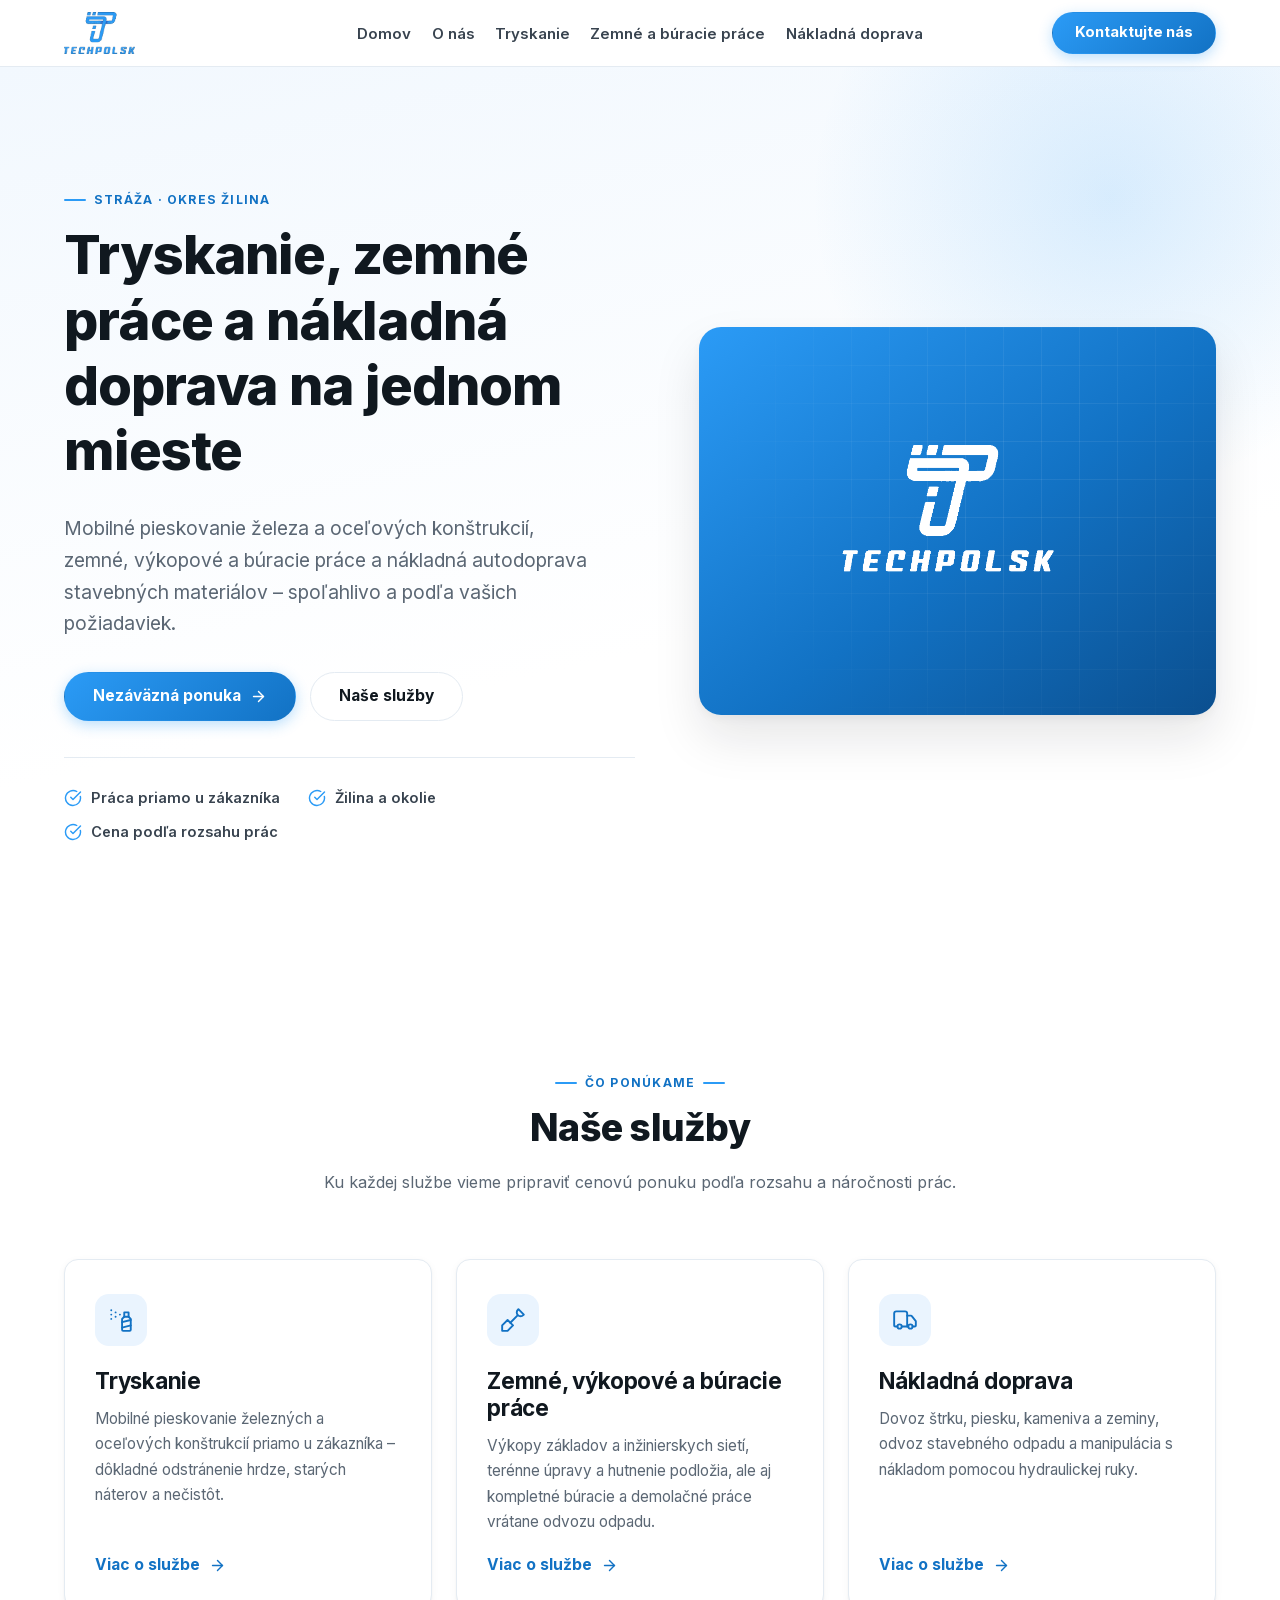
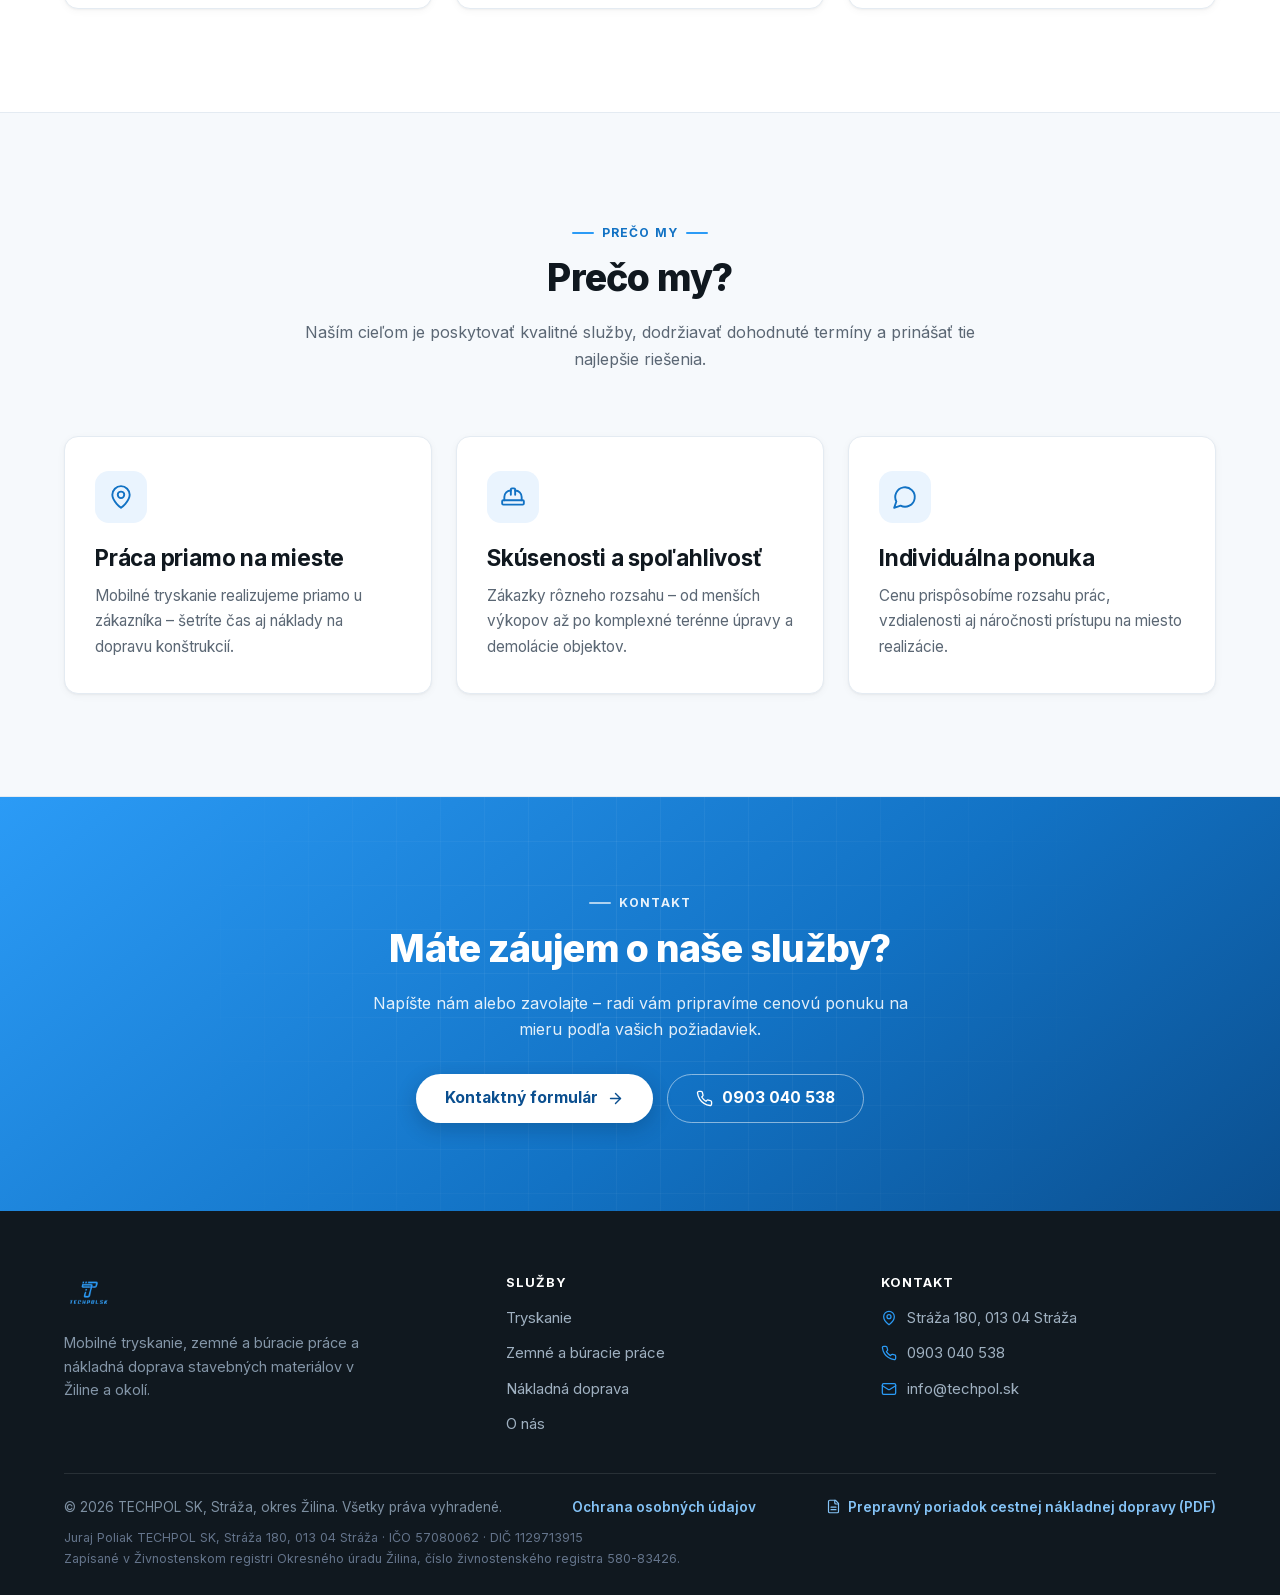
<file: index.html>
<!DOCTYPE html>
<html lang="sk">
<head>
<meta charset="UTF-8" />
<meta name="viewport" content="width=device-width, initial-scale=1.0" />
<title>Tryskanie, zemné práce a doprava Žilina | TECHPOL SK</title>
<meta name="description" content="TECHPOL SK – mobilné tryskanie železa, zemné, výkopové a búracie práce, nákladná doprava stavebných materiálov s hydraulickou rukou. Stráža, okres Žilina." />
<link rel="icon" href="/assets/img/logo.png" />
<link rel="preload" href="/assets/fonts/inter-400-latin.woff2" as="font" type="font/woff2" crossorigin>
<link rel="preload" href="/assets/fonts/inter-700-latin.woff2" as="font" type="font/woff2" crossorigin>
<link rel="stylesheet" href="/assets/fonts/inter.css">
<link rel="stylesheet" href="/assets/css/style.css" />
<link rel="canonical" href="https://techpol.sk/" />
<meta property="og:type" content="website" />
<meta property="og:site_name" content="TECHPOL SK" />
<meta property="og:locale" content="sk_SK" />
<meta property="og:title" content="Tryskanie, zemné práce a doprava Žilina | TECHPOL SK" />
<meta property="og:description" content="TECHPOL SK – mobilné tryskanie železa, zemné, výkopové a búracie práce, nákladná doprava stavebných materiálov s hydraulickou rukou. Stráža, okres Žilina." />
<meta property="og:url" content="https://techpol.sk/" />
<meta property="og:image" content="https://techpol.sk/assets/img/logo.png" />
<meta name="twitter:card" content="summary" />
<script type="application/ld+json">
{
  "@context": "https://schema.org",
  "@type": "LocalBusiness",
  "@id": "https://techpol.sk/#business",
  "name": "TECHPOL SK",
  "legalName": "Juraj Poliak TECHPOL SK",
  "url": "https://techpol.sk/",
  "logo": "https://techpol.sk/assets/img/logo.png",
  "image": "https://techpol.sk/assets/img/logo.png",
  "description": "TECHPOL SK – mobilné tryskanie železa, zemné, výkopové a búracie práce a nákladná doprava stavebných materiálov s hydraulickou rukou. Stráža, okres Žilina.",
  "telephone": "+421903040538",
  "email": "info@techpol.sk",
  "address": {
    "@type": "PostalAddress",
    "streetAddress": "Stráža 180",
    "addressLocality": "Stráža",
    "postalCode": "013 04",
    "addressRegion": "Žilinský kraj",
    "addressCountry": "SK"
  },
  "geo": {
    "@type": "GeoCoordinates",
    "latitude": 49.2303532,
    "longitude": 18.9212791
  },
  "openingHoursSpecification": [
    {
      "@type": "OpeningHoursSpecification",
      "dayOfWeek": ["Monday", "Tuesday", "Wednesday", "Thursday", "Friday"],
      "opens": "07:30",
      "closes": "17:30"
    },
    {
      "@type": "OpeningHoursSpecification",
      "dayOfWeek": ["Saturday", "Sunday"],
      "opens": "00:00",
      "closes": "00:00"
    }
  ],
  "hasMap": "https://www.google.com/maps?cid=10256948576564983116",
  "sameAs": [
    "https://www.google.com/maps?cid=10256948576564983116"
  ],
  "taxID": "1129713915",
  "identifier": {
    "@type": "PropertyValue",
    "name": "IČO",
    "value": "57080062"
  },
  "areaServed": [
    {
      "@type": "City",
      "name": "Žilina"
    },
    {
      "@type": "AdministrativeArea",
      "name": "Žilinský kraj"
    }
  ],
  "hasOfferCatalog": {
    "@type": "OfferCatalog",
    "name": "Služby TECHPOL SK",
    "itemListElement": [
      {
        "@type": "Offer",
        "itemOffered": {
          "@type": "Service",
          "name": "Tryskanie – mobilné pieskovanie železa",
          "url": "https://techpol.sk/sluzby/tryskanie/"
        }
      },
      {
        "@type": "Offer",
        "itemOffered": {
          "@type": "Service",
          "name": "Zemné, výkopové a búracie práce",
          "url": "https://techpol.sk/sluzby/zemne-vykopove-buracie-prace/"
        }
      },
      {
        "@type": "Offer",
        "itemOffered": {
          "@type": "Service",
          "name": "Nákladná doprava stavebných materiálov",
          "url": "https://techpol.sk/sluzby/nakladna-doprava/"
        }
      }
    ]
  }
}
</script>
<script type="application/ld+json">
{
  "@context": "https://schema.org",
  "@type": "WebSite",
  "@id": "https://techpol.sk/#website",
  "name": "TECHPOL SK",
  "alternateName": "TECHPOL",
  "url": "https://techpol.sk/",
  "inLanguage": "sk-SK",
  "publisher": {
    "@id": "https://techpol.sk/#business"
  }
}
</script>
</head>
<body>

<header class="site-header">
  <nav class="nav">
    <a href="/" class="brand" aria-label="TECHPOL SK – domovská stránka">
      <img src="/assets/img/logo.png" alt="TECHPOL SK logo" />
    </a>
    <ul class="nav-links">
      <li><a href="/">Domov</a></li>
      <li><a href="/o-nas/">O nás</a></li>
      <li><a href="/sluzby/tryskanie/">Tryskanie</a></li>
      <li><a href="/sluzby/zemne-vykopove-buracie-prace/">Zemné a búracie práce</a></li>
      <li><a href="/sluzby/nakladna-doprava/">Nákladná doprava</a></li>
    </ul>
    <div class="nav-right">
      <a href="/kontakt/" class="btn btn-primary nav-cta">Kontaktujte nás</a>
      <button class="nav-toggle" aria-label="Otvoriť menu" aria-expanded="false">
      <span></span><span></span><span></span>
    </button>
    </div>
  </nav>
</header>

<main>

<section class="hero">
  <div class="container hero-grid">
    <div class="hero-copy">
      <span class="eyebrow">Stráža · okres Žilina</span>
      <h1>Tryskanie, zemné práce a nákladná doprava na jednom mieste</h1>
      <p class="lead">Mobilné pieskovanie železa a oceľových konštrukcií, zemné, výkopové a búracie práce a nákladná autodoprava stavebných materiálov – spoľahlivo a podľa vašich požiadaviek.</p>
      <div class="hero-actions">
        <a href="/kontakt/" class="btn btn-primary">
          Nezáväzná ponuka
          <svg viewBox="0 0 24 24" fill="none" stroke="currentColor" stroke-width="2" stroke-linecap="round" stroke-linejoin="round" aria-hidden="true"><path d="M5 12h14"/><path d="m12 5 7 7-7 7"/></svg>
        </a>
        <a href="#sluzby" class="btn btn-outline">Naše služby</a>
      </div>
      <ul class="hero-meta">
        <li>
          <svg viewBox="0 0 24 24" fill="none" stroke="currentColor" stroke-width="1.9" stroke-linecap="round" stroke-linejoin="round" aria-hidden="true"><path d="M21.801 10A10 10 0 1 1 17 3.335"/><path d="m9 11 3 3L22 4"/></svg>
          Práca priamo u zákazníka
        </li>
        <li>
          <svg viewBox="0 0 24 24" fill="none" stroke="currentColor" stroke-width="1.9" stroke-linecap="round" stroke-linejoin="round" aria-hidden="true"><path d="M21.801 10A10 10 0 1 1 17 3.335"/><path d="m9 11 3 3L22 4"/></svg>
          Žilina a okolie
        </li>
        <li>
          <svg viewBox="0 0 24 24" fill="none" stroke="currentColor" stroke-width="1.9" stroke-linecap="round" stroke-linejoin="round" aria-hidden="true"><path d="M21.801 10A10 10 0 1 1 17 3.335"/><path d="m9 11 3 3L22 4"/></svg>
          Cena podľa rozsahu prác
        </li>
      </ul>
    </div>
    <div class="hero-art">
      <img src="/assets/img/logo-transparent.png" alt="TECHPOL SK" />
    </div>
  </div>
</section>

<section class="section" id="sluzby">
  <div class="container">
    <div class="section-head reveal">
      <span class="eyebrow">Čo ponúkame</span>
      <h2>Naše služby</h2>
      <p>Ku každej službe vieme pripraviť cenovú ponuku podľa rozsahu a náročnosti prác.</p>
    </div>

    <div class="card-grid">
      <article class="card reveal">
        <div class="card-icon">
          <svg viewBox="0 0 24 24" fill="none" stroke="currentColor" stroke-width="1.75" stroke-linecap="round" stroke-linejoin="round" aria-hidden="true"><path d="M3 3h.01"/><path d="M7 5h.01"/><path d="M11 7h.01"/><path d="M3 7h.01"/><path d="M7 9h.01"/><path d="M3 11h.01"/><rect width="4" height="4" x="15" y="5"/><path d="m19 9 2 2v10c0 .6-.4 1-1 1h-6c-.6 0-1-.4-1-1V11l2-2"/><path d="m13 14 8-2"/><path d="m13 19 8-2"/></svg>
        </div>
        <h3>Tryskanie</h3>
        <p>Mobilné pieskovanie železných a oceľových konštrukcií priamo u zákazníka – dôkladné odstránenie hrdze, starých náterov a nečistôt.</p>
        <a href="/sluzby/tryskanie/" class="btn btn-ghost">
          Viac o službe
          <svg viewBox="0 0 24 24" fill="none" stroke="currentColor" stroke-width="2" stroke-linecap="round" stroke-linejoin="round" aria-hidden="true"><path d="M5 12h14"/><path d="m12 5 7 7-7 7"/></svg>
        </a>
      </article>

      <article class="card reveal">
        <div class="card-icon">
          <svg viewBox="0 0 24 24" fill="none" stroke="currentColor" stroke-width="1.75" stroke-linecap="round" stroke-linejoin="round" aria-hidden="true"><path d="M2 22v-5l5-5 5 5-5 5z"/><path d="M9.5 14.5 16 8"/><path d="m17 2 5 5-.5.5a3.53 3.53 0 0 1-5 0 3.53 3.53 0 0 1 0-5L17 2"/></svg>
        </div>
        <h3>Zemné, výkopové a búracie práce</h3>
        <p>Výkopy základov a inžinierskych sietí, terénne úpravy a hutnenie podložia, ale aj kompletné búracie a demolačné práce vrátane odvozu odpadu.</p>
        <a href="/sluzby/zemne-vykopove-buracie-prace/" class="btn btn-ghost">
          Viac o službe
          <svg viewBox="0 0 24 24" fill="none" stroke="currentColor" stroke-width="2" stroke-linecap="round" stroke-linejoin="round" aria-hidden="true"><path d="M5 12h14"/><path d="m12 5 7 7-7 7"/></svg>
        </a>
      </article>

      <article class="card reveal">
        <div class="card-icon">
          <svg viewBox="0 0 24 24" fill="none" stroke="currentColor" stroke-width="1.75" stroke-linecap="round" stroke-linejoin="round" aria-hidden="true"><path d="M14 18V6a2 2 0 0 0-2-2H4a2 2 0 0 0-2 2v11a1 1 0 0 0 1 1h2"/><path d="M15 18H9"/><path d="M19 18h2a1 1 0 0 0 1-1v-3.65a1 1 0 0 0-.22-.624l-3.48-4.35A1 1 0 0 0 17.52 8H14"/><circle cx="17" cy="18" r="2"/><circle cx="7" cy="18" r="2"/></svg>
        </div>
        <h3>Nákladná doprava</h3>
        <p>Dovoz štrku, piesku, kameniva a zeminy, odvoz stavebného odpadu a manipulácia s nákladom pomocou hydraulickej ruky.</p>
        <a href="/sluzby/nakladna-doprava/" class="btn btn-ghost">
          Viac o službe
          <svg viewBox="0 0 24 24" fill="none" stroke="currentColor" stroke-width="2" stroke-linecap="round" stroke-linejoin="round" aria-hidden="true"><path d="M5 12h14"/><path d="m12 5 7 7-7 7"/></svg>
        </a>
      </article>
    </div>
  </div>
</section>

<section class="section section--soft">
  <div class="container">
    <div class="section-head reveal">
      <span class="eyebrow">Prečo my</span>
      <h2>Prečo my?</h2>
      <p>Naším cieľom je poskytovať kvalitné služby, dodržiavať dohodnuté termíny a prinášať tie najlepšie riešenia.</p>
    </div>

    <div class="card-grid">
      <article class="card reveal">
        <div class="card-icon">
          <svg viewBox="0 0 24 24" fill="none" stroke="currentColor" stroke-width="1.75" stroke-linecap="round" stroke-linejoin="round" aria-hidden="true"><path d="M20 10c0 6-8 12-8 12s-8-6-8-12a8 8 0 0 1 16 0Z"/><circle cx="12" cy="10" r="3"/></svg>
        </div>
        <h3>Práca priamo na mieste</h3>
        <p>Mobilné tryskanie realizujeme priamo u zákazníka – šetríte čas aj náklady na dopravu konštrukcií.</p>
      </article>

      <article class="card reveal">
        <div class="card-icon">
          <svg viewBox="0 0 24 24" fill="none" stroke="currentColor" stroke-width="1.75" stroke-linecap="round" stroke-linejoin="round" aria-hidden="true"><path d="M2 18a1 1 0 0 0 1 1h18a1 1 0 0 0 1-1v-2a1 1 0 0 0-1-1H3a1 1 0 0 0-1 1v2z"/><path d="M10 10V5a1 1 0 0 1 1-1h2a1 1 0 0 1 1 1v5"/><path d="M4 15v-3a6 6 0 0 1 6-6"/><path d="M14 6a6 6 0 0 1 6 6v3"/></svg>
        </div>
        <h3>Skúsenosti a spoľahlivosť</h3>
        <p>Zákazky rôzneho rozsahu – od menších výkopov až po komplexné terénne úpravy a demolácie objektov.</p>
      </article>

      <article class="card reveal">
        <div class="card-icon">
          <svg viewBox="0 0 24 24" fill="none" stroke="currentColor" stroke-width="1.75" stroke-linecap="round" stroke-linejoin="round" aria-hidden="true"><path d="M7.9 20A9 9 0 1 0 4 16.1L2 22Z"/></svg>
        </div>
        <h3>Individuálna ponuka</h3>
        <p>Cenu prispôsobíme rozsahu prác, vzdialenosti aj náročnosti prístupu na miesto realizácie.</p>
      </article>
    </div>
  </div>
</section>

<section class="cta-band">
  <div class="container">
    <span class="eyebrow">Kontakt</span>
    <h2>Máte záujem o naše služby?</h2>
    <p>Napíšte nám alebo zavolajte – radi vám pripravíme cenovú ponuku na mieru podľa vašich požiadaviek.</p>
    <div class="cta-actions">
      <a href="/kontakt/" class="btn btn-primary">
        Kontaktný formulár
        <svg viewBox="0 0 24 24" fill="none" stroke="currentColor" stroke-width="2" stroke-linecap="round" stroke-linejoin="round" aria-hidden="true"><path d="M5 12h14"/><path d="m12 5 7 7-7 7"/></svg>
      </a>
      <a href="tel:+421903040538" class="btn btn-outline">
        <svg viewBox="0 0 24 24" fill="none" stroke="currentColor" stroke-width="1.9" stroke-linecap="round" stroke-linejoin="round" aria-hidden="true"><path d="M22 16.92v3a2 2 0 0 1-2.18 2 19.79 19.79 0 0 1-8.63-3.07 19.5 19.5 0 0 1-6-6 19.79 19.79 0 0 1-3.07-8.67A2 2 0 0 1 4.11 2h3a2 2 0 0 1 2 1.72 12.84 12.84 0 0 0 .7 2.81 2 2 0 0 1-.45 2.11L8.09 9.91a16 16 0 0 0 6 6l1.27-1.27a2 2 0 0 1 2.11-.45 12.84 12.84 0 0 0 2.81.7A2 2 0 0 1 22 16.92Z"/></svg>
        0903 040 538
      </a>
    </div>
  </div>
</section>

</main>

<footer class="site-footer">
  <div class="container">
    <div class="footer-grid">
      <div class="footer-brand">
        <img src="/assets/img/logo-transparent.png" alt="TECHPOL SK logo" />
        <p>Mobilné tryskanie, zemné a búracie práce a nákladná doprava stavebných materiálov v Žiline a okolí.</p>
      </div>

      <div class="footer-col">
        <h4>Služby</h4>
        <ul>
          <li><a href="/sluzby/tryskanie/">Tryskanie</a></li>
          <li><a href="/sluzby/zemne-vykopove-buracie-prace/">Zemné a búracie práce</a></li>
          <li><a href="/sluzby/nakladna-doprava/">Nákladná doprava</a></li>
          <li><a href="/o-nas/">O nás</a></li>
        </ul>
      </div>

      <div class="footer-col">
        <h4>Kontakt</h4>
        <ul>
          <li class="contact-line">
            <svg viewBox="0 0 24 24" fill="none" stroke="currentColor" stroke-width="1.9" stroke-linecap="round" stroke-linejoin="round" aria-hidden="true"><path d="M20 10c0 6-8 12-8 12s-8-6-8-12a8 8 0 0 1 16 0Z"/><circle cx="12" cy="10" r="3"/></svg>
            Stráža 180, 013 04 Stráža
          </li>
          <li class="contact-line">
            <svg viewBox="0 0 24 24" fill="none" stroke="currentColor" stroke-width="1.9" stroke-linecap="round" stroke-linejoin="round" aria-hidden="true"><path d="M22 16.92v3a2 2 0 0 1-2.18 2 19.79 19.79 0 0 1-8.63-3.07 19.5 19.5 0 0 1-6-6 19.79 19.79 0 0 1-3.07-8.67A2 2 0 0 1 4.11 2h3a2 2 0 0 1 2 1.72 12.84 12.84 0 0 0 .7 2.81 2 2 0 0 1-.45 2.11L8.09 9.91a16 16 0 0 0 6 6l1.27-1.27a2 2 0 0 1 2.11-.45 12.84 12.84 0 0 0 2.81.7A2 2 0 0 1 22 16.92Z"/></svg>
            <a href="tel:+421903040538">0903 040 538</a>
          </li>
          <li class="contact-line">
            <svg viewBox="0 0 24 24" fill="none" stroke="currentColor" stroke-width="1.9" stroke-linecap="round" stroke-linejoin="round" aria-hidden="true"><rect width="20" height="16" x="2" y="4" rx="2"/><path d="m22 7-8.97 5.7a1.94 1.94 0 0 1-2.06 0L2 7"/></svg>
            <a href="mailto:info@techpol.sk">info@techpol.sk</a>
          </li>
        </ul>
      </div>
    </div>

    <div class="footer-bottom">
      <span>&copy; 2026 TECHPOL SK, Stráža, okres Žilina. Všetky práva vyhradené.</span>
      <a class="footer-privacy" href="/ochrana-osobnych-udajov/">Ochrana osobných údajov</a>
      <p class="footer-legal">
        Juraj Poliak TECHPOL SK, Stráža 180, 013 04 Stráža &middot; IČO 57080062 &middot; DIČ 1129713915<br />
        Zapísané v Živnostenskom registri Okresného úradu Žilina, číslo živnostenského registra 580-83426.
      </p>
      <a href="/dokumenty/prepravny-poriadok.pdf" target="_blank" rel="noopener">
        <svg viewBox="0 0 24 24" fill="none" stroke="currentColor" stroke-width="1.9" stroke-linecap="round" stroke-linejoin="round" aria-hidden="true"><path d="M15 2H6a2 2 0 0 0-2 2v16a2 2 0 0 0 2 2h12a2 2 0 0 0 2-2V7Z"/><path d="M14 2v4a2 2 0 0 0 2 2h4"/><path d="M16 13H8"/><path d="M16 17H8"/></svg>
        Prepravný poriadok cestnej nákladnej dopravy (PDF)
      </a>
    </div>
  </div>
</footer>

<script src="/assets/js/script.js"></script>
</body>
</html>
</file>
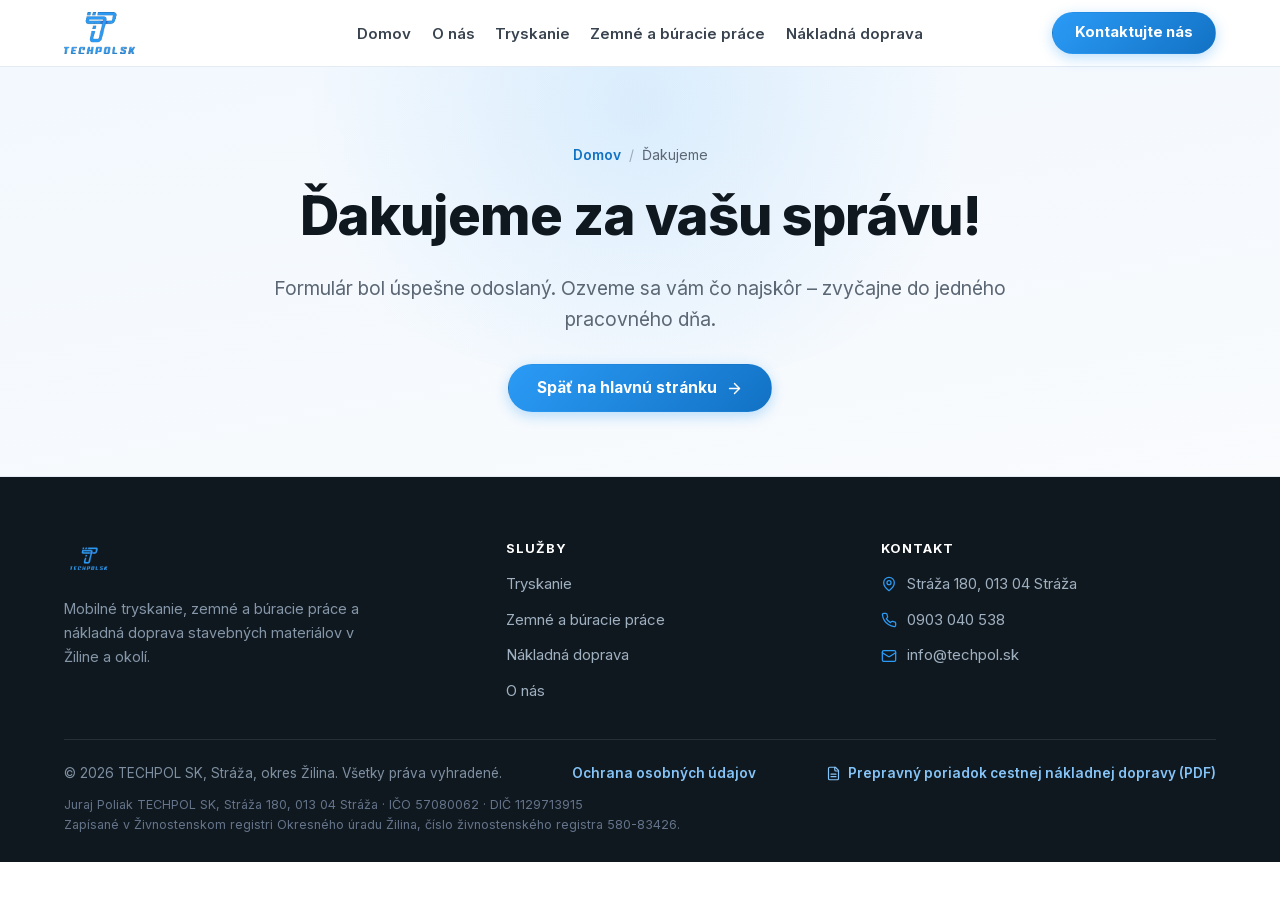
<file: dakujeme/index.html>
<!DOCTYPE html>
<html lang="sk">
<head>
<meta charset="UTF-8" />
<meta name="viewport" content="width=device-width, initial-scale=1.0" />
<title>Ďakujeme za správu | TECHPOL SK</title>
<meta name="description" content="Vaša správa bola úspešne odoslaná. Ozveme sa vám čo najskôr." />
<link rel="icon" href="/assets/img/logo.png" />
<link rel="preload" href="/assets/fonts/inter-400-latin.woff2" as="font" type="font/woff2" crossorigin>
<link rel="preload" href="/assets/fonts/inter-700-latin.woff2" as="font" type="font/woff2" crossorigin>
<link rel="stylesheet" href="/assets/fonts/inter.css">
<link rel="stylesheet" href="/assets/css/style.css" />
<meta name="robots" content="noindex" />
<link rel="canonical" href="https://techpol.sk/dakujeme/" />
<meta property="og:type" content="website" />
<meta property="og:site_name" content="TECHPOL SK" />
<meta property="og:locale" content="sk_SK" />
<meta property="og:title" content="Ďakujeme za správu | TECHPOL SK" />
<meta property="og:description" content="Vaša správa bola úspešne odoslaná." />
<meta property="og:url" content="https://techpol.sk/dakujeme/" />
<meta property="og:image" content="https://techpol.sk/assets/img/logo.png" />
<meta name="twitter:card" content="summary" />
</head>
<body>

<header class="site-header">
  <nav class="nav">
    <a href="/" class="brand" aria-label="TECHPOL SK – domovská stránka">
      <img src="/assets/img/logo.png" alt="TECHPOL SK logo" />
    </a>
    <ul class="nav-links">
      <li><a href="/">Domov</a></li>
      <li><a href="/o-nas/">O nás</a></li>
      <li><a href="/sluzby/tryskanie/">Tryskanie</a></li>
      <li><a href="/sluzby/zemne-vykopove-buracie-prace/">Zemné a búracie práce</a></li>
      <li><a href="/sluzby/nakladna-doprava/">Nákladná doprava</a></li>
    </ul>
    <div class="nav-right">
      <a href="/kontakt/" class="btn btn-primary nav-cta">Kontaktujte nás</a>
      <button class="nav-toggle" aria-label="Otvoriť menu" aria-expanded="false">
      <span></span><span></span><span></span>
    </button>
    </div>
  </nav>
</header>

<main>

<section class="page-hero">
  <div class="container">
    <div class="breadcrumb"><a href="/">Domov</a><span>/</span>Ďakujeme</div>
    <h1>Ďakujeme za vašu správu!</h1>
    <p class="lead">Formulár bol úspešne odoslaný. Ozveme sa vám čo najskôr – zvyčajne do jedného pracovného dňa.</p>
    <div class="block-cta" style="margin-top: 28px;">
      <a href="/" class="btn btn-primary">
        Späť na hlavnú stránku
        <svg viewBox="0 0 24 24" fill="none" stroke="currentColor" stroke-width="2" stroke-linecap="round" stroke-linejoin="round" aria-hidden="true"><path d="M5 12h14"/><path d="m12 5 7 7-7 7"/></svg>
      </a>
    </div>
  </div>
</section>

</main>

<footer class="site-footer">
  <div class="container">
    <div class="footer-grid">
      <div class="footer-brand">
        <img src="/assets/img/logo-transparent.png" alt="TECHPOL SK logo" />
        <p>Mobilné tryskanie, zemné a búracie práce a nákladná doprava stavebných materiálov v Žiline a okolí.</p>
      </div>

      <div class="footer-col">
        <h4>Služby</h4>
        <ul>
          <li><a href="/sluzby/tryskanie/">Tryskanie</a></li>
          <li><a href="/sluzby/zemne-vykopove-buracie-prace/">Zemné a búracie práce</a></li>
          <li><a href="/sluzby/nakladna-doprava/">Nákladná doprava</a></li>
          <li><a href="/o-nas/">O nás</a></li>
        </ul>
      </div>

      <div class="footer-col">
        <h4>Kontakt</h4>
        <ul>
          <li class="contact-line">
            <svg viewBox="0 0 24 24" fill="none" stroke="currentColor" stroke-width="1.9" stroke-linecap="round" stroke-linejoin="round" aria-hidden="true"><path d="M20 10c0 6-8 12-8 12s-8-6-8-12a8 8 0 0 1 16 0Z"/><circle cx="12" cy="10" r="3"/></svg>
            Stráža 180, 013 04 Stráža
          </li>
          <li class="contact-line">
            <svg viewBox="0 0 24 24" fill="none" stroke="currentColor" stroke-width="1.9" stroke-linecap="round" stroke-linejoin="round" aria-hidden="true"><path d="M22 16.92v3a2 2 0 0 1-2.18 2 19.79 19.79 0 0 1-8.63-3.07 19.5 19.5 0 0 1-6-6 19.79 19.79 0 0 1-3.07-8.67A2 2 0 0 1 4.11 2h3a2 2 0 0 1 2 1.72 12.84 12.84 0 0 0 .7 2.81 2 2 0 0 1-.45 2.11L8.09 9.91a16 16 0 0 0 6 6l1.27-1.27a2 2 0 0 1 2.11-.45 12.84 12.84 0 0 0 2.81.7A2 2 0 0 1 22 16.92Z"/></svg>
            <a href="tel:+421903040538">0903 040 538</a>
          </li>
          <li class="contact-line">
            <svg viewBox="0 0 24 24" fill="none" stroke="currentColor" stroke-width="1.9" stroke-linecap="round" stroke-linejoin="round" aria-hidden="true"><rect width="20" height="16" x="2" y="4" rx="2"/><path d="m22 7-8.97 5.7a1.94 1.94 0 0 1-2.06 0L2 7"/></svg>
            <a href="mailto:info@techpol.sk">info@techpol.sk</a>
          </li>
        </ul>
      </div>
    </div>

    <div class="footer-bottom">
      <span>&copy; 2026 TECHPOL SK, Stráža, okres Žilina. Všetky práva vyhradené.</span>
      <a class="footer-privacy" href="/ochrana-osobnych-udajov/">Ochrana osobných údajov</a>
      <p class="footer-legal">
        Juraj Poliak TECHPOL SK, Stráža 180, 013 04 Stráža &middot; IČO 57080062 &middot; DIČ 1129713915<br />
        Zapísané v Živnostenskom registri Okresného úradu Žilina, číslo živnostenského registra 580-83426.
      </p>
      <a href="/dokumenty/prepravny-poriadok.pdf" target="_blank" rel="noopener">
        <svg viewBox="0 0 24 24" fill="none" stroke="currentColor" stroke-width="1.9" stroke-linecap="round" stroke-linejoin="round" aria-hidden="true"><path d="M15 2H6a2 2 0 0 0-2 2v16a2 2 0 0 0 2 2h12a2 2 0 0 0 2-2V7Z"/><path d="M14 2v4a2 2 0 0 0 2 2h4"/><path d="M16 13H8"/><path d="M16 17H8"/></svg>
        Prepravný poriadok cestnej nákladnej dopravy (PDF)
      </a>
    </div>
  </div>
</footer>

<script src="/assets/js/script.js"></script>
</body>
</html>
</file>
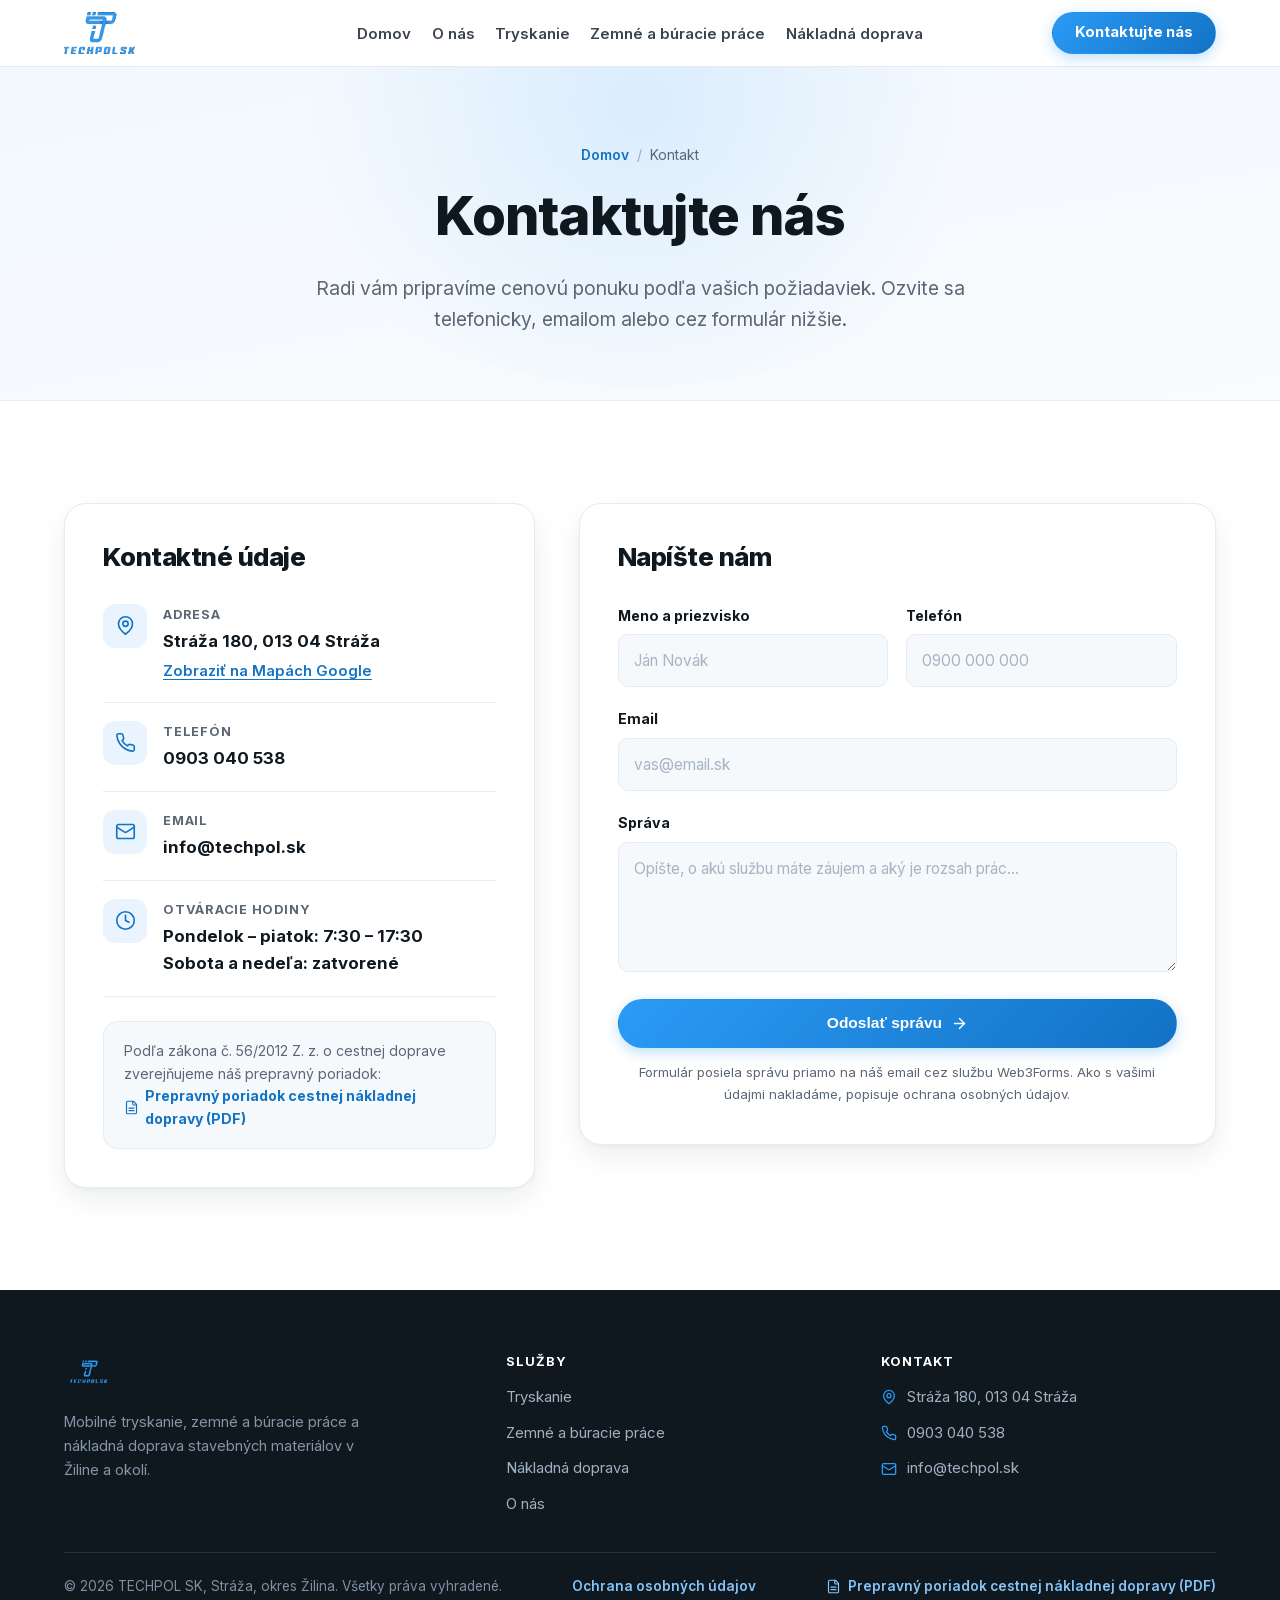
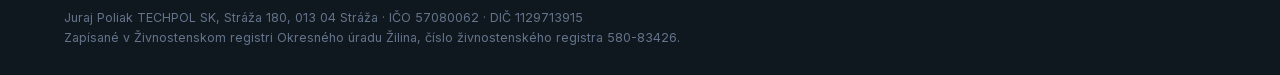
<file: kontakt/index.html>
<!DOCTYPE html>
<html lang="sk">
<head>
<meta charset="UTF-8" />
<meta name="viewport" content="width=device-width, initial-scale=1.0" />
<title>Kontakt | TECHPOL SK</title>
<meta name="description" content="Kontaktujte TECHPOL SK – Stráža 180, 013 04 Stráža, okres Žilina. Telefón 0903 040 538, email info@techpol.sk, kontaktný formulár." />
<link rel="icon" href="/assets/img/logo.png" />
<link rel="preload" href="/assets/fonts/inter-400-latin.woff2" as="font" type="font/woff2" crossorigin>
<link rel="preload" href="/assets/fonts/inter-700-latin.woff2" as="font" type="font/woff2" crossorigin>
<link rel="stylesheet" href="/assets/fonts/inter.css">
<link rel="stylesheet" href="/assets/css/style.css" />
<link rel="canonical" href="https://techpol.sk/kontakt/" />
<meta property="og:type" content="website" />
<meta property="og:site_name" content="TECHPOL SK" />
<meta property="og:locale" content="sk_SK" />
<meta property="og:title" content="Kontakt | TECHPOL SK" />
<meta property="og:description" content="Kontaktujte TECHPOL SK – Stráža 180, 013 04 Stráža, okres Žilina. Telefón 0903 040 538, email info@techpol.sk, kontaktný formulár." />
<meta property="og:url" content="https://techpol.sk/kontakt/" />
<meta property="og:image" content="https://techpol.sk/assets/img/logo.png" />
<meta name="twitter:card" content="summary" />
<script type="application/ld+json">
{
  "@context": "https://schema.org",
  "@type": "BreadcrumbList",
  "itemListElement": [
    {
      "@type": "ListItem",
      "position": 1,
      "name": "Domov",
      "item": "https://techpol.sk/"
    },
    {
      "@type": "ListItem",
      "position": 2,
      "name": "Kontakt",
      "item": "https://techpol.sk/kontakt/"
    }
  ]
}
</script>
<script type="application/ld+json">
{
  "@context": "https://schema.org",
  "@type": "ContactPage",
  "url": "https://techpol.sk/kontakt/",
  "mainEntity": {
    "@type": "LocalBusiness",
    "@id": "https://techpol.sk/#business",
    "name": "TECHPOL SK",
    "legalName": "Juraj Poliak TECHPOL SK",
    "url": "https://techpol.sk/",
    "image": "https://techpol.sk/assets/img/logo.png",
    "telephone": "+421903040538",
    "email": "info@techpol.sk",
    "address": {
      "@type": "PostalAddress",
      "streetAddress": "Stráža 180",
      "addressLocality": "Stráža",
      "postalCode": "013 04",
      "addressRegion": "Žilinský kraj",
      "addressCountry": "SK"
    },
    "geo": {
      "@type": "GeoCoordinates",
      "latitude": 49.2303532,
      "longitude": 18.9212791
    },
    "hasMap": "https://www.google.com/maps?cid=10256948576564983116",
    "sameAs": [
      "https://www.google.com/maps?cid=10256948576564983116"
    ]
  }
}
</script>
</head>
<body>

<header class="site-header">
  <nav class="nav">
    <a href="/" class="brand" aria-label="TECHPOL SK – domovská stránka">
      <img src="/assets/img/logo.png" alt="TECHPOL SK logo" />
    </a>
    <ul class="nav-links">
      <li><a href="/">Domov</a></li>
      <li><a href="/o-nas/">O nás</a></li>
      <li><a href="/sluzby/tryskanie/">Tryskanie</a></li>
      <li><a href="/sluzby/zemne-vykopove-buracie-prace/">Zemné a búracie práce</a></li>
      <li><a href="/sluzby/nakladna-doprava/">Nákladná doprava</a></li>
    </ul>
    <div class="nav-right">
      <a href="/kontakt/" class="btn btn-primary nav-cta">Kontaktujte nás</a>
      <button class="nav-toggle" aria-label="Otvoriť menu" aria-expanded="false">
      <span></span><span></span><span></span>
    </button>
    </div>
  </nav>
</header>

<main>

<section class="page-hero">
  <div class="container">
    <div class="breadcrumb"><a href="/">Domov</a><span>/</span>Kontakt</div>
    <h1>Kontaktujte nás</h1>
    <p class="lead">Radi vám pripravíme cenovú ponuku podľa vašich požiadaviek. Ozvite sa telefonicky, emailom alebo cez formulár nižšie.</p>
  </div>
</section>

<section class="section">
  <div class="container contact-grid">

    <div class="contact-info reveal">
      <h2>Kontaktné údaje</h2>

      <div class="contact-item">
        <span class="icon">
          <svg viewBox="0 0 24 24" fill="none" stroke="currentColor" stroke-width="1.85" stroke-linecap="round" stroke-linejoin="round" aria-hidden="true"><path d="M20 10c0 6-8 12-8 12s-8-6-8-12a8 8 0 0 1 16 0Z"/><circle cx="12" cy="10" r="3"/></svg>
        </span>
        <div>
          <strong>Adresa</strong>
          <span class="value">Stráža 180, 013 04 Stráža</span>
          <a class="map-link" href="https://maps.app.goo.gl/sgXqztLrJqZVECrE8" target="_blank" rel="noopener">Zobraziť na Mapách Google</a>
        </div>
      </div>

      <div class="contact-item">
        <span class="icon">
          <svg viewBox="0 0 24 24" fill="none" stroke="currentColor" stroke-width="1.85" stroke-linecap="round" stroke-linejoin="round" aria-hidden="true"><path d="M22 16.92v3a2 2 0 0 1-2.18 2 19.79 19.79 0 0 1-8.63-3.07 19.5 19.5 0 0 1-6-6 19.79 19.79 0 0 1-3.07-8.67A2 2 0 0 1 4.11 2h3a2 2 0 0 1 2 1.72 12.84 12.84 0 0 0 .7 2.81 2 2 0 0 1-.45 2.11L8.09 9.91a16 16 0 0 0 6 6l1.27-1.27a2 2 0 0 1 2.11-.45 12.84 12.84 0 0 0 2.81.7A2 2 0 0 1 22 16.92Z"/></svg>
        </span>
        <div>
          <strong>Telefón</strong>
          <a href="tel:+421903040538">0903 040 538</a>
        </div>
      </div>

      <div class="contact-item">
        <span class="icon">
          <svg viewBox="0 0 24 24" fill="none" stroke="currentColor" stroke-width="1.85" stroke-linecap="round" stroke-linejoin="round" aria-hidden="true"><rect width="20" height="16" x="2" y="4" rx="2"/><path d="m22 7-8.97 5.7a1.94 1.94 0 0 1-2.06 0L2 7"/></svg>
        </span>
        <div>
          <strong>Email</strong>
          <a href="mailto:info@techpol.sk">info@techpol.sk</a>
        </div>
      </div>

      <div class="contact-item">
        <span class="icon">
          <svg viewBox="0 0 24 24" fill="none" stroke="currentColor" stroke-width="1.85" stroke-linecap="round" stroke-linejoin="round" aria-hidden="true"><circle cx="12" cy="12" r="10"/><path d="M12 6v6l4 2"/></svg>
        </span>
        <div>
          <strong>Otváracie hodiny</strong>
          <span class="value">Pondelok – piatok: 7:30 – 17:30</span>
          <span class="value value-muted">Sobota a nedeľa: zatvorené</span>
        </div>
      </div>

      <div class="legal-note">
        Podľa zákona č. 56/2012 Z. z. o cestnej doprave zverejňujeme náš prepravný poriadok:<br />
        <a href="/dokumenty/prepravny-poriadok.pdf" target="_blank" rel="noopener">
          <svg viewBox="0 0 24 24" fill="none" stroke="currentColor" stroke-width="1.9" stroke-linecap="round" stroke-linejoin="round" aria-hidden="true"><path d="M15 2H6a2 2 0 0 0-2 2v16a2 2 0 0 0 2 2h12a2 2 0 0 0 2-2V7Z"/><path d="M14 2v4a2 2 0 0 0 2 2h4"/><path d="M16 13H8"/><path d="M16 17H8"/></svg>
          Prepravný poriadok cestnej nákladnej dopravy (PDF)
        </a>
      </div>
    </div>

    <div class="form-card reveal">
      <h2>Napíšte nám</h2>
      <form action="https://api.web3forms.com/submit" method="POST">
        <input type="hidden" name="access_key" value="520a7f97-23de-4d09-a503-8af3a688f3a0" />
        <input type="hidden" name="subject" value="Nová správa z formulára TECHPOL SK" />
        <input type="hidden" name="redirect" value="https://techpol.sk/dakujeme/" />
        <input type="checkbox" name="botcheck" style="display:none" tabindex="-1" autocomplete="off" />

        <div class="form-row">
          <div class="field">
            <label for="name">Meno a priezvisko</label>
            <input type="text" id="name" name="name" required placeholder="Ján Novák" />
          </div>
          <div class="field">
            <label for="phone">Telefón</label>
            <input type="tel" id="phone" name="phone" placeholder="0900 000 000" />
          </div>
        </div>

        <div class="field">
          <label for="email">Email</label>
          <input type="email" id="email" name="email" required placeholder="vas@email.sk" />
        </div>

        <div class="field">
          <label for="message">Správa</label>
          <textarea id="message" name="message" required placeholder="Opíšte, o akú službu máte záujem a aký je rozsah prác..."></textarea>
        </div>

        <button type="submit" class="btn btn-primary">
          Odoslať správu
          <svg viewBox="0 0 24 24" fill="none" stroke="currentColor" stroke-width="2" stroke-linecap="round" stroke-linejoin="round" aria-hidden="true"><path d="M5 12h14"/><path d="m12 5 7 7-7 7"/></svg>
        </button>
        <p class="form-note">Formulár posiela správu priamo na náš email cez službu Web3Forms. Ako s vašimi údajmi nakladáme, popisuje <a href="/ochrana-osobnych-udajov/">ochrana osobných údajov</a>.</p>
      </form>
    </div>

  </div>
</section>

</main>

<footer class="site-footer">
  <div class="container">
    <div class="footer-grid">
      <div class="footer-brand">
        <img src="/assets/img/logo-transparent.png" alt="TECHPOL SK logo" />
        <p>Mobilné tryskanie, zemné a búracie práce a nákladná doprava stavebných materiálov v Žiline a okolí.</p>
      </div>

      <div class="footer-col">
        <h4>Služby</h4>
        <ul>
          <li><a href="/sluzby/tryskanie/">Tryskanie</a></li>
          <li><a href="/sluzby/zemne-vykopove-buracie-prace/">Zemné a búracie práce</a></li>
          <li><a href="/sluzby/nakladna-doprava/">Nákladná doprava</a></li>
          <li><a href="/o-nas/">O nás</a></li>
        </ul>
      </div>

      <div class="footer-col">
        <h4>Kontakt</h4>
        <ul>
          <li class="contact-line">
            <svg viewBox="0 0 24 24" fill="none" stroke="currentColor" stroke-width="1.9" stroke-linecap="round" stroke-linejoin="round" aria-hidden="true"><path d="M20 10c0 6-8 12-8 12s-8-6-8-12a8 8 0 0 1 16 0Z"/><circle cx="12" cy="10" r="3"/></svg>
            Stráža 180, 013 04 Stráža
          </li>
          <li class="contact-line">
            <svg viewBox="0 0 24 24" fill="none" stroke="currentColor" stroke-width="1.9" stroke-linecap="round" stroke-linejoin="round" aria-hidden="true"><path d="M22 16.92v3a2 2 0 0 1-2.18 2 19.79 19.79 0 0 1-8.63-3.07 19.5 19.5 0 0 1-6-6 19.79 19.79 0 0 1-3.07-8.67A2 2 0 0 1 4.11 2h3a2 2 0 0 1 2 1.72 12.84 12.84 0 0 0 .7 2.81 2 2 0 0 1-.45 2.11L8.09 9.91a16 16 0 0 0 6 6l1.27-1.27a2 2 0 0 1 2.11-.45 12.84 12.84 0 0 0 2.81.7A2 2 0 0 1 22 16.92Z"/></svg>
            <a href="tel:+421903040538">0903 040 538</a>
          </li>
          <li class="contact-line">
            <svg viewBox="0 0 24 24" fill="none" stroke="currentColor" stroke-width="1.9" stroke-linecap="round" stroke-linejoin="round" aria-hidden="true"><rect width="20" height="16" x="2" y="4" rx="2"/><path d="m22 7-8.97 5.7a1.94 1.94 0 0 1-2.06 0L2 7"/></svg>
            <a href="mailto:info@techpol.sk">info@techpol.sk</a>
          </li>
        </ul>
      </div>
    </div>

    <div class="footer-bottom">
      <span>&copy; 2026 TECHPOL SK, Stráža, okres Žilina. Všetky práva vyhradené.</span>
      <a class="footer-privacy" href="/ochrana-osobnych-udajov/">Ochrana osobných údajov</a>
      <p class="footer-legal">
        Juraj Poliak TECHPOL SK, Stráža 180, 013 04 Stráža &middot; IČO 57080062 &middot; DIČ 1129713915<br />
        Zapísané v Živnostenskom registri Okresného úradu Žilina, číslo živnostenského registra 580-83426.
      </p>
      <a href="/dokumenty/prepravny-poriadok.pdf" target="_blank" rel="noopener">
        <svg viewBox="0 0 24 24" fill="none" stroke="currentColor" stroke-width="1.9" stroke-linecap="round" stroke-linejoin="round" aria-hidden="true"><path d="M15 2H6a2 2 0 0 0-2 2v16a2 2 0 0 0 2 2h12a2 2 0 0 0 2-2V7Z"/><path d="M14 2v4a2 2 0 0 0 2 2h4"/><path d="M16 13H8"/><path d="M16 17H8"/></svg>
        Prepravný poriadok cestnej nákladnej dopravy (PDF)
      </a>
    </div>
  </div>
</footer>

<script src="/assets/js/script.js"></script>
</body>
</html>
</file>
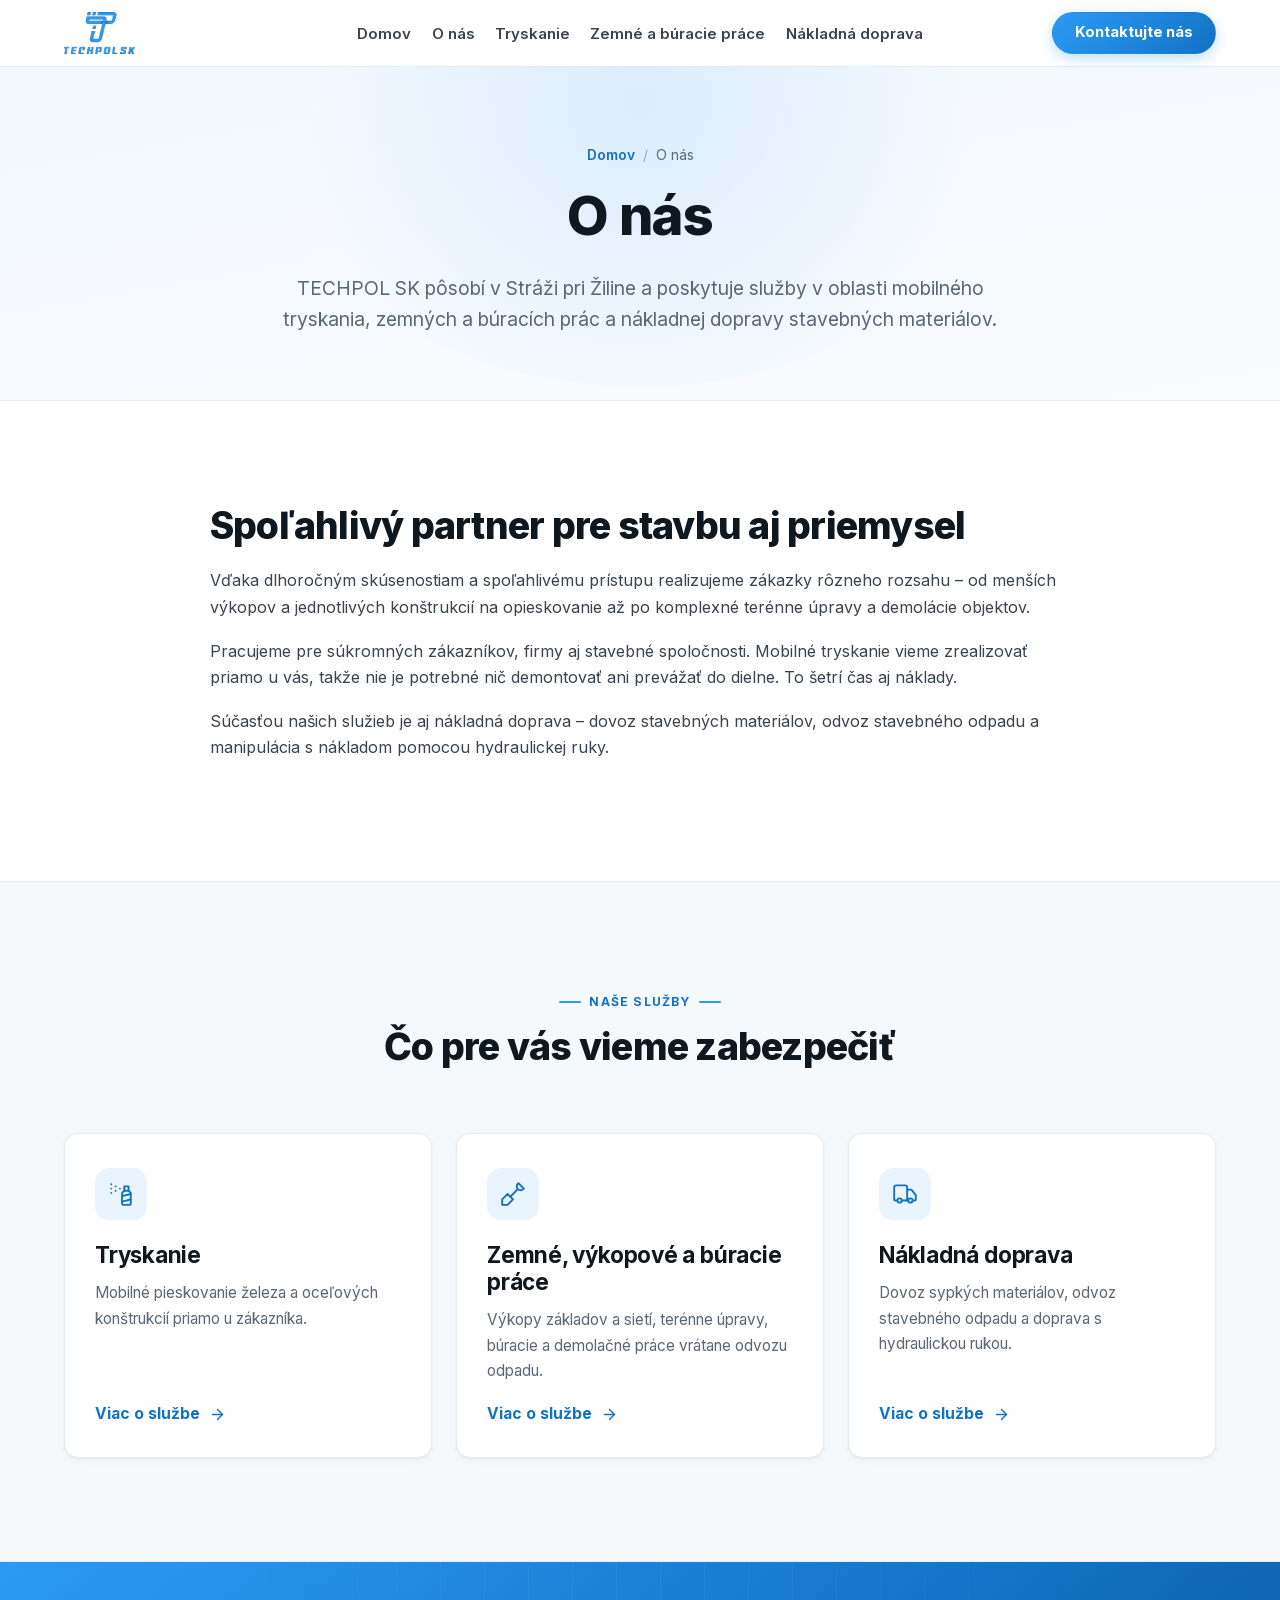
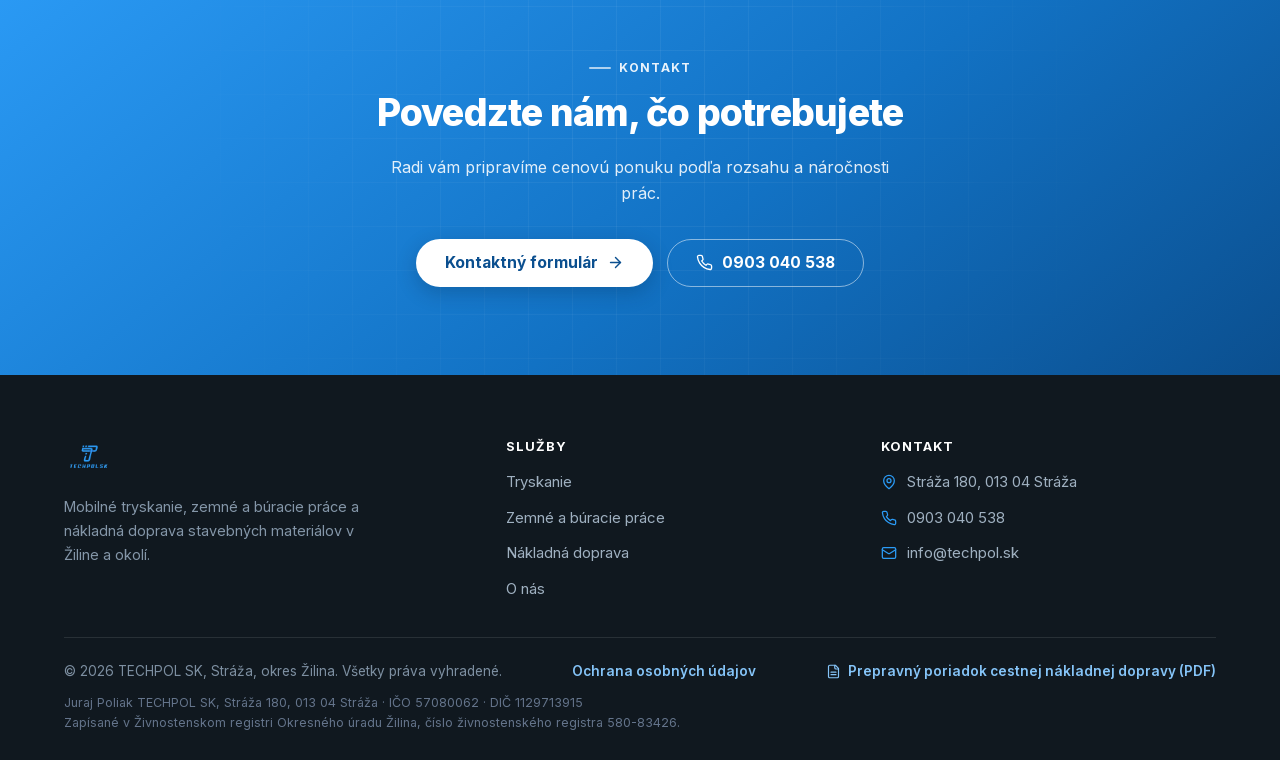
<file: o-nas/index.html>
<!DOCTYPE html>
<html lang="sk">
<head>
<meta charset="UTF-8" />
<meta name="viewport" content="width=device-width, initial-scale=1.0" />
<title>O nás | TECHPOL SK</title>
<meta name="description" content="TECHPOL SK – mobilné tryskanie, zemné a búracie práce, nákladná doprava. Pôsobíme v Stráži pri Žiline." />
<link rel="icon" href="/assets/img/logo.png" />
<link rel="preload" href="/assets/fonts/inter-400-latin.woff2" as="font" type="font/woff2" crossorigin>
<link rel="preload" href="/assets/fonts/inter-700-latin.woff2" as="font" type="font/woff2" crossorigin>
<link rel="stylesheet" href="/assets/fonts/inter.css">
<link rel="stylesheet" href="/assets/css/style.css" />
<link rel="canonical" href="https://techpol.sk/o-nas/" />
<meta property="og:type" content="website" />
<meta property="og:site_name" content="TECHPOL SK" />
<meta property="og:locale" content="sk_SK" />
<meta property="og:title" content="O nás | TECHPOL SK" />
<meta property="og:description" content="TECHPOL SK – mobilné tryskanie, zemné a búracie práce, nákladná doprava. Pôsobíme v Stráži pri Žiline." />
<meta property="og:url" content="https://techpol.sk/o-nas/" />
<meta property="og:image" content="https://techpol.sk/assets/img/logo.png" />
<meta name="twitter:card" content="summary" />
<script type="application/ld+json">
{
  "@context": "https://schema.org",
  "@type": "BreadcrumbList",
  "itemListElement": [
    {
      "@type": "ListItem",
      "position": 1,
      "name": "Domov",
      "item": "https://techpol.sk/"
    },
    {
      "@type": "ListItem",
      "position": 2,
      "name": "O nás",
      "item": "https://techpol.sk/o-nas/"
    }
  ]
}
</script>
</head>
<body>

<header class="site-header">
  <nav class="nav">
    <a href="/" class="brand" aria-label="TECHPOL SK – domovská stránka">
      <img src="/assets/img/logo.png" alt="TECHPOL SK logo" />
    </a>
    <ul class="nav-links">
      <li><a href="/">Domov</a></li>
      <li><a href="/o-nas/">O nás</a></li>
      <li><a href="/sluzby/tryskanie/">Tryskanie</a></li>
      <li><a href="/sluzby/zemne-vykopove-buracie-prace/">Zemné a búracie práce</a></li>
      <li><a href="/sluzby/nakladna-doprava/">Nákladná doprava</a></li>
    </ul>
    <div class="nav-right">
      <a href="/kontakt/" class="btn btn-primary nav-cta">Kontaktujte nás</a>
      <button class="nav-toggle" aria-label="Otvoriť menu" aria-expanded="false">
      <span></span><span></span><span></span>
    </button>
    </div>
  </nav>
</header>

<main>

<section class="page-hero">
  <div class="container">
    <div class="breadcrumb"><a href="/">Domov</a><span>/</span>O nás</div>
    <h1>O nás</h1>
    <p class="lead">TECHPOL SK pôsobí v Stráži pri Žiline a poskytuje služby v oblasti mobilného tryskania, zemných a búracích prác a nákladnej dopravy stavebných materiálov.</p>
  </div>
</section>

<section class="section">
  <div class="container">
    <div class="prose reveal">
      <h2>Spoľahlivý partner pre stavbu aj priemysel</h2>
      <p>Vďaka dlhoročným skúsenostiam a spoľahlivému prístupu realizujeme zákazky rôzneho rozsahu – od menších výkopov a jednotlivých konštrukcií na opieskovanie až po komplexné terénne úpravy a demolácie objektov.</p>
      <p>Pracujeme pre súkromných zákazníkov, firmy aj stavebné spoločnosti. Mobilné tryskanie vieme zrealizovať priamo u vás, takže nie je potrebné nič demontovať ani prevážať do dielne. To šetrí čas aj náklady.</p>
      <p>Súčasťou našich služieb je aj nákladná doprava – dovoz stavebných materiálov, odvoz stavebného odpadu a manipulácia s nákladom pomocou hydraulickej ruky.</p>
    </div>
  </div>
</section>

<section class="section section--soft">
  <div class="container">
    <div class="section-head reveal">
      <span class="eyebrow">Naše služby</span>
      <h2>Čo pre vás vieme zabezpečiť</h2>
    </div>

    <div class="card-grid">
      <article class="card reveal">
        <div class="card-icon">
          <svg viewBox="0 0 24 24" fill="none" stroke="currentColor" stroke-width="1.75" stroke-linecap="round" stroke-linejoin="round" aria-hidden="true"><path d="M3 3h.01"/><path d="M7 5h.01"/><path d="M11 7h.01"/><path d="M3 7h.01"/><path d="M7 9h.01"/><path d="M3 11h.01"/><rect width="4" height="4" x="15" y="5"/><path d="m19 9 2 2v10c0 .6-.4 1-1 1h-6c-.6 0-1-.4-1-1V11l2-2"/><path d="m13 14 8-2"/><path d="m13 19 8-2"/></svg>
        </div>
        <h3>Tryskanie</h3>
        <p>Mobilné pieskovanie železa a oceľových konštrukcií priamo u zákazníka.</p>
        <a href="/sluzby/tryskanie/" class="btn btn-ghost">
          Viac o službe
          <svg viewBox="0 0 24 24" fill="none" stroke="currentColor" stroke-width="2" stroke-linecap="round" stroke-linejoin="round" aria-hidden="true"><path d="M5 12h14"/><path d="m12 5 7 7-7 7"/></svg>
        </a>
      </article>

      <article class="card reveal">
        <div class="card-icon">
          <svg viewBox="0 0 24 24" fill="none" stroke="currentColor" stroke-width="1.75" stroke-linecap="round" stroke-linejoin="round" aria-hidden="true"><path d="M2 22v-5l5-5 5 5-5 5z"/><path d="M9.5 14.5 16 8"/><path d="m17 2 5 5-.5.5a3.53 3.53 0 0 1-5 0 3.53 3.53 0 0 1 0-5L17 2"/></svg>
        </div>
        <h3>Zemné, výkopové a búracie práce</h3>
        <p>Výkopy základov a sietí, terénne úpravy, búracie a demolačné práce vrátane odvozu odpadu.</p>
        <a href="/sluzby/zemne-vykopove-buracie-prace/" class="btn btn-ghost">
          Viac o službe
          <svg viewBox="0 0 24 24" fill="none" stroke="currentColor" stroke-width="2" stroke-linecap="round" stroke-linejoin="round" aria-hidden="true"><path d="M5 12h14"/><path d="m12 5 7 7-7 7"/></svg>
        </a>
      </article>

      <article class="card reveal">
        <div class="card-icon">
          <svg viewBox="0 0 24 24" fill="none" stroke="currentColor" stroke-width="1.75" stroke-linecap="round" stroke-linejoin="round" aria-hidden="true"><path d="M14 18V6a2 2 0 0 0-2-2H4a2 2 0 0 0-2 2v11a1 1 0 0 0 1 1h2"/><path d="M15 18H9"/><path d="M19 18h2a1 1 0 0 0 1-1v-3.65a1 1 0 0 0-.22-.624l-3.48-4.35A1 1 0 0 0 17.52 8H14"/><circle cx="17" cy="18" r="2"/><circle cx="7" cy="18" r="2"/></svg>
        </div>
        <h3>Nákladná doprava</h3>
        <p>Dovoz sypkých materiálov, odvoz stavebného odpadu a doprava s hydraulickou rukou.</p>
        <a href="/sluzby/nakladna-doprava/" class="btn btn-ghost">
          Viac o službe
          <svg viewBox="0 0 24 24" fill="none" stroke="currentColor" stroke-width="2" stroke-linecap="round" stroke-linejoin="round" aria-hidden="true"><path d="M5 12h14"/><path d="m12 5 7 7-7 7"/></svg>
        </a>
      </article>
    </div>
  </div>
</section>

<section class="cta-band">
  <div class="container">
    <span class="eyebrow">Kontakt</span>
    <h2>Povedzte nám, čo potrebujete</h2>
    <p>Radi vám pripravíme cenovú ponuku podľa rozsahu a náročnosti prác.</p>
    <div class="cta-actions">
      <a href="/kontakt/" class="btn btn-primary">
        Kontaktný formulár
        <svg viewBox="0 0 24 24" fill="none" stroke="currentColor" stroke-width="2" stroke-linecap="round" stroke-linejoin="round" aria-hidden="true"><path d="M5 12h14"/><path d="m12 5 7 7-7 7"/></svg>
      </a>
      <a href="tel:+421903040538" class="btn btn-outline">
        <svg viewBox="0 0 24 24" fill="none" stroke="currentColor" stroke-width="1.9" stroke-linecap="round" stroke-linejoin="round" aria-hidden="true"><path d="M22 16.92v3a2 2 0 0 1-2.18 2 19.79 19.79 0 0 1-8.63-3.07 19.5 19.5 0 0 1-6-6 19.79 19.79 0 0 1-3.07-8.67A2 2 0 0 1 4.11 2h3a2 2 0 0 1 2 1.72 12.84 12.84 0 0 0 .7 2.81 2 2 0 0 1-.45 2.11L8.09 9.91a16 16 0 0 0 6 6l1.27-1.27a2 2 0 0 1 2.11-.45 12.84 12.84 0 0 0 2.81.7A2 2 0 0 1 22 16.92Z"/></svg>
        0903 040 538
      </a>
    </div>
  </div>
</section>

</main>

<footer class="site-footer">
  <div class="container">
    <div class="footer-grid">
      <div class="footer-brand">
        <img src="/assets/img/logo-transparent.png" alt="TECHPOL SK logo" />
        <p>Mobilné tryskanie, zemné a búracie práce a nákladná doprava stavebných materiálov v Žiline a okolí.</p>
      </div>

      <div class="footer-col">
        <h4>Služby</h4>
        <ul>
          <li><a href="/sluzby/tryskanie/">Tryskanie</a></li>
          <li><a href="/sluzby/zemne-vykopove-buracie-prace/">Zemné a búracie práce</a></li>
          <li><a href="/sluzby/nakladna-doprava/">Nákladná doprava</a></li>
          <li><a href="/o-nas/">O nás</a></li>
        </ul>
      </div>

      <div class="footer-col">
        <h4>Kontakt</h4>
        <ul>
          <li class="contact-line">
            <svg viewBox="0 0 24 24" fill="none" stroke="currentColor" stroke-width="1.9" stroke-linecap="round" stroke-linejoin="round" aria-hidden="true"><path d="M20 10c0 6-8 12-8 12s-8-6-8-12a8 8 0 0 1 16 0Z"/><circle cx="12" cy="10" r="3"/></svg>
            Stráža 180, 013 04 Stráža
          </li>
          <li class="contact-line">
            <svg viewBox="0 0 24 24" fill="none" stroke="currentColor" stroke-width="1.9" stroke-linecap="round" stroke-linejoin="round" aria-hidden="true"><path d="M22 16.92v3a2 2 0 0 1-2.18 2 19.79 19.79 0 0 1-8.63-3.07 19.5 19.5 0 0 1-6-6 19.79 19.79 0 0 1-3.07-8.67A2 2 0 0 1 4.11 2h3a2 2 0 0 1 2 1.72 12.84 12.84 0 0 0 .7 2.81 2 2 0 0 1-.45 2.11L8.09 9.91a16 16 0 0 0 6 6l1.27-1.27a2 2 0 0 1 2.11-.45 12.84 12.84 0 0 0 2.81.7A2 2 0 0 1 22 16.92Z"/></svg>
            <a href="tel:+421903040538">0903 040 538</a>
          </li>
          <li class="contact-line">
            <svg viewBox="0 0 24 24" fill="none" stroke="currentColor" stroke-width="1.9" stroke-linecap="round" stroke-linejoin="round" aria-hidden="true"><rect width="20" height="16" x="2" y="4" rx="2"/><path d="m22 7-8.97 5.7a1.94 1.94 0 0 1-2.06 0L2 7"/></svg>
            <a href="mailto:info@techpol.sk">info@techpol.sk</a>
          </li>
        </ul>
      </div>
    </div>

    <div class="footer-bottom">
      <span>&copy; 2026 TECHPOL SK, Stráža, okres Žilina. Všetky práva vyhradené.</span>
      <a class="footer-privacy" href="/ochrana-osobnych-udajov/">Ochrana osobných údajov</a>
      <p class="footer-legal">
        Juraj Poliak TECHPOL SK, Stráža 180, 013 04 Stráža &middot; IČO 57080062 &middot; DIČ 1129713915<br />
        Zapísané v Živnostenskom registri Okresného úradu Žilina, číslo živnostenského registra 580-83426.
      </p>
      <a href="/dokumenty/prepravny-poriadok.pdf" target="_blank" rel="noopener">
        <svg viewBox="0 0 24 24" fill="none" stroke="currentColor" stroke-width="1.9" stroke-linecap="round" stroke-linejoin="round" aria-hidden="true"><path d="M15 2H6a2 2 0 0 0-2 2v16a2 2 0 0 0 2 2h12a2 2 0 0 0 2-2V7Z"/><path d="M14 2v4a2 2 0 0 0 2 2h4"/><path d="M16 13H8"/><path d="M16 17H8"/></svg>
        Prepravný poriadok cestnej nákladnej dopravy (PDF)
      </a>
    </div>
  </div>
</footer>

<script src="/assets/js/script.js"></script>
</body>
</html>
</file>
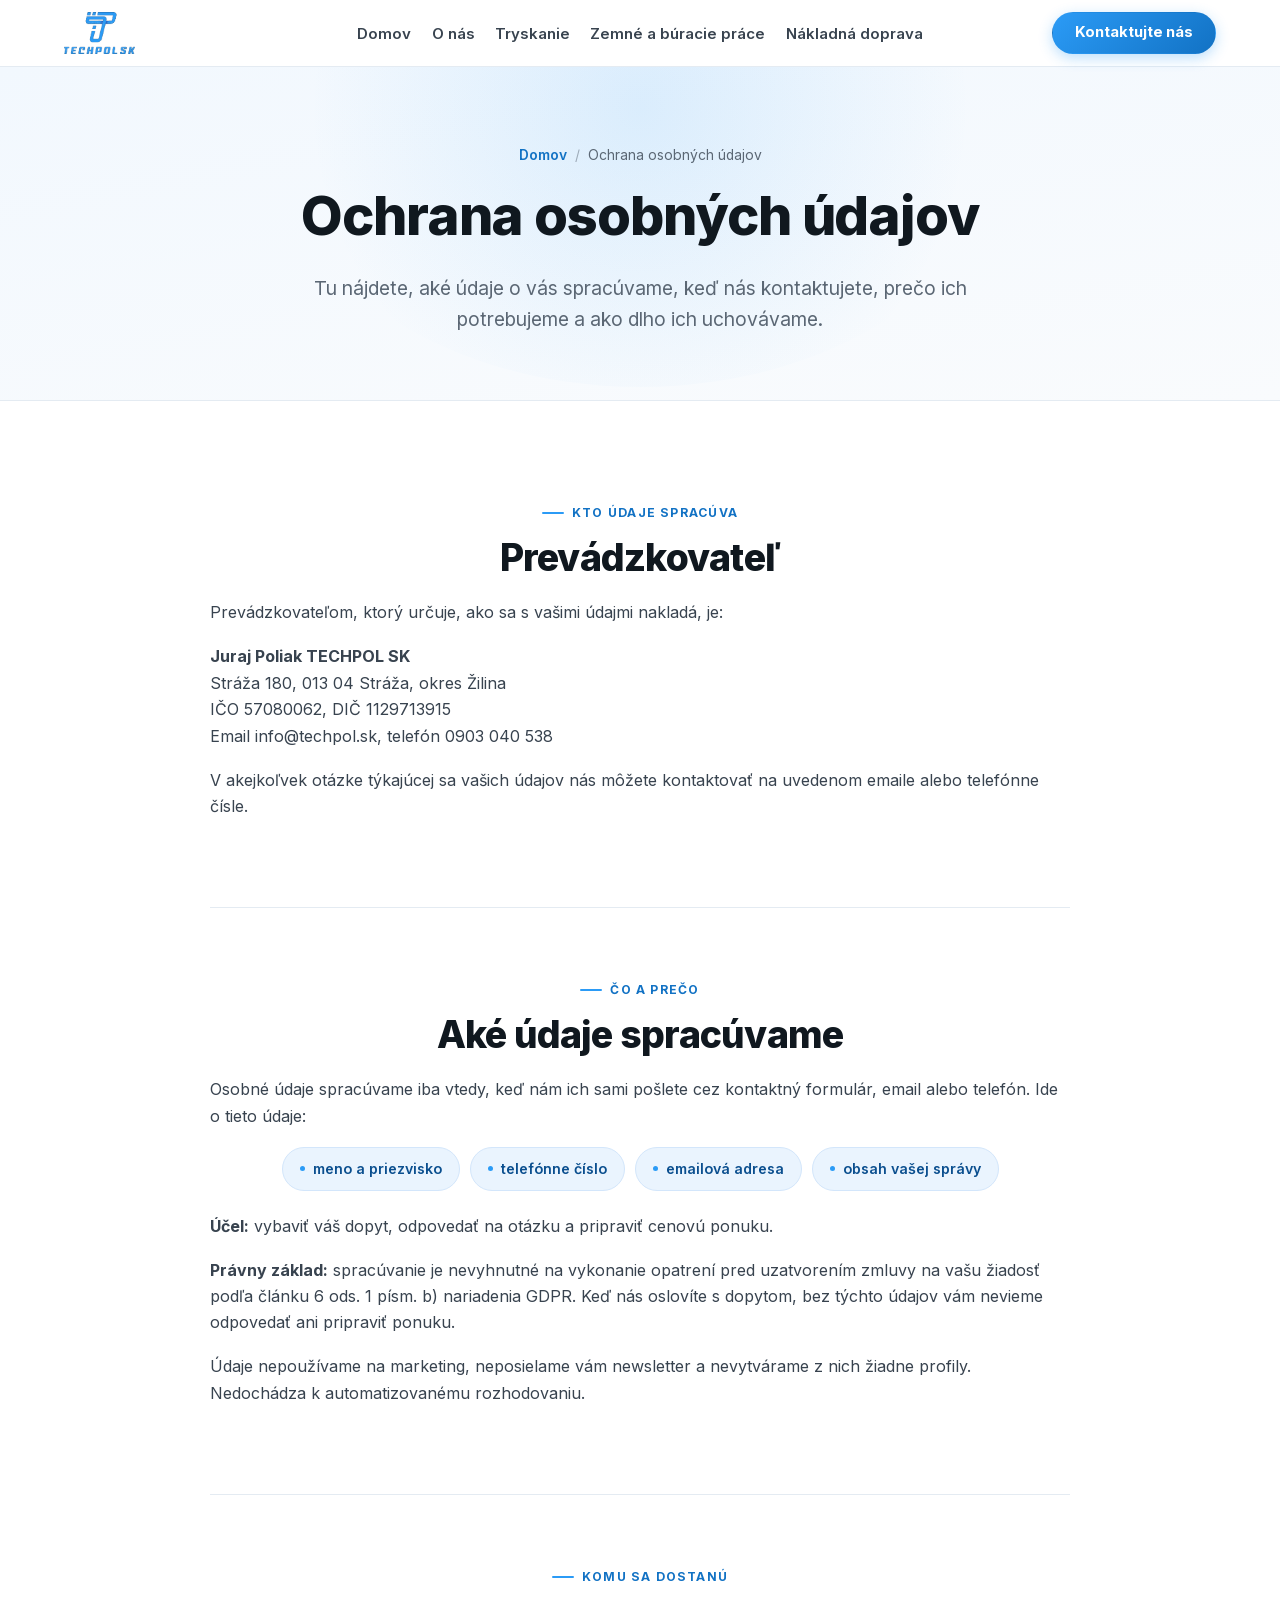
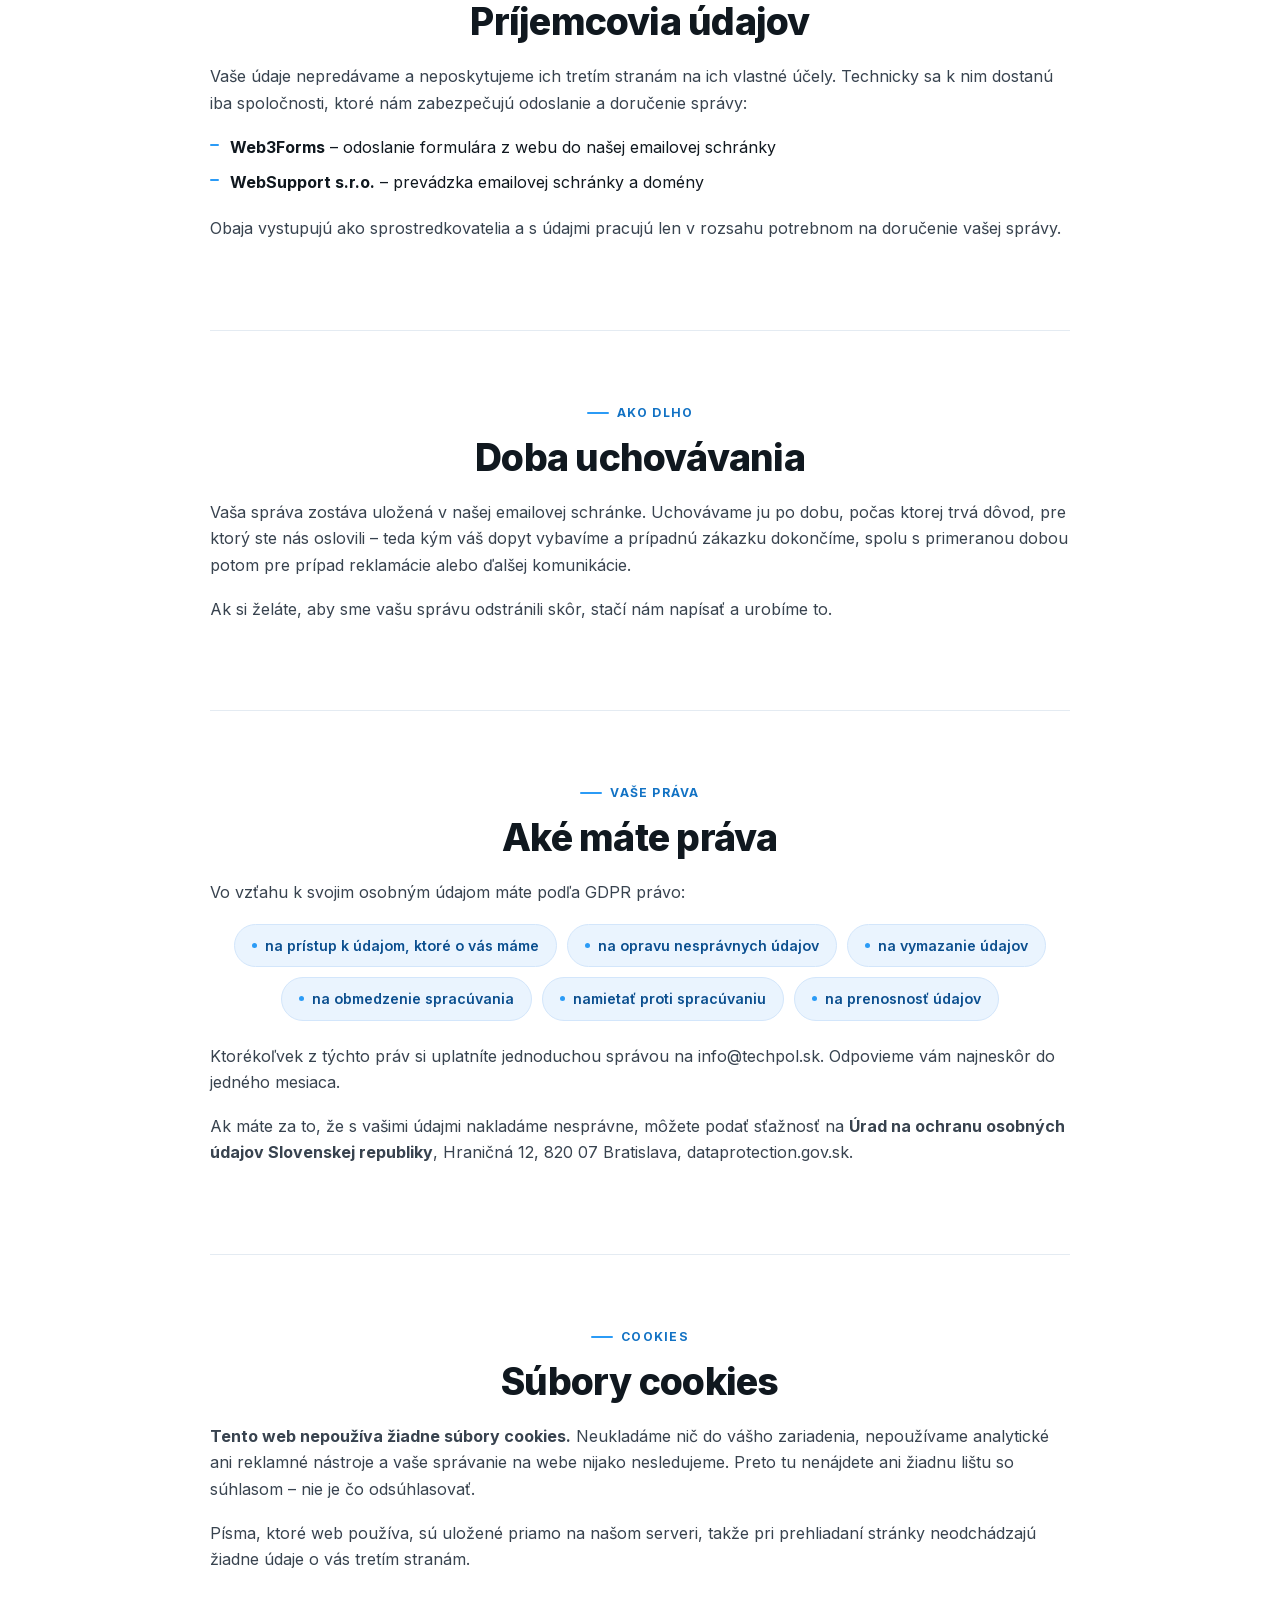
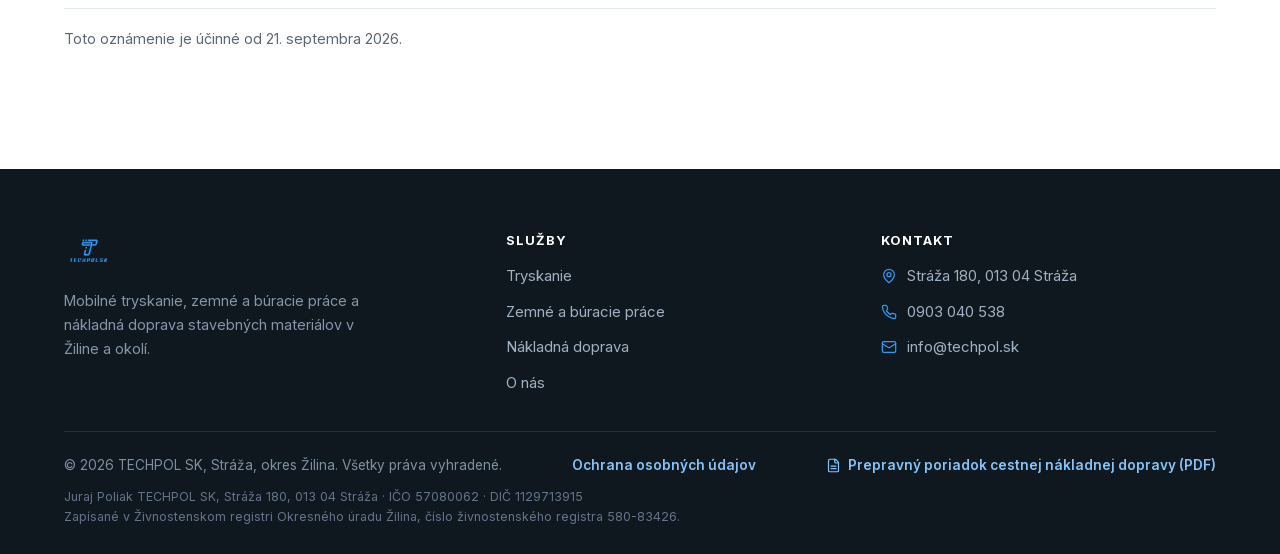
<file: ochrana-osobnych-udajov/index.html>
<!DOCTYPE html>
<html lang="sk">
<head>
<meta charset="UTF-8" />
<meta name="viewport" content="width=device-width, initial-scale=1.0" />
<title>Ochrana osobných údajov | TECHPOL SK</title>
<meta name="description" content="Ako TECHPOL SK spracúva osobné údaje z kontaktného formulára, na aký účel, ako dlho a aké máte práva." />
<link rel="icon" href="/assets/img/logo.png" />
<link rel="preload" href="/assets/fonts/inter-400-latin.woff2" as="font" type="font/woff2" crossorigin>
<link rel="preload" href="/assets/fonts/inter-700-latin.woff2" as="font" type="font/woff2" crossorigin>
<link rel="stylesheet" href="/assets/fonts/inter.css">
<link rel="stylesheet" href="/assets/css/style.css" />
<link rel="canonical" href="https://techpol.sk/ochrana-osobnych-udajov/" />
<meta name="robots" content="index, follow" />
<meta property="og:type" content="website" />
<meta property="og:site_name" content="TECHPOL SK" />
<meta property="og:locale" content="sk_SK" />
<meta property="og:title" content="Ochrana osobných údajov | TECHPOL SK" />
<meta property="og:url" content="https://techpol.sk/ochrana-osobnych-udajov/" />
<meta property="og:image" content="https://techpol.sk/assets/img/logo.png" />
<meta name="twitter:card" content="summary" />
<script type="application/ld+json">
{
  "@context": "https://schema.org",
  "@type": "BreadcrumbList",
  "itemListElement": [
    {
      "@type": "ListItem",
      "position": 1,
      "name": "Domov",
      "item": "https://techpol.sk/"
    },
    {
      "@type": "ListItem",
      "position": 2,
      "name": "Ochrana osobných údajov",
      "item": "https://techpol.sk/ochrana-osobnych-udajov/"
    }
  ]
}
</script>
</head>
<body>

<header class="site-header">
  <nav class="nav">
    <a href="/" class="brand" aria-label="TECHPOL SK – domovská stránka">
      <img src="/assets/img/logo.png" alt="TECHPOL SK logo" />
    </a>
    <ul class="nav-links">
      <li><a href="/">Domov</a></li>
      <li><a href="/o-nas/">O nás</a></li>
      <li><a href="/sluzby/tryskanie/">Tryskanie</a></li>
      <li><a href="/sluzby/zemne-vykopove-buracie-prace/">Zemné a búracie práce</a></li>
      <li><a href="/sluzby/nakladna-doprava/">Nákladná doprava</a></li>
    </ul>
    <div class="nav-right">
      <a href="/kontakt/" class="btn btn-primary nav-cta">Kontaktujte nás</a>
      <button class="nav-toggle" aria-label="Otvoriť menu" aria-expanded="false">
      <span></span><span></span><span></span>
    </button>
    </div>
  </nav>
</header>

<main>

<section class="page-hero">
  <div class="container">
    <div class="breadcrumb"><a href="/">Domov</a><span>/</span>Ochrana osobných údajov</div>
    <h1>Ochrana osobných údajov</h1>
    <p class="lead">Tu nájdete, aké údaje o vás spracúvame, keď nás kontaktujete, prečo ich potrebujeme a ako dlho ich uchovávame.</p>
  </div>
</section>

<section class="section">
  <div class="container">

    <article class="service-block reveal">
      <span class="eyebrow">Kto údaje spracúva</span>
      <h2>Prevádzkovateľ</h2>
      <p>Prevádzkovateľom, ktorý určuje, ako sa s vašimi údajmi nakladá, je:</p>
      <p>
        <strong>Juraj Poliak TECHPOL SK</strong><br />
        Stráža 180, 013 04 Stráža, okres Žilina<br />
        IČO 57080062, DIČ 1129713915<br />
        Email <a href="mailto:info@techpol.sk">info@techpol.sk</a>, telefón <a href="tel:+421903040538">0903 040 538</a>
      </p>
      <p>V akejkoľvek otázke týkajúcej sa vašich údajov nás môžete kontaktovať na uvedenom emaile alebo telefónne čísle.</p>
    </article>

    <article class="service-block reveal">
      <span class="eyebrow">Čo a prečo</span>
      <h2>Aké údaje spracúvame</h2>
      <p>Osobné údaje spracúvame iba vtedy, keď nám ich sami pošlete cez kontaktný formulár, email alebo telefón. Ide o tieto údaje:</p>
      <ul class="tag-list">
        <li>meno a priezvisko</li>
        <li>telefónne číslo</li>
        <li>emailová adresa</li>
        <li>obsah vašej správy</li>
      </ul>
      <p><strong>Účel:</strong> vybaviť váš dopyt, odpovedať na otázku a pripraviť cenovú ponuku.</p>
      <p><strong>Právny základ:</strong> spracúvanie je nevyhnutné na vykonanie opatrení pred uzatvorením zmluvy na vašu žiadosť podľa článku 6 ods. 1 písm. b) nariadenia GDPR. Keď nás oslovíte s dopytom, bez týchto údajov vám nevieme odpovedať ani pripraviť ponuku.</p>
      <p>Údaje nepoužívame na marketing, neposielame vám newsletter a nevytvárame z nich žiadne profily. Nedochádza k automatizovanému rozhodovaniu.</p>
    </article>

    <article class="service-block reveal">
      <span class="eyebrow">Komu sa dostanú</span>
      <h2>Príjemcovia údajov</h2>
      <p>Vaše údaje nepredávame a neposkytujeme ich tretím stranám na ich vlastné účely. Technicky sa k nim dostanú iba spoločnosti, ktoré nám zabezpečujú odoslanie a doručenie správy:</p>
      <ul class="info-list">
        <li><strong>Web3Forms</strong> – odoslanie formulára z webu do našej emailovej schránky</li>
        <li><strong>WebSupport s.r.o.</strong> – prevádzka emailovej schránky a domény</li>
      </ul>
      <p>Obaja vystupujú ako sprostredkovatelia a s údajmi pracujú len v rozsahu potrebnom na doručenie vašej správy.</p>
    </article>

    <article class="service-block reveal">
      <span class="eyebrow">Ako dlho</span>
      <h2>Doba uchovávania</h2>
      <p>Vaša správa zostáva uložená v našej emailovej schránke. Uchovávame ju po dobu, počas ktorej trvá dôvod, pre ktorý ste nás oslovili – teda kým váš dopyt vybavíme a prípadnú zákazku dokončíme, spolu s primeranou dobou potom pre prípad reklamácie alebo ďalšej komunikácie.</p>
      <p>Ak si želáte, aby sme vašu správu odstránili skôr, stačí nám napísať a urobíme to.</p>
    </article>

    <article class="service-block reveal">
      <span class="eyebrow">Vaše práva</span>
      <h2>Aké máte práva</h2>
      <p>Vo vzťahu k svojim osobným údajom máte podľa GDPR právo:</p>
      <ul class="tag-list">
        <li>na prístup k údajom, ktoré o vás máme</li>
        <li>na opravu nesprávnych údajov</li>
        <li>na vymazanie údajov</li>
        <li>na obmedzenie spracúvania</li>
        <li>namietať proti spracúvaniu</li>
        <li>na prenosnosť údajov</li>
      </ul>
      <p>Ktorékoľvek z týchto práv si uplatníte jednoduchou správou na <a href="mailto:info@techpol.sk">info@techpol.sk</a>. Odpovieme vám najneskôr do jedného mesiaca.</p>
      <p>Ak máte za to, že s vašimi údajmi nakladáme nesprávne, môžete podať sťažnosť na <strong>Úrad na ochranu osobných údajov Slovenskej republiky</strong>, Hraničná 12, 820 07 Bratislava, <a href="https://dataprotection.gov.sk" target="_blank" rel="noopener">dataprotection.gov.sk</a>.</p>
    </article>

    <article class="service-block reveal">
      <span class="eyebrow">Cookies</span>
      <h2>Súbory cookies</h2>
      <p><strong>Tento web nepoužíva žiadne súbory cookies.</strong> Neukladáme nič do vášho zariadenia, nepoužívame analytické ani reklamné nástroje a vaše správanie na webe nijako nesledujeme. Preto tu nenájdete ani žiadnu lištu so súhlasom – nie je čo odsúhlasovať.</p>
      <p>Písma, ktoré web používa, sú uložené priamo na našom serveri, takže pri prehliadaní stránky neodchádzajú žiadne údaje o vás tretím stranám.</p>
    </article>

    <p class="footnote">Toto oznámenie je účinné od 21. septembra 2026.</p>

  </div>
</section>

</main>

<footer class="site-footer">
  <div class="container">
    <div class="footer-grid">
      <div class="footer-brand">
        <img src="/assets/img/logo-transparent.png" alt="TECHPOL SK logo" />
        <p>Mobilné tryskanie, zemné a búracie práce a nákladná doprava stavebných materiálov v Žiline a okolí.</p>
      </div>

      <div class="footer-col">
        <h4>Služby</h4>
        <ul>
          <li><a href="/sluzby/tryskanie/">Tryskanie</a></li>
          <li><a href="/sluzby/zemne-vykopove-buracie-prace/">Zemné a búracie práce</a></li>
          <li><a href="/sluzby/nakladna-doprava/">Nákladná doprava</a></li>
          <li><a href="/o-nas/">O nás</a></li>
        </ul>
      </div>

      <div class="footer-col">
        <h4>Kontakt</h4>
        <ul>
          <li class="contact-line">
            <svg viewBox="0 0 24 24" fill="none" stroke="currentColor" stroke-width="1.9" stroke-linecap="round" stroke-linejoin="round" aria-hidden="true"><path d="M20 10c0 6-8 12-8 12s-8-6-8-12a8 8 0 0 1 16 0Z"/><circle cx="12" cy="10" r="3"/></svg>
            Stráža 180, 013 04 Stráža
          </li>
          <li class="contact-line">
            <svg viewBox="0 0 24 24" fill="none" stroke="currentColor" stroke-width="1.9" stroke-linecap="round" stroke-linejoin="round" aria-hidden="true"><path d="M22 16.92v3a2 2 0 0 1-2.18 2 19.79 19.79 0 0 1-8.63-3.07 19.5 19.5 0 0 1-6-6 19.79 19.79 0 0 1-3.07-8.67A2 2 0 0 1 4.11 2h3a2 2 0 0 1 2 1.72 12.84 12.84 0 0 0 .7 2.81 2 2 0 0 1-.45 2.11L8.09 9.91a16 16 0 0 0 6 6l1.27-1.27a2 2 0 0 1 2.11-.45 12.84 12.84 0 0 0 2.81.7A2 2 0 0 1 22 16.92Z"/></svg>
            <a href="tel:+421903040538">0903 040 538</a>
          </li>
          <li class="contact-line">
            <svg viewBox="0 0 24 24" fill="none" stroke="currentColor" stroke-width="1.9" stroke-linecap="round" stroke-linejoin="round" aria-hidden="true"><rect width="20" height="16" x="2" y="4" rx="2"/><path d="m22 7-8.97 5.7a1.94 1.94 0 0 1-2.06 0L2 7"/></svg>
            <a href="mailto:info@techpol.sk">info@techpol.sk</a>
          </li>
        </ul>
      </div>
    </div>

    <div class="footer-bottom">
      <span>&copy; 2026 TECHPOL SK, Stráža, okres Žilina. Všetky práva vyhradené.</span>
      <a class="footer-privacy" href="/ochrana-osobnych-udajov/">Ochrana osobných údajov</a>
      <p class="footer-legal">
        Juraj Poliak TECHPOL SK, Stráža 180, 013 04 Stráža &middot; IČO 57080062 &middot; DIČ 1129713915<br />
        Zapísané v Živnostenskom registri Okresného úradu Žilina, číslo živnostenského registra 580-83426.
      </p>
      <a href="/dokumenty/prepravny-poriadok.pdf" target="_blank" rel="noopener">
        <svg viewBox="0 0 24 24" fill="none" stroke="currentColor" stroke-width="1.9" stroke-linecap="round" stroke-linejoin="round" aria-hidden="true"><path d="M15 2H6a2 2 0 0 0-2 2v16a2 2 0 0 0 2 2h12a2 2 0 0 0 2-2V7Z"/><path d="M14 2v4a2 2 0 0 0 2 2h4"/><path d="M16 13H8"/><path d="M16 17H8"/></svg>
        Prepravný poriadok cestnej nákladnej dopravy (PDF)
      </a>
    </div>
  </div>
</footer>

<script src="/assets/js/script.js"></script>
</body>
</html>
</file>
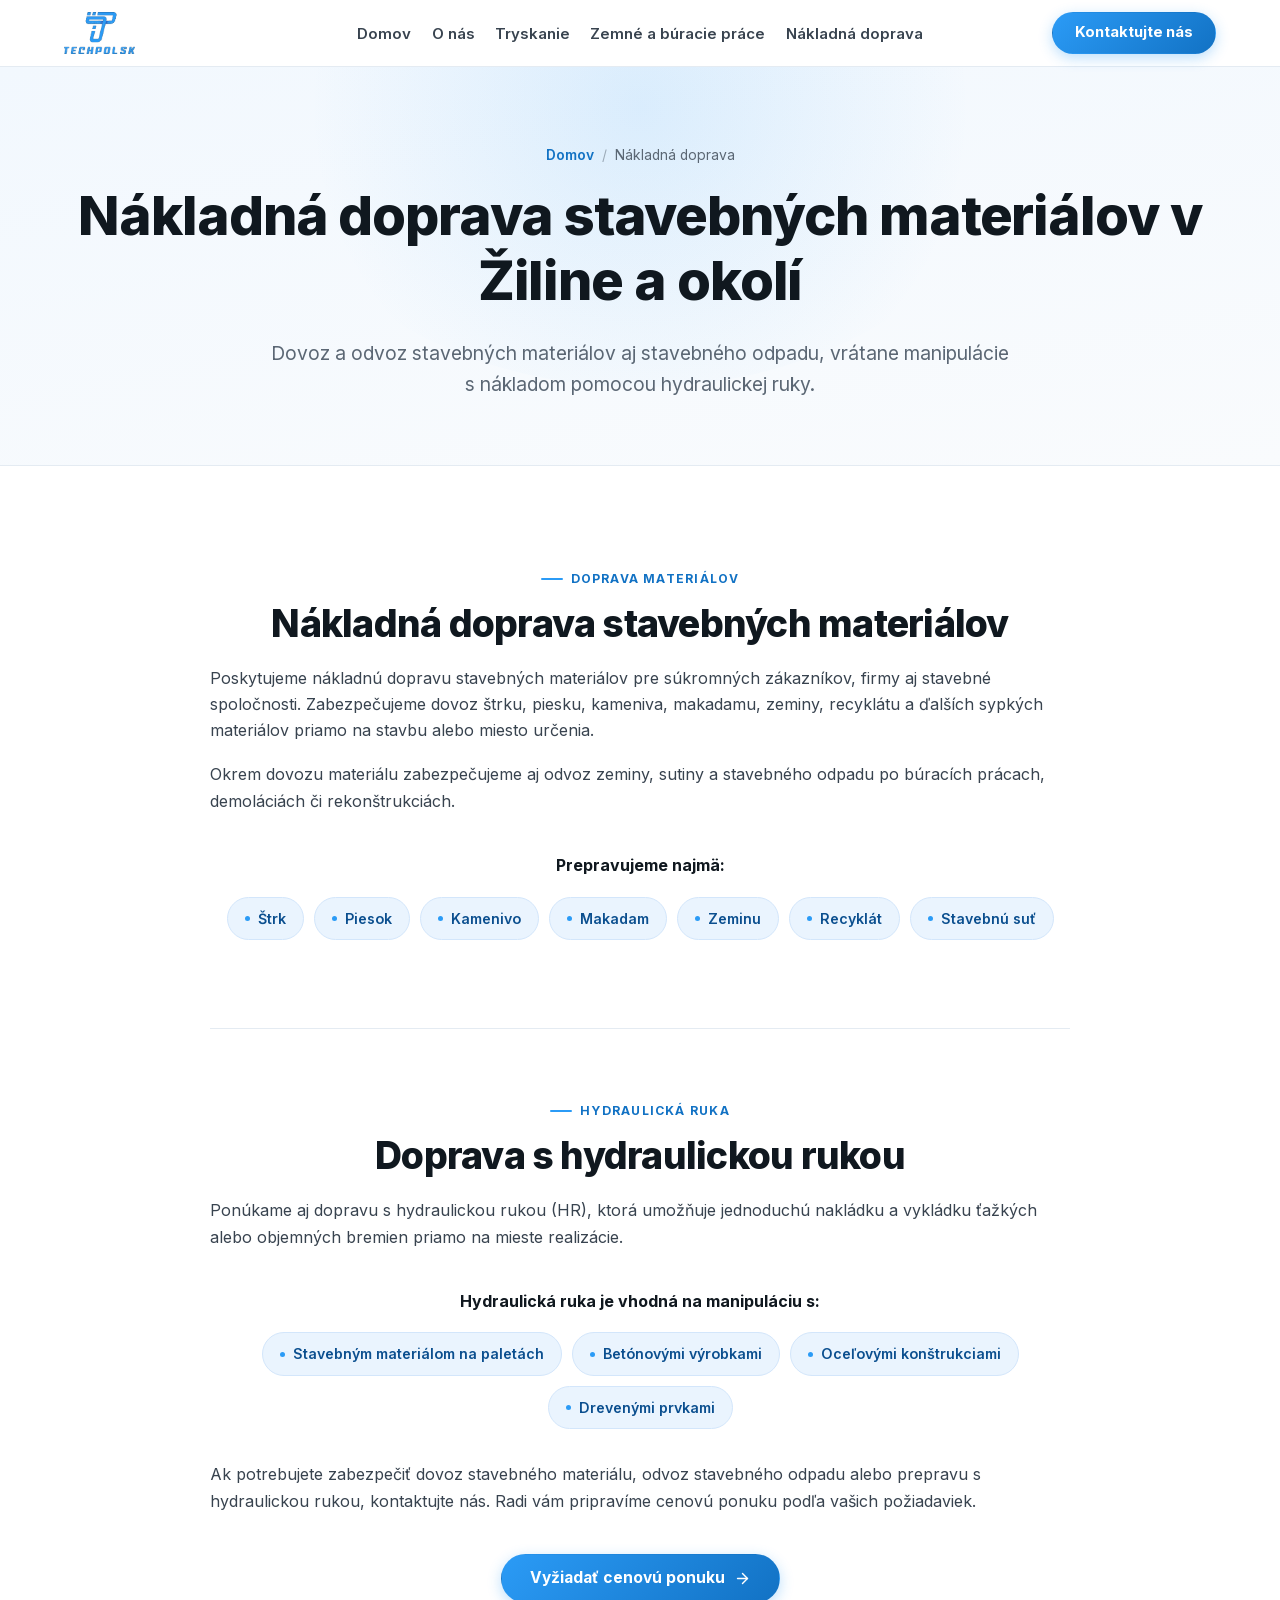
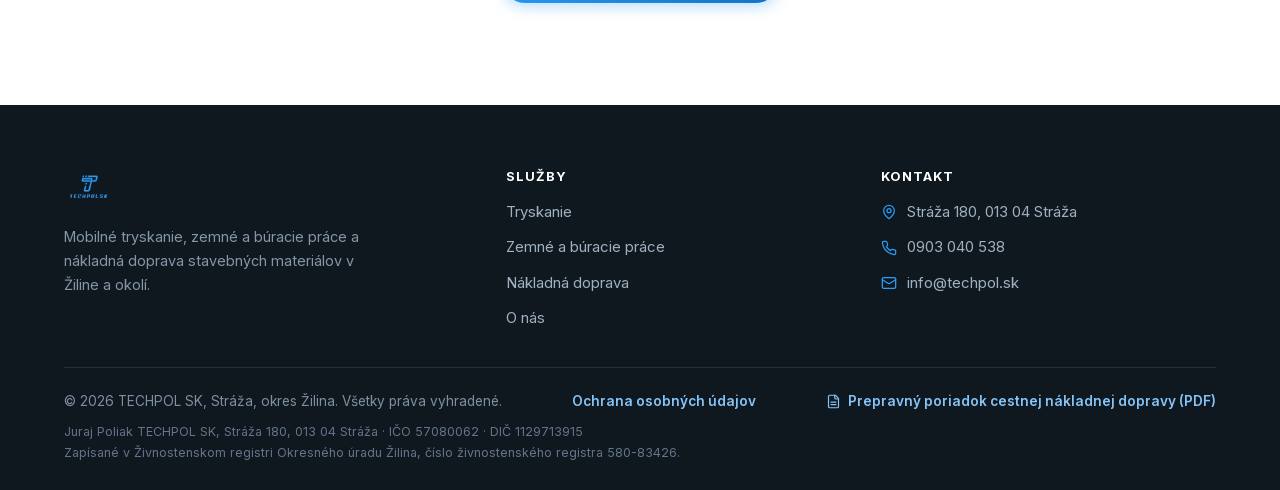
<file: sluzby/nakladna-doprava/index.html>
<!DOCTYPE html>
<html lang="sk">
<head>
<meta charset="UTF-8" />
<meta name="viewport" content="width=device-width, initial-scale=1.0" />
<title>Nákladná doprava stavebných materiálov Žilina | TECHPOL SK</title>
<meta name="description" content="Nákladná doprava stavebných materiálov, odvoz stavebného odpadu a doprava s hydraulickou rukou. TECHPOL SK, Žilina a okolie." />
<link rel="icon" href="/assets/img/logo.png" />
<link rel="preload" href="/assets/fonts/inter-400-latin.woff2" as="font" type="font/woff2" crossorigin>
<link rel="preload" href="/assets/fonts/inter-700-latin.woff2" as="font" type="font/woff2" crossorigin>
<link rel="stylesheet" href="/assets/fonts/inter.css">
<link rel="stylesheet" href="/assets/css/style.css" />
<link rel="canonical" href="https://techpol.sk/sluzby/nakladna-doprava/" />
<meta property="og:type" content="website" />
<meta property="og:site_name" content="TECHPOL SK" />
<meta property="og:locale" content="sk_SK" />
<meta property="og:title" content="Nákladná doprava stavebných materiálov Žilina | TECHPOL SK" />
<meta property="og:description" content="Nákladná doprava stavebných materiálov, odvoz stavebného odpadu a doprava s hydraulickou rukou. TECHPOL SK, Žilina a okolie." />
<meta property="og:url" content="https://techpol.sk/sluzby/nakladna-doprava/" />
<meta property="og:image" content="https://techpol.sk/assets/img/logo.png" />
<meta name="twitter:card" content="summary" />
<script type="application/ld+json">
{
  "@context": "https://schema.org",
  "@type": "Service",
  "name": "Nákladná doprava stavebných materiálov",
  "description": "Nákladná doprava stavebných materiálov, odvoz stavebného odpadu a doprava s hydraulickou rukou.",
  "url": "https://techpol.sk/sluzby/nakladna-doprava/",
  "serviceType": "Nákladná doprava",
  "provider": {
    "@type": "LocalBusiness",
    "@id": "https://techpol.sk/#business",
    "name": "TECHPOL SK",
    "legalName": "Juraj Poliak TECHPOL SK",
    "url": "https://techpol.sk/",
    "telephone": "+421903040538",
    "email": "info@techpol.sk",
    "address": {
      "@type": "PostalAddress",
      "streetAddress": "Stráža 180",
      "addressLocality": "Stráža",
      "postalCode": "013 04",
      "addressRegion": "Žilinský kraj",
      "addressCountry": "SK"
    },
    "taxID": "1129713915",
    "identifier": {
      "@type": "PropertyValue",
      "name": "IČO",
      "value": "57080062"
    }
  },
  "areaServed": [
    {
      "@type": "City",
      "name": "Žilina"
    },
    {
      "@type": "AdministrativeArea",
      "name": "Žilinský kraj"
    }
  ]
}
</script>
<script type="application/ld+json">
{
  "@context": "https://schema.org",
  "@type": "BreadcrumbList",
  "itemListElement": [
    {
      "@type": "ListItem",
      "position": 1,
      "name": "Domov",
      "item": "https://techpol.sk/"
    },
    {
      "@type": "ListItem",
      "position": 2,
      "name": "Nákladná doprava",
      "item": "https://techpol.sk/sluzby/nakladna-doprava/"
    }
  ]
}
</script>
</head>
<body>

<header class="site-header">
  <nav class="nav">
    <a href="/" class="brand" aria-label="TECHPOL SK – domovská stránka">
      <img src="/assets/img/logo.png" alt="TECHPOL SK logo" />
    </a>
    <ul class="nav-links">
      <li><a href="/">Domov</a></li>
      <li><a href="/o-nas/">O nás</a></li>
      <li><a href="/sluzby/tryskanie/">Tryskanie</a></li>
      <li><a href="/sluzby/zemne-vykopove-buracie-prace/">Zemné a búracie práce</a></li>
      <li><a href="/sluzby/nakladna-doprava/">Nákladná doprava</a></li>
    </ul>
    <div class="nav-right">
      <a href="/kontakt/" class="btn btn-primary nav-cta">Kontaktujte nás</a>
      <button class="nav-toggle" aria-label="Otvoriť menu" aria-expanded="false">
      <span></span><span></span><span></span>
    </button>
    </div>
  </nav>
</header>

<main>

<section class="page-hero">
  <div class="container">
    <div class="breadcrumb"><a href="/">Domov</a><span>/</span>Nákladná doprava</div>
    <h1>Nákladná doprava stavebných materiálov v Žiline a okolí</h1>
    <p class="lead">Dovoz a odvoz stavebných materiálov aj stavebného odpadu, vrátane manipulácie s nákladom pomocou hydraulickej ruky.</p>
  </div>
</section>

<section class="section">
  <div class="container">

    <article class="service-block reveal">
      <span class="eyebrow">Doprava materiálov</span>
      <h2>Nákladná doprava stavebných materiálov</h2>
      <p>Poskytujeme nákladnú dopravu stavebných materiálov pre súkromných zákazníkov, firmy aj stavebné spoločnosti. Zabezpečujeme dovoz štrku, piesku, kameniva, makadamu, zeminy, recyklátu a ďalších sypkých materiálov priamo na stavbu alebo miesto určenia.</p>
      <p>Okrem dovozu materiálu zabezpečujeme aj odvoz zeminy, sutiny a stavebného odpadu po búracích prácach, demoláciách či rekonštrukciách.</p>

      <p class="subheading">Prepravujeme najmä:</p>
      <ul class="tag-list">
        <li>Štrk</li>
        <li>Piesok</li>
        <li>Kamenivo</li>
        <li>Makadam</li>
        <li>Zeminu</li>
        <li>Recyklát</li>
        <li>Stavebnú suť</li>
      </ul>

      <!-- SKRYTÉ: prázdna galéria, odkryť keď prídu fotky.
      <div class="photo-grid">
        <div class="photo-slot">
          <img src="/assets/img/services/doprava-1.jpg" alt="Nákladná doprava stavebných materiálov" onerror="this.style.display='none'" />
          <div class="placeholder">
            <svg viewBox="0 0 24 24" fill="none" stroke="currentColor" stroke-width="1.6" stroke-linecap="round" stroke-linejoin="round" aria-hidden="true"><rect width="18" height="18" x="3" y="3" rx="2"/><circle cx="9" cy="9" r="2"/><path d="m21 15-3.086-3.086a2 2 0 0 0-2.828 0L6 21"/></svg>
            Fotka pripravovaná
          </div>
        </div>
        <div class="photo-slot">
          <img src="/assets/img/services/doprava-2.jpg" alt="Dovoz štrku a piesku" onerror="this.style.display='none'" />
          <div class="placeholder">
            <svg viewBox="0 0 24 24" fill="none" stroke="currentColor" stroke-width="1.6" stroke-linecap="round" stroke-linejoin="round" aria-hidden="true"><rect width="18" height="18" x="3" y="3" rx="2"/><circle cx="9" cy="9" r="2"/><path d="m21 15-3.086-3.086a2 2 0 0 0-2.828 0L6 21"/></svg>
            Fotka pripravovaná
          </div>
        </div>
        <div class="photo-slot">
          <img src="/assets/img/services/doprava-3.jpg" alt="Odvoz stavebného odpadu" onerror="this.style.display='none'" />
          <div class="placeholder">
            <svg viewBox="0 0 24 24" fill="none" stroke="currentColor" stroke-width="1.6" stroke-linecap="round" stroke-linejoin="round" aria-hidden="true"><rect width="18" height="18" x="3" y="3" rx="2"/><circle cx="9" cy="9" r="2"/><path d="m21 15-3.086-3.086a2 2 0 0 0-2.828 0L6 21"/></svg>
            Fotka pripravovaná
          </div>
        </div>
      </div>
      -->
    </article>

    <article class="service-block reveal">
      <span class="eyebrow">Hydraulická ruka</span>
      <h2>Doprava s hydraulickou rukou</h2>
      <p>Ponúkame aj dopravu s hydraulickou rukou (HR), ktorá umožňuje jednoduchú nakládku a vykládku ťažkých alebo objemných bremien priamo na mieste realizácie.</p>

      <p class="subheading">Hydraulická ruka je vhodná na manipuláciu s:</p>
      <ul class="tag-list">
        <li>Stavebným materiálom na paletách</li>
        <li>Betónovými výrobkami</li>
        <li>Oceľovými konštrukciami</li>
        <li>Drevenými prvkami</li>
      </ul>

      <!-- SKRYTÉ: prázdna galéria, odkryť keď prídu fotky.
      <div class="photo-grid">
        <div class="photo-slot">
          <img src="/assets/img/services/doprava-hr-1.jpg" alt="Doprava s hydraulickou rukou" onerror="this.style.display='none'" />
          <div class="placeholder">
            <svg viewBox="0 0 24 24" fill="none" stroke="currentColor" stroke-width="1.6" stroke-linecap="round" stroke-linejoin="round" aria-hidden="true"><rect width="18" height="18" x="3" y="3" rx="2"/><circle cx="9" cy="9" r="2"/><path d="m21 15-3.086-3.086a2 2 0 0 0-2.828 0L6 21"/></svg>
            Fotka pripravovaná
          </div>
        </div>
        <div class="photo-slot">
          <img src="/assets/img/services/doprava-hr-2.jpg" alt="Nakládka hydraulickou rukou" onerror="this.style.display='none'" />
          <div class="placeholder">
            <svg viewBox="0 0 24 24" fill="none" stroke="currentColor" stroke-width="1.6" stroke-linecap="round" stroke-linejoin="round" aria-hidden="true"><rect width="18" height="18" x="3" y="3" rx="2"/><circle cx="9" cy="9" r="2"/><path d="m21 15-3.086-3.086a2 2 0 0 0-2.828 0L6 21"/></svg>
            Fotka pripravovaná
          </div>
        </div>
        <div class="photo-slot">
          <img src="/assets/img/services/doprava-hr-3.jpg" alt="Vykládka hydraulickou rukou" onerror="this.style.display='none'" />
          <div class="placeholder">
            <svg viewBox="0 0 24 24" fill="none" stroke="currentColor" stroke-width="1.6" stroke-linecap="round" stroke-linejoin="round" aria-hidden="true"><rect width="18" height="18" x="3" y="3" rx="2"/><circle cx="9" cy="9" r="2"/><path d="m21 15-3.086-3.086a2 2 0 0 0-2.828 0L6 21"/></svg>
            Fotka pripravovaná
          </div>
        </div>
      </div>
      -->

      <p style="margin-top: 32px;">Ak potrebujete zabezpečiť dovoz stavebného materiálu, odvoz stavebného odpadu alebo prepravu s hydraulickou rukou, kontaktujte nás. Radi vám pripravíme cenovú ponuku podľa vašich požiadaviek.</p>

      <div class="block-cta">
        <a href="/kontakt/" class="btn btn-primary">
          Vyžiadať cenovú ponuku
          <svg viewBox="0 0 24 24" fill="none" stroke="currentColor" stroke-width="2" stroke-linecap="round" stroke-linejoin="round" aria-hidden="true"><path d="M5 12h14"/><path d="m12 5 7 7-7 7"/></svg>
        </a>
      </div>
    </article>

  </div>
</section>

</main>

<footer class="site-footer">
  <div class="container">
    <div class="footer-grid">
      <div class="footer-brand">
        <img src="/assets/img/logo-transparent.png" alt="TECHPOL SK logo" />
        <p>Mobilné tryskanie, zemné a búracie práce a nákladná doprava stavebných materiálov v Žiline a okolí.</p>
      </div>

      <div class="footer-col">
        <h4>Služby</h4>
        <ul>
          <li><a href="/sluzby/tryskanie/">Tryskanie</a></li>
          <li><a href="/sluzby/zemne-vykopove-buracie-prace/">Zemné a búracie práce</a></li>
          <li><a href="/sluzby/nakladna-doprava/">Nákladná doprava</a></li>
          <li><a href="/o-nas/">O nás</a></li>
        </ul>
      </div>

      <div class="footer-col">
        <h4>Kontakt</h4>
        <ul>
          <li class="contact-line">
            <svg viewBox="0 0 24 24" fill="none" stroke="currentColor" stroke-width="1.9" stroke-linecap="round" stroke-linejoin="round" aria-hidden="true"><path d="M20 10c0 6-8 12-8 12s-8-6-8-12a8 8 0 0 1 16 0Z"/><circle cx="12" cy="10" r="3"/></svg>
            Stráža 180, 013 04 Stráža
          </li>
          <li class="contact-line">
            <svg viewBox="0 0 24 24" fill="none" stroke="currentColor" stroke-width="1.9" stroke-linecap="round" stroke-linejoin="round" aria-hidden="true"><path d="M22 16.92v3a2 2 0 0 1-2.18 2 19.79 19.79 0 0 1-8.63-3.07 19.5 19.5 0 0 1-6-6 19.79 19.79 0 0 1-3.07-8.67A2 2 0 0 1 4.11 2h3a2 2 0 0 1 2 1.72 12.84 12.84 0 0 0 .7 2.81 2 2 0 0 1-.45 2.11L8.09 9.91a16 16 0 0 0 6 6l1.27-1.27a2 2 0 0 1 2.11-.45 12.84 12.84 0 0 0 2.81.7A2 2 0 0 1 22 16.92Z"/></svg>
            <a href="tel:+421903040538">0903 040 538</a>
          </li>
          <li class="contact-line">
            <svg viewBox="0 0 24 24" fill="none" stroke="currentColor" stroke-width="1.9" stroke-linecap="round" stroke-linejoin="round" aria-hidden="true"><rect width="20" height="16" x="2" y="4" rx="2"/><path d="m22 7-8.97 5.7a1.94 1.94 0 0 1-2.06 0L2 7"/></svg>
            <a href="mailto:info@techpol.sk">info@techpol.sk</a>
          </li>
        </ul>
      </div>
    </div>

    <div class="footer-bottom">
      <span>&copy; 2026 TECHPOL SK, Stráža, okres Žilina. Všetky práva vyhradené.</span>
      <a class="footer-privacy" href="/ochrana-osobnych-udajov/">Ochrana osobných údajov</a>
      <p class="footer-legal">
        Juraj Poliak TECHPOL SK, Stráža 180, 013 04 Stráža &middot; IČO 57080062 &middot; DIČ 1129713915<br />
        Zapísané v Živnostenskom registri Okresného úradu Žilina, číslo živnostenského registra 580-83426.
      </p>
      <a href="/dokumenty/prepravny-poriadok.pdf" target="_blank" rel="noopener">
        <svg viewBox="0 0 24 24" fill="none" stroke="currentColor" stroke-width="1.9" stroke-linecap="round" stroke-linejoin="round" aria-hidden="true"><path d="M15 2H6a2 2 0 0 0-2 2v16a2 2 0 0 0 2 2h12a2 2 0 0 0 2-2V7Z"/><path d="M14 2v4a2 2 0 0 0 2 2h4"/><path d="M16 13H8"/><path d="M16 17H8"/></svg>
        Prepravný poriadok cestnej nákladnej dopravy (PDF)
      </a>
    </div>
  </div>
</footer>

<script src="/assets/js/script.js"></script>
</body>
</html>
</file>
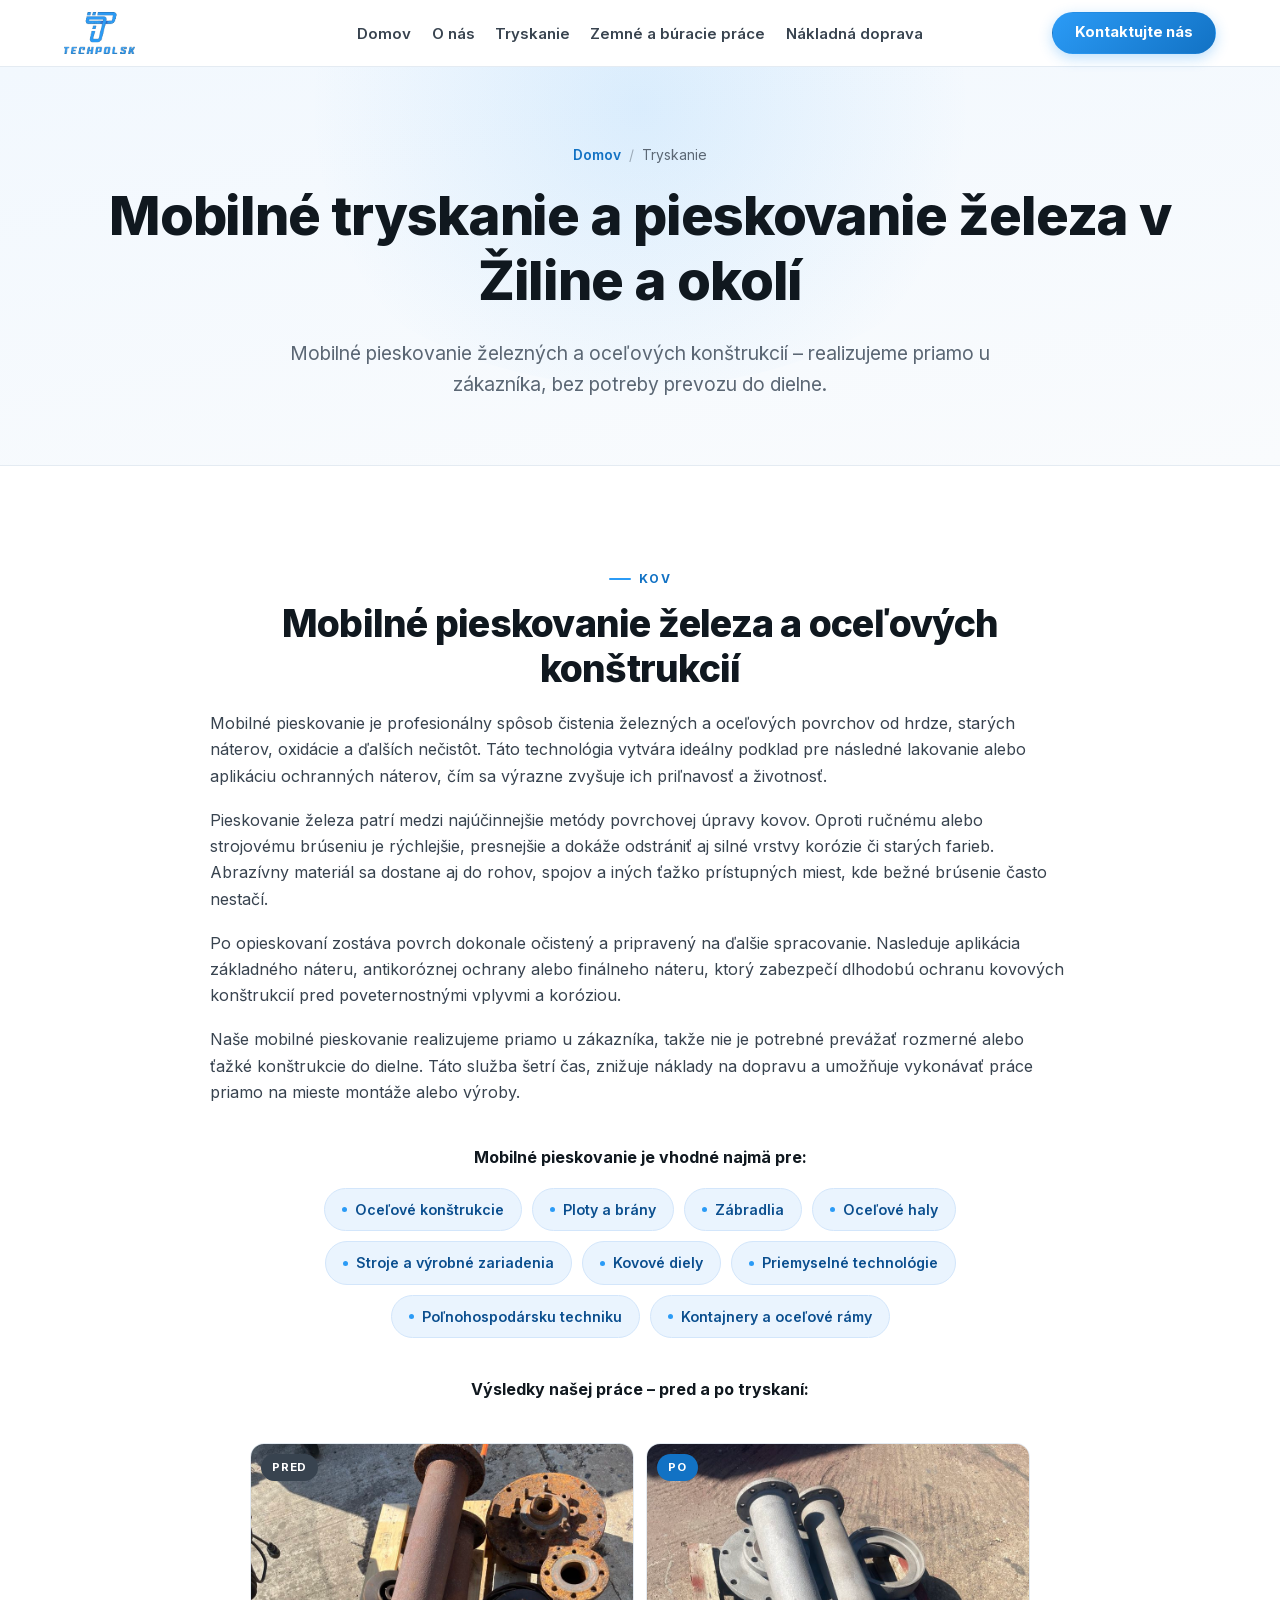
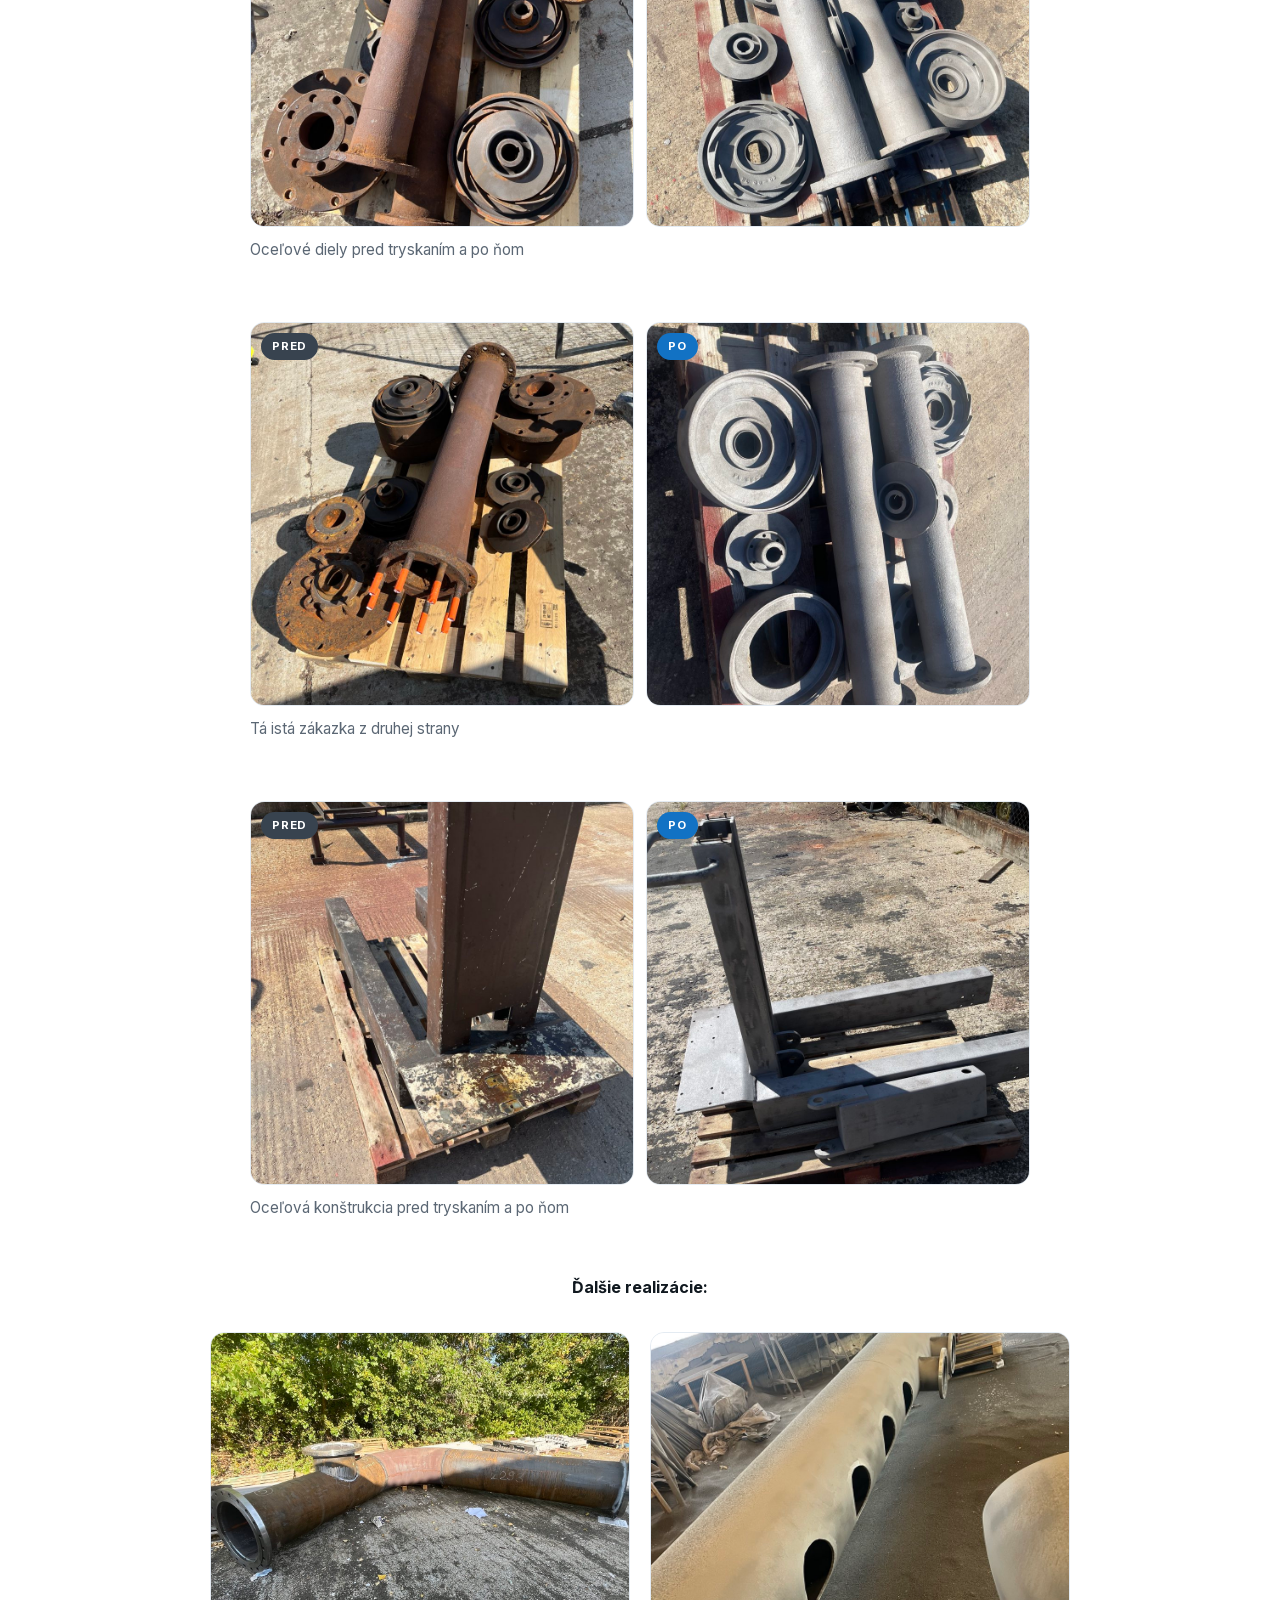
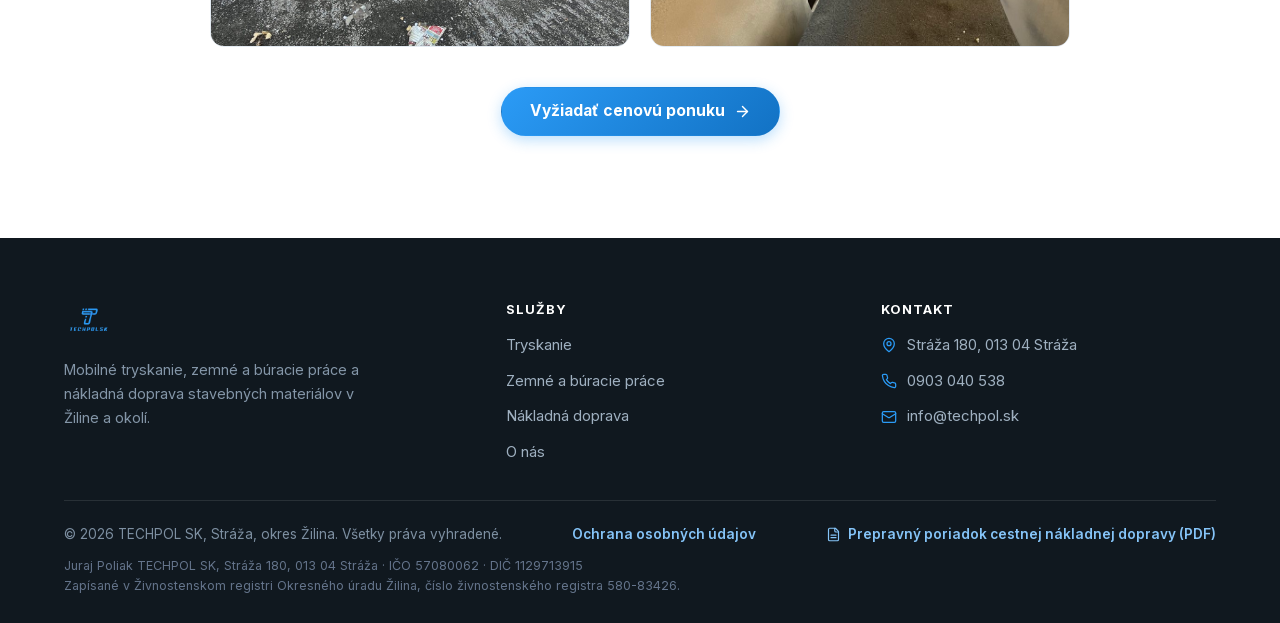
<file: sluzby/tryskanie/index.html>
<!DOCTYPE html>
<html lang="sk">
<head>
<meta charset="UTF-8" />
<meta name="viewport" content="width=device-width, initial-scale=1.0" />
<title>Tryskanie a pieskovanie železa Žilina | TECHPOL SK</title>
<meta name="description" content="Mobilné pieskovanie železných a oceľových konštrukcií priamo u zákazníka. TECHPOL SK, Žilina a okolie." />
<link rel="icon" href="/assets/img/logo.png" />
<link rel="preload" href="/assets/fonts/inter-400-latin.woff2" as="font" type="font/woff2" crossorigin>
<link rel="preload" href="/assets/fonts/inter-700-latin.woff2" as="font" type="font/woff2" crossorigin>
<link rel="stylesheet" href="/assets/fonts/inter.css">
<link rel="stylesheet" href="/assets/css/style.css" />
<link rel="canonical" href="https://techpol.sk/sluzby/tryskanie/" />
<meta property="og:type" content="website" />
<meta property="og:site_name" content="TECHPOL SK" />
<meta property="og:locale" content="sk_SK" />
<meta property="og:title" content="Tryskanie a pieskovanie železa Žilina | TECHPOL SK" />
<meta property="og:description" content="Mobilné pieskovanie železných a oceľových konštrukcií priamo u zákazníka. TECHPOL SK, Žilina a okolie." />
<meta property="og:url" content="https://techpol.sk/sluzby/tryskanie/" />
<meta property="og:image" content="https://techpol.sk/assets/img/logo.png" />
<meta name="twitter:card" content="summary" />
<script type="application/ld+json">
{
  "@context": "https://schema.org",
  "@type": "Service",
  "name": "Tryskanie – mobilné pieskovanie železa",
  "description": "Mobilné pieskovanie železných a oceľových konštrukcií priamo u zákazníka.",
  "url": "https://techpol.sk/sluzby/tryskanie/",
  "serviceType": "Tryskanie",
  "provider": {
    "@type": "LocalBusiness",
    "@id": "https://techpol.sk/#business",
    "name": "TECHPOL SK",
    "legalName": "Juraj Poliak TECHPOL SK",
    "url": "https://techpol.sk/",
    "telephone": "+421903040538",
    "email": "info@techpol.sk",
    "address": {
      "@type": "PostalAddress",
      "streetAddress": "Stráža 180",
      "addressLocality": "Stráža",
      "postalCode": "013 04",
      "addressRegion": "Žilinský kraj",
      "addressCountry": "SK"
    },
    "taxID": "1129713915",
    "identifier": {
      "@type": "PropertyValue",
      "name": "IČO",
      "value": "57080062"
    }
  },
  "areaServed": [
    {
      "@type": "City",
      "name": "Žilina"
    },
    {
      "@type": "AdministrativeArea",
      "name": "Žilinský kraj"
    }
  ]
}
</script>
<script type="application/ld+json">
{
  "@context": "https://schema.org",
  "@type": "BreadcrumbList",
  "itemListElement": [
    {
      "@type": "ListItem",
      "position": 1,
      "name": "Domov",
      "item": "https://techpol.sk/"
    },
    {
      "@type": "ListItem",
      "position": 2,
      "name": "Tryskanie",
      "item": "https://techpol.sk/sluzby/tryskanie/"
    }
  ]
}
</script>
</head>
<body>

<header class="site-header">
  <nav class="nav">
    <a href="/" class="brand" aria-label="TECHPOL SK – domovská stránka">
      <img src="/assets/img/logo.png" alt="TECHPOL SK logo" />
    </a>
    <ul class="nav-links">
      <li><a href="/">Domov</a></li>
      <li><a href="/o-nas/">O nás</a></li>
      <li><a href="/sluzby/tryskanie/">Tryskanie</a></li>
      <li><a href="/sluzby/zemne-vykopove-buracie-prace/">Zemné a búracie práce</a></li>
      <li><a href="/sluzby/nakladna-doprava/">Nákladná doprava</a></li>
    </ul>
    <div class="nav-right">
      <a href="/kontakt/" class="btn btn-primary nav-cta">Kontaktujte nás</a>
      <button class="nav-toggle" aria-label="Otvoriť menu" aria-expanded="false">
      <span></span><span></span><span></span>
    </button>
    </div>
  </nav>
</header>

<main>

<section class="page-hero">
  <div class="container">
    <div class="breadcrumb"><a href="/">Domov</a><span>/</span>Tryskanie</div>
    <h1>Mobilné tryskanie a pieskovanie železa v Žiline a okolí</h1>
    <p class="lead">Mobilné pieskovanie železných a oceľových konštrukcií – realizujeme priamo u zákazníka, bez potreby prevozu do dielne.</p>
  </div>
</section>

<section class="section">
  <div class="container">

    <article class="service-block reveal">
      <span class="eyebrow">Kov</span>
      <h2>Mobilné pieskovanie železa a oceľových konštrukcií</h2>
      <p>Mobilné pieskovanie je profesionálny spôsob čistenia železných a oceľových povrchov od hrdze, starých náterov, oxidácie a ďalších nečistôt. Táto technológia vytvára ideálny podklad pre následné lakovanie alebo aplikáciu ochranných náterov, čím sa výrazne zvyšuje ich priľnavosť a životnosť.</p>
      <p>Pieskovanie železa patrí medzi najúčinnejšie metódy povrchovej úpravy kovov. Oproti ručnému alebo strojovému brúseniu je rýchlejšie, presnejšie a dokáže odstrániť aj silné vrstvy korózie či starých farieb. Abrazívny materiál sa dostane aj do rohov, spojov a iných ťažko prístupných miest, kde bežné brúsenie často nestačí.</p>
      <p>Po opieskovaní zostáva povrch dokonale očistený a pripravený na ďalšie spracovanie. Nasleduje aplikácia základného náteru, antikoróznej ochrany alebo finálneho náteru, ktorý zabezpečí dlhodobú ochranu kovových konštrukcií pred poveternostnými vplyvmi a koróziou.</p>
      <p>Naše mobilné pieskovanie realizujeme priamo u zákazníka, takže nie je potrebné prevážať rozmerné alebo ťažké konštrukcie do dielne. Táto služba šetrí čas, znižuje náklady na dopravu a umožňuje vykonávať práce priamo na mieste montáže alebo výroby.</p>

      <p class="subheading">Mobilné pieskovanie je vhodné najmä pre:</p>
      <ul class="tag-list">
        <li>Oceľové konštrukcie</li>
        <li>Ploty a brány</li>
        <li>Zábradlia</li>
        <li>Oceľové haly</li>
        <li>Stroje a výrobné zariadenia</li>
        <li>Kovové diely</li>
        <li>Priemyselné technológie</li>
        <li>Poľnohospodársku techniku</li>
        <li>Kontajnery a oceľové rámy</li>
      </ul>

      <p class="subheading">Výsledky našej práce – pred a po tryskaní:</p>
      <div class="ba-grid">
      <figure class="ba-pair">
        <div class="ba-shots">
          <div class="photo-slot ba-shot">
            <span class="ba-tag ba-tag--pred">Pred</span>
            <img src="/assets/img/services/tryskanie-pred-1.jpg" alt="Oceľové diely pred tryskaním, pokryté hrdzou a starým náterom" loading="lazy" />
          </div>
          <div class="photo-slot ba-shot">
            <span class="ba-tag ba-tag--po">Po</span>
            <img src="/assets/img/services/tryskanie-po-1.jpg" alt="Tie isté diely po tryskaní, očistené na holý kov" loading="lazy" />
          </div>
        </div>
        <figcaption>Oceľové diely pred tryskaním a po ňom</figcaption>
      </figure>
      <figure class="ba-pair">
        <div class="ba-shots">
          <div class="photo-slot ba-shot">
            <span class="ba-tag ba-tag--pred">Pred</span>
            <img src="/assets/img/services/tryskanie-pred-2.jpg" alt="Hrdzavé oceľové diely na palete pred opieskovaním" loading="lazy" />
          </div>
          <div class="photo-slot ba-shot">
            <span class="ba-tag ba-tag--po">Po</span>
            <img src="/assets/img/services/tryskanie-po-2.jpg" alt="Tie isté diely po opieskovaní, pripravené na náter" loading="lazy" />
          </div>
        </div>
        <figcaption>Tá istá zákazka z druhej strany</figcaption>
      </figure>
      <figure class="ba-pair">
        <div class="ba-shots">
          <div class="photo-slot ba-shot">
            <span class="ba-tag ba-tag--pred">Pred</span>
            <img src="/assets/img/services/tryskanie-pred-3.jpg" alt="Oceľová konštrukcia pred tryskaním, so starým náterom a koróziou" loading="lazy" />
          </div>
          <div class="photo-slot ba-shot">
            <span class="ba-tag ba-tag--po">Po</span>
            <img src="/assets/img/services/tryskanie-po-3.jpg" alt="Tá istá konštrukcia po tryskaní, čistý kovový povrch" loading="lazy" />
          </div>
        </div>
        <figcaption>Oceľová konštrukcia pred tryskaním a po ňom</figcaption>
      </figure>
      </div>

      <p class="subheading">Ďalšie realizácie:</p>
      <div class="photo-grid photo-grid--2">
        <div class="photo-slot">
          <img src="/assets/img/services/tryskanie-diel-1.jpg" alt="Veľkorozmerný oceľový diel pripravený na tryskanie" loading="lazy" />
        </div>
        <div class="photo-slot">
          <img src="/assets/img/services/tryskanie-diel-2.jpg" alt="Otryskaný veľkorozmerný oceľový diel v dielni" loading="lazy" />
        </div>
      </div>
    </article>

    <!-- SKRYTÉ (2026-08-21): pieskovanie dreva – Juraj si to chce najprv odskúšať.
Pre opätovné zobrazenie odstráň tento komentár.

<article class="service-block reveal">
      <span class="eyebrow">Drevo</span>
      <h2>Mobilné pieskovanie dreva a renovácia drevených povrchov</h2>
      <p>Mobilné pieskovanie dreva je moderná technológia určená na dôkladné čistenie a obnovu drevených povrchov. Účinne odstraňuje staré nátery, zvetrané vrstvy dreva, nečistoty, sivé zafarbenie spôsobené poveternostnými vplyvmi aj poškodené časti povrchu. Výsledkom je čisté drevo pripravené na ďalšiu povrchovú úpravu alebo renováciu.</p>
      <p>V porovnaní s bežným brúsením predstavuje pieskovanie dreva rýchlejšie, šetrnejšie a efektívnejšie riešenie. Prúd abrazívneho materiálu sa dostane aj do škár a ďalších ťažko dostupných miest, kde klasické brúsenie nedokáže zabezpečiť rovnomerný výsledok. Táto metóda je vhodná aj na odstránenie silných vrstiev starých farieb či lakov bez zbytočného poškodenia dreveného podkladu.</p>
      <p>Po opieskovaní získa drevo svoj prirodzený vzhľad a je pripravené na aplikáciu ochranných náterov, olejov, lazúr alebo farieb. Správne pripravený povrch zaručuje lepšiu priľnavosť nového náteru a predlžuje jeho životnosť.</p>
      <p>Mobilné pieskovanie vykonávame priamo u zákazníka, takže nie je potrebné demontovať ani prevážať drevené konštrukcie do dielne. Táto služba šetrí čas aj náklady a je vhodná pre menšie aj rozsiahlejšie projekty.</p>

      <p class="subheading">Pieskovanie dreva je ideálnym riešením pri renovácii:</p>
      <ul class="tag-list">
        <li>Chát a zrubov</li>
        <li>Dreveníc</li>
        <li>Drevených trámov</li>
        <li>Stropov a podhľadov</li>
        <li>Pergol a altánkov</li>
        <li>Drevených fasád</li>
        <li>Plotov, brán a ďalších drevených prvkov</li>
      </ul>

      <div class="photo-grid">
        <div class="photo-slot">
          <img src="/assets/img/services/tryskanie-drevo-1.jpg" alt="Pieskovanie drevenej konštrukcie" onerror="this.style.display='none'" />
          <div class="placeholder">
            <svg viewBox="0 0 24 24" fill="none" stroke="currentColor" stroke-width="1.6" stroke-linecap="round" stroke-linejoin="round" aria-hidden="true"><rect width="18" height="18" x="3" y="3" rx="2"/><circle cx="9" cy="9" r="2"/><path d="m21 15-3.086-3.086a2 2 0 0 0-2.828 0L6 21"/></svg>
            Fotka pripravovaná
          </div>
        </div>
        <div class="photo-slot">
          <img src="/assets/img/services/tryskanie-drevo-2.jpg" alt="Renovácia dreveného povrchu" onerror="this.style.display='none'" />
          <div class="placeholder">
            <svg viewBox="0 0 24 24" fill="none" stroke="currentColor" stroke-width="1.6" stroke-linecap="round" stroke-linejoin="round" aria-hidden="true"><rect width="18" height="18" x="3" y="3" rx="2"/><circle cx="9" cy="9" r="2"/><path d="m21 15-3.086-3.086a2 2 0 0 0-2.828 0L6 21"/></svg>
            Fotka pripravovaná
          </div>
        </div>
        <div class="photo-slot">
          <img src="/assets/img/services/tryskanie-drevo-3.jpg" alt="Výsledok pieskovania dreva" onerror="this.style.display='none'" />
          <div class="placeholder">
            <svg viewBox="0 0 24 24" fill="none" stroke="currentColor" stroke-width="1.6" stroke-linecap="round" stroke-linejoin="round" aria-hidden="true"><rect width="18" height="18" x="3" y="3" rx="2"/><circle cx="9" cy="9" r="2"/><path d="m21 15-3.086-3.086a2 2 0 0 0-2.828 0L6 21"/></svg>
            Fotka pripravovaná
          </div>
        </div>
      </div>
    </article>
-->

    <div class="block-cta">
        <a href="/kontakt/" class="btn btn-primary">
          Vyžiadať cenovú ponuku
          <svg viewBox="0 0 24 24" fill="none" stroke="currentColor" stroke-width="2" stroke-linecap="round" stroke-linejoin="round" aria-hidden="true"><path d="M5 12h14"/><path d="m12 5 7 7-7 7"/></svg>
        </a>
      </div>

  </div>
</section>

</main>

<footer class="site-footer">
  <div class="container">
    <div class="footer-grid">
      <div class="footer-brand">
        <img src="/assets/img/logo-transparent.png" alt="TECHPOL SK logo" />
        <p>Mobilné tryskanie, zemné a búracie práce a nákladná doprava stavebných materiálov v Žiline a okolí.</p>
      </div>

      <div class="footer-col">
        <h4>Služby</h4>
        <ul>
          <li><a href="/sluzby/tryskanie/">Tryskanie</a></li>
          <li><a href="/sluzby/zemne-vykopove-buracie-prace/">Zemné a búracie práce</a></li>
          <li><a href="/sluzby/nakladna-doprava/">Nákladná doprava</a></li>
          <li><a href="/o-nas/">O nás</a></li>
        </ul>
      </div>

      <div class="footer-col">
        <h4>Kontakt</h4>
        <ul>
          <li class="contact-line">
            <svg viewBox="0 0 24 24" fill="none" stroke="currentColor" stroke-width="1.9" stroke-linecap="round" stroke-linejoin="round" aria-hidden="true"><path d="M20 10c0 6-8 12-8 12s-8-6-8-12a8 8 0 0 1 16 0Z"/><circle cx="12" cy="10" r="3"/></svg>
            Stráža 180, 013 04 Stráža
          </li>
          <li class="contact-line">
            <svg viewBox="0 0 24 24" fill="none" stroke="currentColor" stroke-width="1.9" stroke-linecap="round" stroke-linejoin="round" aria-hidden="true"><path d="M22 16.92v3a2 2 0 0 1-2.18 2 19.79 19.79 0 0 1-8.63-3.07 19.5 19.5 0 0 1-6-6 19.79 19.79 0 0 1-3.07-8.67A2 2 0 0 1 4.11 2h3a2 2 0 0 1 2 1.72 12.84 12.84 0 0 0 .7 2.81 2 2 0 0 1-.45 2.11L8.09 9.91a16 16 0 0 0 6 6l1.27-1.27a2 2 0 0 1 2.11-.45 12.84 12.84 0 0 0 2.81.7A2 2 0 0 1 22 16.92Z"/></svg>
            <a href="tel:+421903040538">0903 040 538</a>
          </li>
          <li class="contact-line">
            <svg viewBox="0 0 24 24" fill="none" stroke="currentColor" stroke-width="1.9" stroke-linecap="round" stroke-linejoin="round" aria-hidden="true"><rect width="20" height="16" x="2" y="4" rx="2"/><path d="m22 7-8.97 5.7a1.94 1.94 0 0 1-2.06 0L2 7"/></svg>
            <a href="mailto:info@techpol.sk">info@techpol.sk</a>
          </li>
        </ul>
      </div>
    </div>

    <div class="footer-bottom">
      <span>&copy; 2026 TECHPOL SK, Stráža, okres Žilina. Všetky práva vyhradené.</span>
      <a class="footer-privacy" href="/ochrana-osobnych-udajov/">Ochrana osobných údajov</a>
      <p class="footer-legal">
        Juraj Poliak TECHPOL SK, Stráža 180, 013 04 Stráža &middot; IČO 57080062 &middot; DIČ 1129713915<br />
        Zapísané v Živnostenskom registri Okresného úradu Žilina, číslo živnostenského registra 580-83426.
      </p>
      <a href="/dokumenty/prepravny-poriadok.pdf" target="_blank" rel="noopener">
        <svg viewBox="0 0 24 24" fill="none" stroke="currentColor" stroke-width="1.9" stroke-linecap="round" stroke-linejoin="round" aria-hidden="true"><path d="M15 2H6a2 2 0 0 0-2 2v16a2 2 0 0 0 2 2h12a2 2 0 0 0 2-2V7Z"/><path d="M14 2v4a2 2 0 0 0 2 2h4"/><path d="M16 13H8"/><path d="M16 17H8"/></svg>
        Prepravný poriadok cestnej nákladnej dopravy (PDF)
      </a>
    </div>
  </div>
</footer>

<script src="/assets/js/script.js"></script>
</body>
</html>
</file>
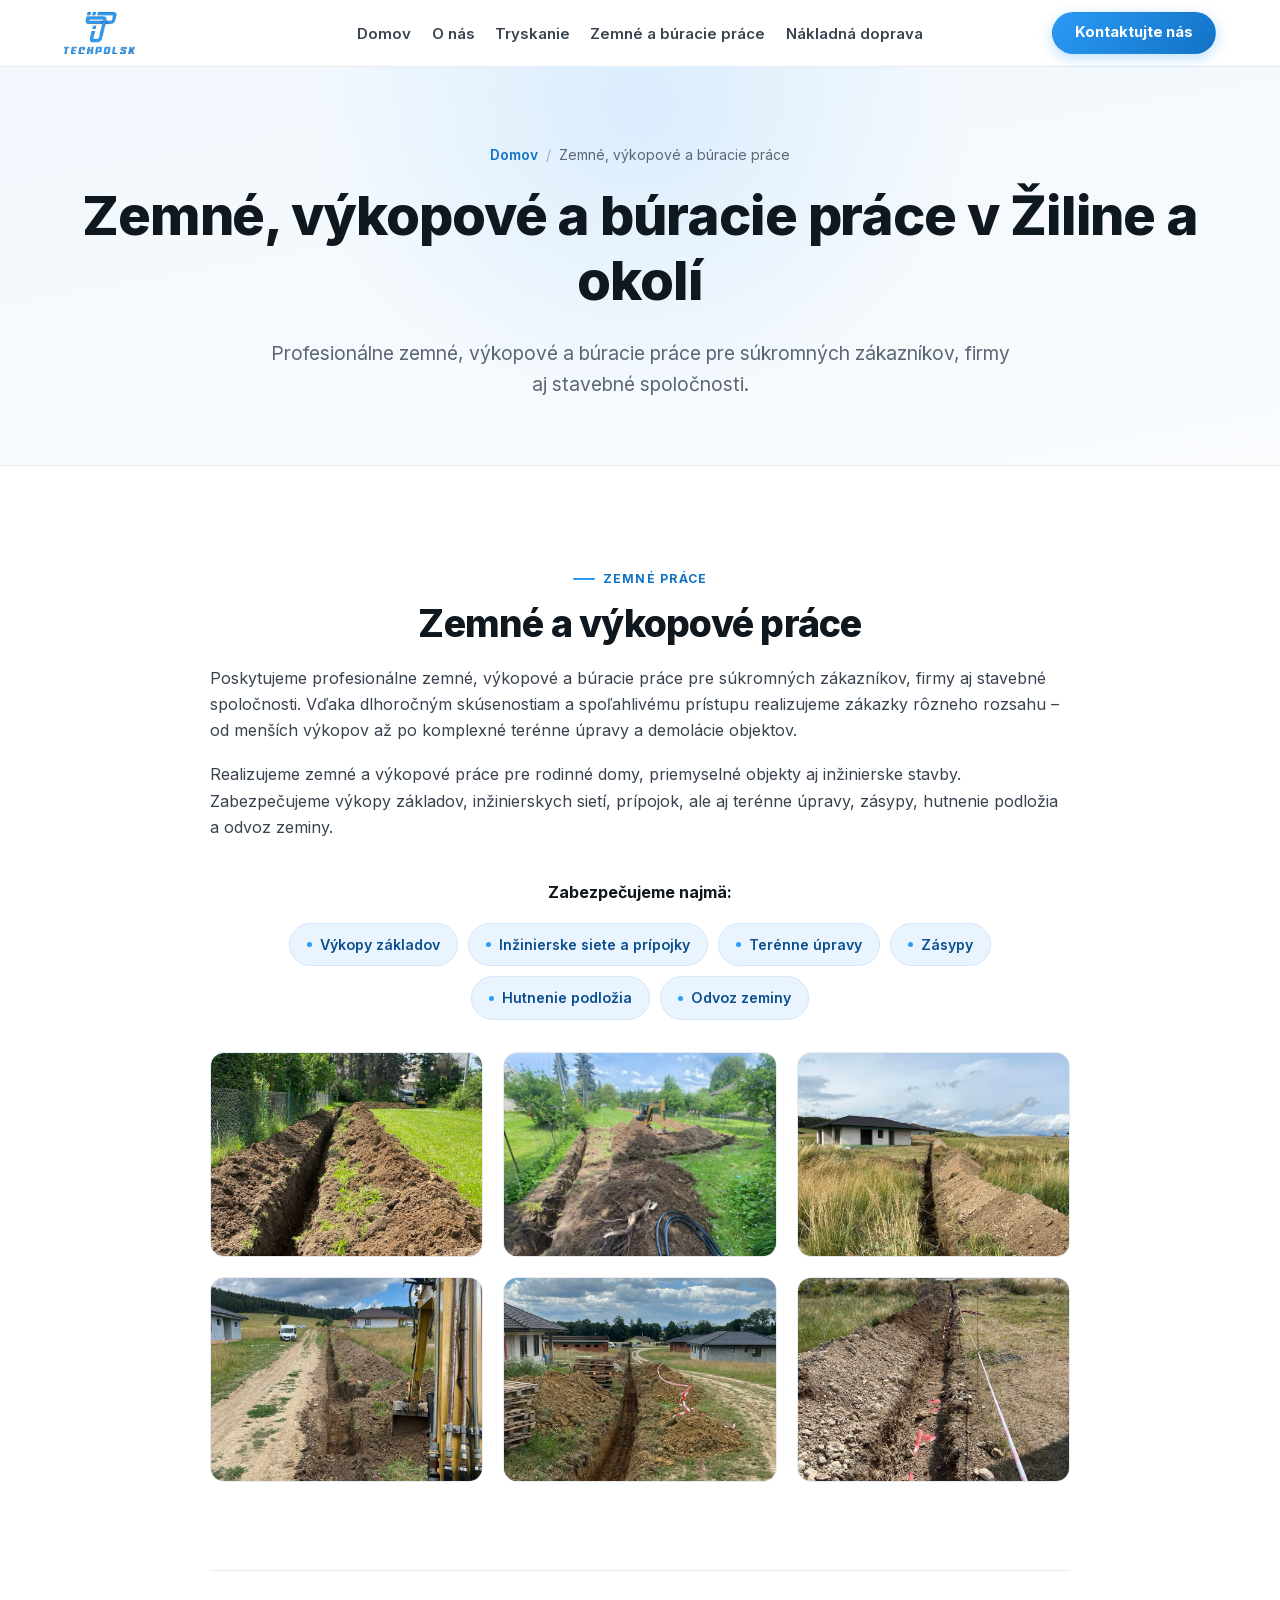
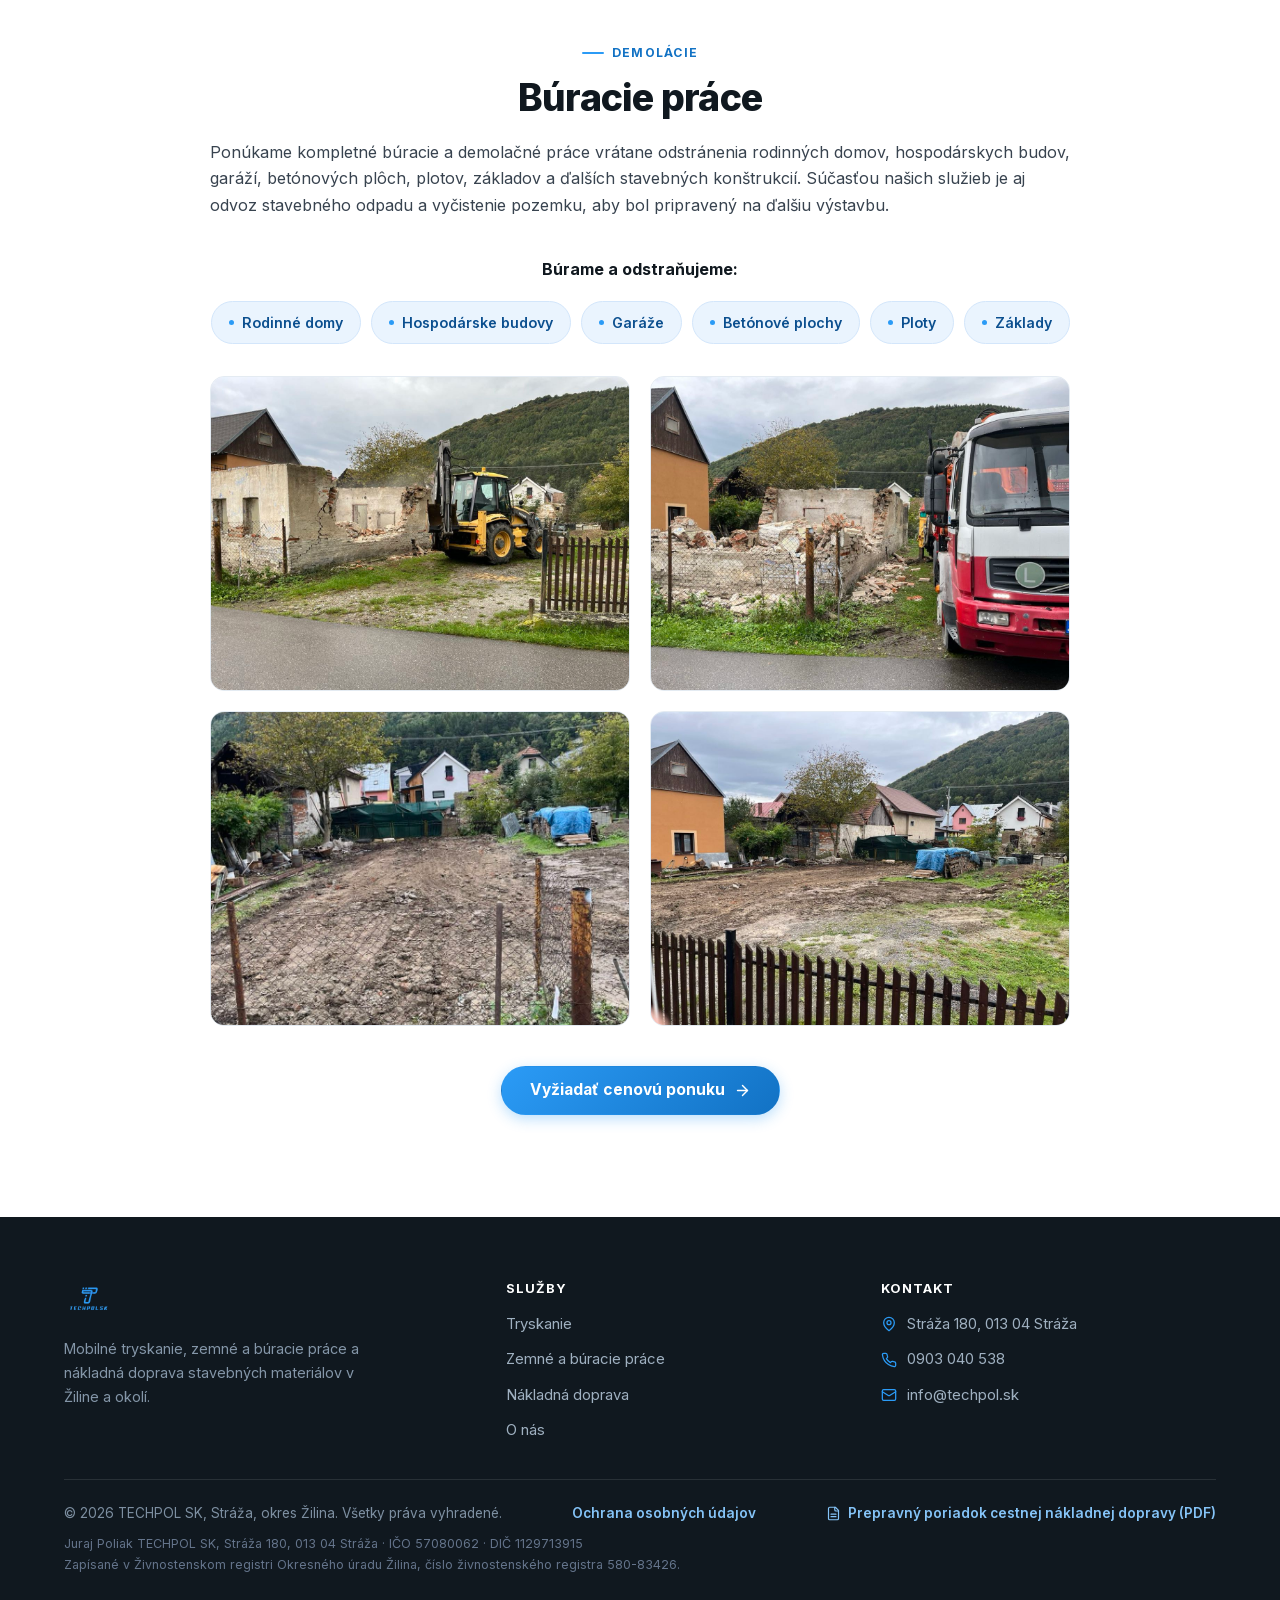
<file: sluzby/zemne-vykopove-buracie-prace/index.html>
<!DOCTYPE html>
<html lang="sk">
<head>
<meta charset="UTF-8" />
<meta name="viewport" content="width=device-width, initial-scale=1.0" />
<title>Zemné, výkopové a búracie práce Žilina | TECHPOL SK</title>
<meta name="description" content="Zemné a výkopové práce, terénne úpravy a kompletné búracie a demolačné práce vrátane odvozu odpadu. TECHPOL SK, Žilina a okolie." />
<link rel="icon" href="/assets/img/logo.png" />
<link rel="preload" href="/assets/fonts/inter-400-latin.woff2" as="font" type="font/woff2" crossorigin>
<link rel="preload" href="/assets/fonts/inter-700-latin.woff2" as="font" type="font/woff2" crossorigin>
<link rel="stylesheet" href="/assets/fonts/inter.css">
<link rel="stylesheet" href="/assets/css/style.css" />
<link rel="canonical" href="https://techpol.sk/sluzby/zemne-vykopove-buracie-prace/" />
<meta property="og:type" content="website" />
<meta property="og:site_name" content="TECHPOL SK" />
<meta property="og:locale" content="sk_SK" />
<meta property="og:title" content="Zemné, výkopové a búracie práce Žilina | TECHPOL SK" />
<meta property="og:description" content="Zemné a výkopové práce, terénne úpravy a kompletné búracie a demolačné práce vrátane odvozu odpadu. TECHPOL SK, Žilina a okolie." />
<meta property="og:url" content="https://techpol.sk/sluzby/zemne-vykopove-buracie-prace/" />
<meta property="og:image" content="https://techpol.sk/assets/img/logo.png" />
<meta name="twitter:card" content="summary" />
<script type="application/ld+json">
{
  "@context": "https://schema.org",
  "@type": "Service",
  "name": "Zemné, výkopové a búracie práce",
  "description": "Zemné a výkopové práce, terénne úpravy a kompletné búracie a demolačné práce vrátane odvozu odpadu.",
  "url": "https://techpol.sk/sluzby/zemne-vykopove-buracie-prace/",
  "serviceType": "Zemné a búracie práce",
  "provider": {
    "@type": "LocalBusiness",
    "@id": "https://techpol.sk/#business",
    "name": "TECHPOL SK",
    "legalName": "Juraj Poliak TECHPOL SK",
    "url": "https://techpol.sk/",
    "telephone": "+421903040538",
    "email": "info@techpol.sk",
    "address": {
      "@type": "PostalAddress",
      "streetAddress": "Stráža 180",
      "addressLocality": "Stráža",
      "postalCode": "013 04",
      "addressRegion": "Žilinský kraj",
      "addressCountry": "SK"
    },
    "taxID": "1129713915",
    "identifier": {
      "@type": "PropertyValue",
      "name": "IČO",
      "value": "57080062"
    }
  },
  "areaServed": [
    {
      "@type": "City",
      "name": "Žilina"
    },
    {
      "@type": "AdministrativeArea",
      "name": "Žilinský kraj"
    }
  ]
}
</script>
<script type="application/ld+json">
{
  "@context": "https://schema.org",
  "@type": "BreadcrumbList",
  "itemListElement": [
    {
      "@type": "ListItem",
      "position": 1,
      "name": "Domov",
      "item": "https://techpol.sk/"
    },
    {
      "@type": "ListItem",
      "position": 2,
      "name": "Zemné a búracie práce",
      "item": "https://techpol.sk/sluzby/zemne-vykopove-buracie-prace/"
    }
  ]
}
</script>
</head>
<body>

<header class="site-header">
  <nav class="nav">
    <a href="/" class="brand" aria-label="TECHPOL SK – domovská stránka">
      <img src="/assets/img/logo.png" alt="TECHPOL SK logo" />
    </a>
    <ul class="nav-links">
      <li><a href="/">Domov</a></li>
      <li><a href="/o-nas/">O nás</a></li>
      <li><a href="/sluzby/tryskanie/">Tryskanie</a></li>
      <li><a href="/sluzby/zemne-vykopove-buracie-prace/">Zemné a búracie práce</a></li>
      <li><a href="/sluzby/nakladna-doprava/">Nákladná doprava</a></li>
    </ul>
    <div class="nav-right">
      <a href="/kontakt/" class="btn btn-primary nav-cta">Kontaktujte nás</a>
      <button class="nav-toggle" aria-label="Otvoriť menu" aria-expanded="false">
      <span></span><span></span><span></span>
    </button>
    </div>
  </nav>
</header>

<main>

<section class="page-hero">
  <div class="container">
    <div class="breadcrumb"><a href="/">Domov</a><span>/</span>Zemné, výkopové a búracie práce</div>
    <h1>Zemné, výkopové a búracie práce v Žiline a okolí</h1>
    <p class="lead">Profesionálne zemné, výkopové a búracie práce pre súkromných zákazníkov, firmy aj stavebné spoločnosti.</p>
  </div>
</section>

<section class="section">
  <div class="container">

    <article class="service-block reveal">
      <span class="eyebrow">Zemné práce</span>
      <h2>Zemné a výkopové práce</h2>
      <p>Poskytujeme profesionálne zemné, výkopové a búracie práce pre súkromných zákazníkov, firmy aj stavebné spoločnosti. Vďaka dlhoročným skúsenostiam a spoľahlivému prístupu realizujeme zákazky rôzneho rozsahu – od menších výkopov až po komplexné terénne úpravy a demolácie objektov.</p>
      <p>Realizujeme zemné a výkopové práce pre rodinné domy, priemyselné objekty aj inžinierske stavby. Zabezpečujeme výkopy základov, inžinierskych sietí, prípojok, ale aj terénne úpravy, zásypy, hutnenie podložia a odvoz zeminy.</p>

      <p class="subheading">Zabezpečujeme najmä:</p>
      <ul class="tag-list">
        <li>Výkopy základov</li>
        <li>Inžinierske siete a prípojky</li>
        <li>Terénne úpravy</li>
        <li>Zásypy</li>
        <li>Hutnenie podložia</li>
        <li>Odvoz zeminy</li>
      </ul>

      <div class="photo-grid photo-grid--3">
        <div class="photo-slot">
          <img src="/assets/img/services/zemne-1.jpg" alt="Výkop ryhy pre inžinierske siete" loading="lazy" />
        </div>
        <div class="photo-slot">
          <img src="/assets/img/services/zemne-2.jpg" alt="Minibáger pri výkope ryhy" loading="lazy" />
        </div>
        <div class="photo-slot">
          <img src="/assets/img/services/zemne-3.jpg" alt="Výkopové práce pri novostavbe" loading="lazy" />
        </div>
        <div class="photo-slot">
          <img src="/assets/img/services/zemne-4.jpg" alt="Výkop ryhy pre prípojky" loading="lazy" />
        </div>
        <div class="photo-slot">
          <img src="/assets/img/services/zemne-5.jpg" alt="Zemné práce v obytnej zóne" loading="lazy" />
        </div>
        <div class="photo-slot">
          <img src="/assets/img/services/zemne-6.jpg" alt="Výkop pre elektrickú prípojku" loading="lazy" />
        </div>
      </div>
    </article>

    <article class="service-block reveal">
      <span class="eyebrow">Demolácie</span>
      <h2>Búracie práce</h2>
      <p>Ponúkame kompletné búracie a demolačné práce vrátane odstránenia rodinných domov, hospodárskych budov, garáží, betónových plôch, plotov, základov a ďalších stavebných konštrukcií. Súčasťou našich služieb je aj odvoz stavebného odpadu a vyčistenie pozemku, aby bol pripravený na ďalšiu výstavbu.</p>

      <p class="subheading">Búrame a odstraňujeme:</p>
      <ul class="tag-list">
        <li>Rodinné domy</li>
        <li>Hospodárske budovy</li>
        <li>Garáže</li>
        <li>Betónové plochy</li>
        <li>Ploty</li>
        <li>Základy</li>
      </ul>

      <div class="photo-grid photo-grid--2">
        <div class="photo-slot">
          <img src="/assets/img/services/buracie-1.jpg" alt="Búranie rodinného domu bagrom" loading="lazy" />
        </div>
        <div class="photo-slot">
          <img src="/assets/img/services/buracie-2.jpg" alt="Demolácia muriva a odvoz sutiny" loading="lazy" />
        </div>
        <div class="photo-slot">
          <img src="/assets/img/services/buracie-3.jpg" alt="Vyčistený pozemok po demolácii" loading="lazy" />
        </div>
        <div class="photo-slot">
          <img src="/assets/img/services/buracie-4.jpg" alt="Pozemok pripravený na výstavbu" loading="lazy" />
        </div>
      </div>

      <div class="block-cta">
        <a href="/kontakt/" class="btn btn-primary">
          Vyžiadať cenovú ponuku
          <svg viewBox="0 0 24 24" fill="none" stroke="currentColor" stroke-width="2" stroke-linecap="round" stroke-linejoin="round" aria-hidden="true"><path d="M5 12h14"/><path d="m12 5 7 7-7 7"/></svg>
        </a>
      </div>
    </article>

  </div>
</section>

</main>

<footer class="site-footer">
  <div class="container">
    <div class="footer-grid">
      <div class="footer-brand">
        <img src="/assets/img/logo-transparent.png" alt="TECHPOL SK logo" />
        <p>Mobilné tryskanie, zemné a búracie práce a nákladná doprava stavebných materiálov v Žiline a okolí.</p>
      </div>

      <div class="footer-col">
        <h4>Služby</h4>
        <ul>
          <li><a href="/sluzby/tryskanie/">Tryskanie</a></li>
          <li><a href="/sluzby/zemne-vykopove-buracie-prace/">Zemné a búracie práce</a></li>
          <li><a href="/sluzby/nakladna-doprava/">Nákladná doprava</a></li>
          <li><a href="/o-nas/">O nás</a></li>
        </ul>
      </div>

      <div class="footer-col">
        <h4>Kontakt</h4>
        <ul>
          <li class="contact-line">
            <svg viewBox="0 0 24 24" fill="none" stroke="currentColor" stroke-width="1.9" stroke-linecap="round" stroke-linejoin="round" aria-hidden="true"><path d="M20 10c0 6-8 12-8 12s-8-6-8-12a8 8 0 0 1 16 0Z"/><circle cx="12" cy="10" r="3"/></svg>
            Stráža 180, 013 04 Stráža
          </li>
          <li class="contact-line">
            <svg viewBox="0 0 24 24" fill="none" stroke="currentColor" stroke-width="1.9" stroke-linecap="round" stroke-linejoin="round" aria-hidden="true"><path d="M22 16.92v3a2 2 0 0 1-2.18 2 19.79 19.79 0 0 1-8.63-3.07 19.5 19.5 0 0 1-6-6 19.79 19.79 0 0 1-3.07-8.67A2 2 0 0 1 4.11 2h3a2 2 0 0 1 2 1.72 12.84 12.84 0 0 0 .7 2.81 2 2 0 0 1-.45 2.11L8.09 9.91a16 16 0 0 0 6 6l1.27-1.27a2 2 0 0 1 2.11-.45 12.84 12.84 0 0 0 2.81.7A2 2 0 0 1 22 16.92Z"/></svg>
            <a href="tel:+421903040538">0903 040 538</a>
          </li>
          <li class="contact-line">
            <svg viewBox="0 0 24 24" fill="none" stroke="currentColor" stroke-width="1.9" stroke-linecap="round" stroke-linejoin="round" aria-hidden="true"><rect width="20" height="16" x="2" y="4" rx="2"/><path d="m22 7-8.97 5.7a1.94 1.94 0 0 1-2.06 0L2 7"/></svg>
            <a href="mailto:info@techpol.sk">info@techpol.sk</a>
          </li>
        </ul>
      </div>
    </div>

    <div class="footer-bottom">
      <span>&copy; 2026 TECHPOL SK, Stráža, okres Žilina. Všetky práva vyhradené.</span>
      <a class="footer-privacy" href="/ochrana-osobnych-udajov/">Ochrana osobných údajov</a>
      <p class="footer-legal">
        Juraj Poliak TECHPOL SK, Stráža 180, 013 04 Stráža &middot; IČO 57080062 &middot; DIČ 1129713915<br />
        Zapísané v Živnostenskom registri Okresného úradu Žilina, číslo živnostenského registra 580-83426.
      </p>
      <a href="/dokumenty/prepravny-poriadok.pdf" target="_blank" rel="noopener">
        <svg viewBox="0 0 24 24" fill="none" stroke="currentColor" stroke-width="1.9" stroke-linecap="round" stroke-linejoin="round" aria-hidden="true"><path d="M15 2H6a2 2 0 0 0-2 2v16a2 2 0 0 0 2 2h12a2 2 0 0 0 2-2V7Z"/><path d="M14 2v4a2 2 0 0 0 2 2h4"/><path d="M16 13H8"/><path d="M16 17H8"/></svg>
        Prepravný poriadok cestnej nákladnej dopravy (PDF)
      </a>
    </div>
  </div>
</footer>

<script src="/assets/js/script.js"></script>
</body>
</html>
</file>
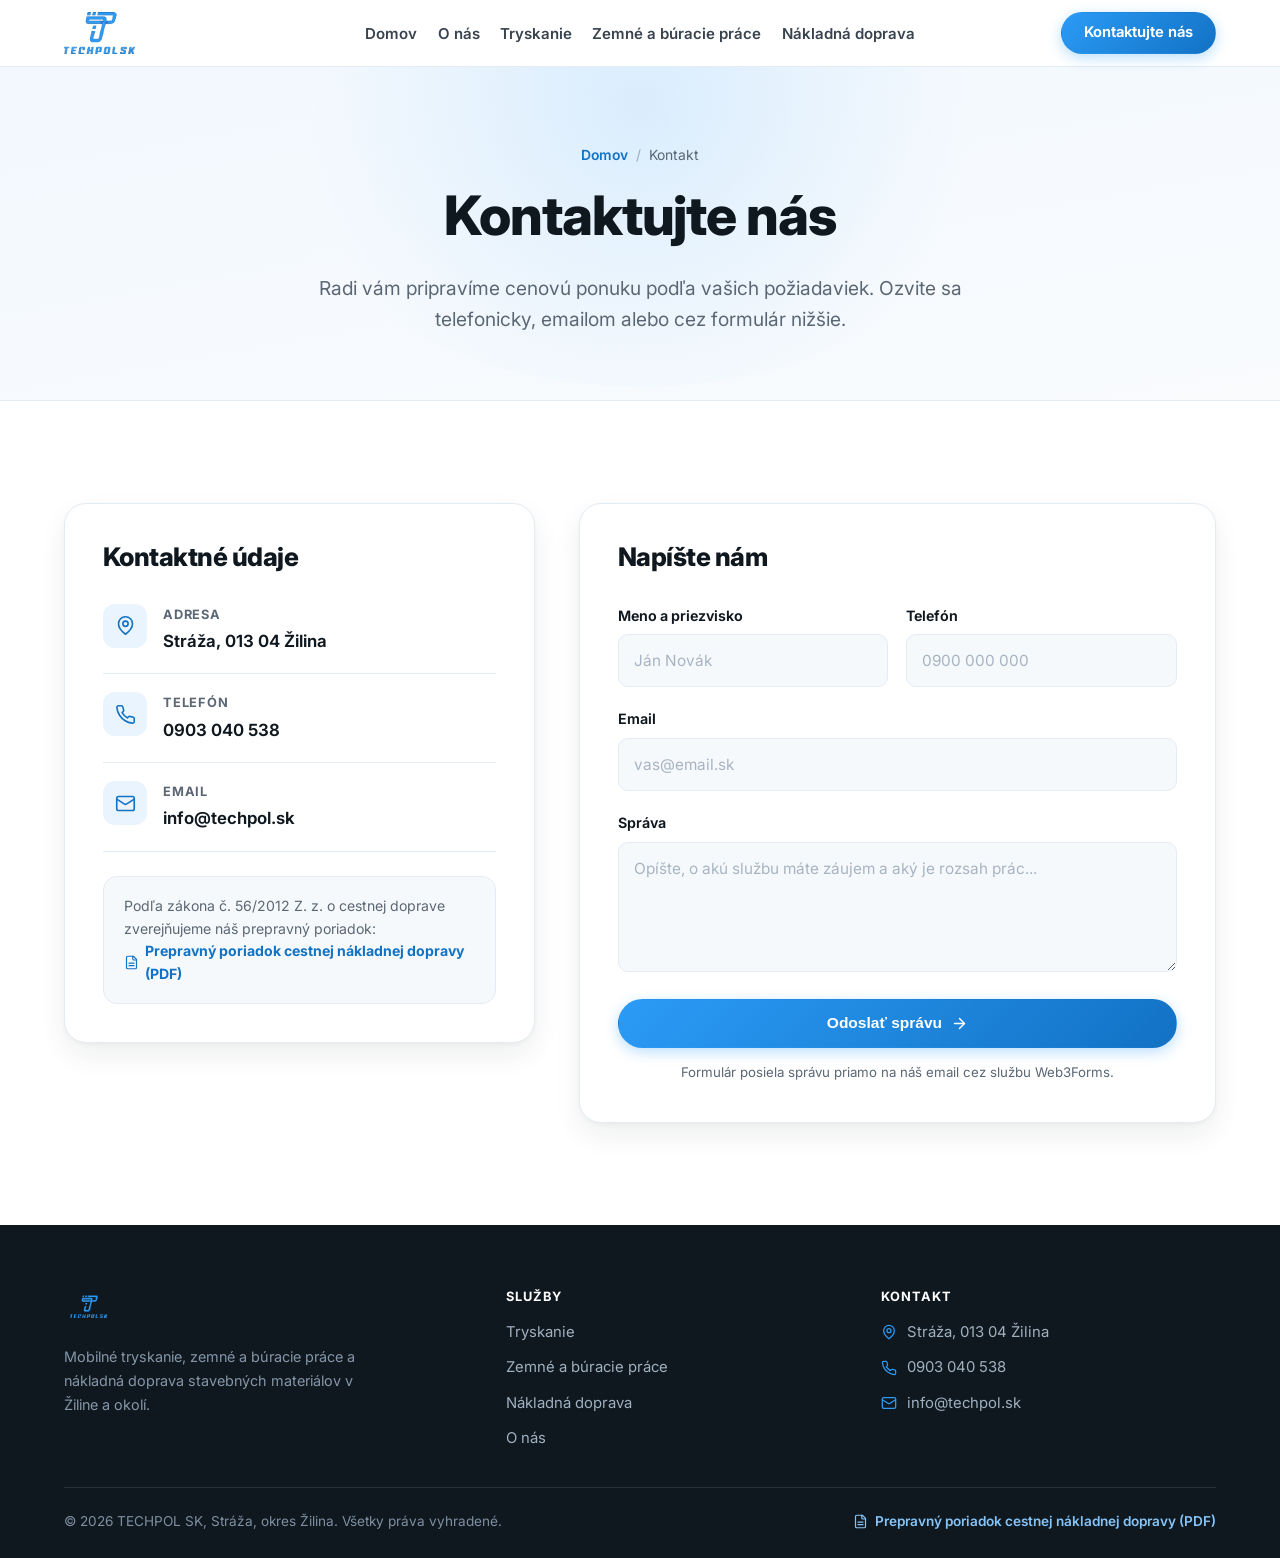
<file: kontakt.html>
<!DOCTYPE html>
<html lang="sk">
<head>
<meta charset="UTF-8" />
<meta name="viewport" content="width=device-width, initial-scale=1.0" />
<title>Kontakt | TECHPOL SK</title>
<meta name="description" content="Kontaktujte TECHPOL SK — Stráža, 013 04 Žilina. Telefón 0903 040 538, email info@techpol.sk, kontaktný formulár." />
<link rel="icon" href="assets/img/logo.png" />
<link rel="preconnect" href="https://fonts.googleapis.com">
<link rel="preconnect" href="https://fonts.gstatic.com" crossorigin>
<link rel="stylesheet" href="https://fonts.googleapis.com/css2?family=Inter:wght@400;500;600;700;800&display=swap">
<link rel="stylesheet" href="assets/css/style.css" />
<link rel="canonical" href="https://techpol.sk/kontakt.html" />
<meta property="og:type" content="website" />
<meta property="og:site_name" content="TECHPOL SK" />
<meta property="og:locale" content="sk_SK" />
<meta property="og:title" content="Kontakt | TECHPOL SK" />
<meta property="og:description" content="Kontaktujte TECHPOL SK — Stráža, 013 04 Žilina. Telefón 0903 040 538, email info@techpol.sk, kontaktný formulár." />
<meta property="og:url" content="https://techpol.sk/kontakt.html" />
<meta property="og:image" content="https://techpol.sk/assets/img/logo.png" />
<meta name="twitter:card" content="summary" />
</head>
<body>

<header class="site-header">
  <nav class="nav">
    <a href="index.html" class="brand" aria-label="TECHPOL SK — domovská stránka">
      <img src="assets/img/logo.png" alt="TECHPOL SK logo" />
    </a>
    <ul class="nav-links">
      <li><a href="index.html">Domov</a></li>
      <li><a href="o-nas.html">O nás</a></li>
      <li><a href="sluzby/tryskanie.html">Tryskanie</a></li>
      <li><a href="sluzby/zemne-vykopove-buracie-prace.html">Zemné a búracie práce</a></li>
      <li><a href="sluzby/nakladna-doprava.html">Nákladná doprava</a></li>
    </ul>
    <div class="nav-right">
      <a href="kontakt.html" class="btn btn-primary nav-cta">Kontaktujte nás</a>
      <button class="nav-toggle" aria-label="Otvoriť menu" aria-expanded="false">
      <span></span><span></span><span></span>
    </button>
    </div>
  </nav>
</header>

<main>

<section class="page-hero">
  <div class="container">
    <div class="breadcrumb"><a href="index.html">Domov</a><span>/</span>Kontakt</div>
    <h1>Kontaktujte nás</h1>
    <p class="lead">Radi vám pripravíme cenovú ponuku podľa vašich požiadaviek. Ozvite sa telefonicky, emailom alebo cez formulár nižšie.</p>
  </div>
</section>

<section class="section">
  <div class="container contact-grid">

    <div class="contact-info reveal">
      <h2>Kontaktné údaje</h2>

      <div class="contact-item">
        <span class="icon">
          <svg viewBox="0 0 24 24" fill="none" stroke="currentColor" stroke-width="1.85" stroke-linecap="round" stroke-linejoin="round" aria-hidden="true"><path d="M20 10c0 6-8 12-8 12s-8-6-8-12a8 8 0 0 1 16 0Z"/><circle cx="12" cy="10" r="3"/></svg>
        </span>
        <div>
          <strong>Adresa</strong>
          <span class="value">Stráža, 013 04 Žilina</span>
        </div>
      </div>

      <div class="contact-item">
        <span class="icon">
          <svg viewBox="0 0 24 24" fill="none" stroke="currentColor" stroke-width="1.85" stroke-linecap="round" stroke-linejoin="round" aria-hidden="true"><path d="M22 16.92v3a2 2 0 0 1-2.18 2 19.79 19.79 0 0 1-8.63-3.07 19.5 19.5 0 0 1-6-6 19.79 19.79 0 0 1-3.07-8.67A2 2 0 0 1 4.11 2h3a2 2 0 0 1 2 1.72 12.84 12.84 0 0 0 .7 2.81 2 2 0 0 1-.45 2.11L8.09 9.91a16 16 0 0 0 6 6l1.27-1.27a2 2 0 0 1 2.11-.45 12.84 12.84 0 0 0 2.81.7A2 2 0 0 1 22 16.92Z"/></svg>
        </span>
        <div>
          <strong>Telefón</strong>
          <a href="tel:+421903040538">0903 040 538</a>
        </div>
      </div>

      <div class="contact-item">
        <span class="icon">
          <svg viewBox="0 0 24 24" fill="none" stroke="currentColor" stroke-width="1.85" stroke-linecap="round" stroke-linejoin="round" aria-hidden="true"><rect width="20" height="16" x="2" y="4" rx="2"/><path d="m22 7-8.97 5.7a1.94 1.94 0 0 1-2.06 0L2 7"/></svg>
        </span>
        <div>
          <strong>Email</strong>
          <a href="mailto:info@techpol.sk">info@techpol.sk</a>
        </div>
      </div>

      <div class="legal-note">
        Podľa zákona č. 56/2012 Z. z. o cestnej doprave zverejňujeme náš prepravný poriadok:<br />
        <a href="dokumenty/prepravny-poriadok.pdf" target="_blank" rel="noopener">
          <svg viewBox="0 0 24 24" fill="none" stroke="currentColor" stroke-width="1.9" stroke-linecap="round" stroke-linejoin="round" aria-hidden="true"><path d="M15 2H6a2 2 0 0 0-2 2v16a2 2 0 0 0 2 2h12a2 2 0 0 0 2-2V7Z"/><path d="M14 2v4a2 2 0 0 0 2 2h4"/><path d="M16 13H8"/><path d="M16 17H8"/></svg>
          Prepravný poriadok cestnej nákladnej dopravy (PDF)
        </a>
      </div>
    </div>

    <div class="form-card reveal">
      <h2>Napíšte nám</h2>
      <form action="https://api.web3forms.com/submit" method="POST">
        <!-- Nahraďte hodnotu vlastným Access Key z web3forms.com -->
        <input type="hidden" name="access_key" value="VLOZTE_SEM_WEB3FORMS_ACCESS_KEY" />
        <input type="hidden" name="subject" value="Nová správa z formulára TECHPOL SK" />
        <input type="checkbox" name="botcheck" style="display:none" tabindex="-1" autocomplete="off" />

        <div class="form-row">
          <div class="field">
            <label for="name">Meno a priezvisko</label>
            <input type="text" id="name" name="name" required placeholder="Ján Novák" />
          </div>
          <div class="field">
            <label for="phone">Telefón</label>
            <input type="tel" id="phone" name="phone" placeholder="0900 000 000" />
          </div>
        </div>

        <div class="field">
          <label for="email">Email</label>
          <input type="email" id="email" name="email" required placeholder="vas@email.sk" />
        </div>

        <div class="field">
          <label for="message">Správa</label>
          <textarea id="message" name="message" required placeholder="Opíšte, o akú službu máte záujem a aký je rozsah prác..."></textarea>
        </div>

        <button type="submit" class="btn btn-primary">
          Odoslať správu
          <svg viewBox="0 0 24 24" fill="none" stroke="currentColor" stroke-width="2" stroke-linecap="round" stroke-linejoin="round" aria-hidden="true"><path d="M5 12h14"/><path d="m12 5 7 7-7 7"/></svg>
        </button>
        <p class="form-note">Formulár posiela správu priamo na náš email cez službu Web3Forms.</p>
      </form>
    </div>

  </div>
</section>

</main>

<footer class="site-footer">
  <div class="container">
    <div class="footer-grid">
      <div class="footer-brand">
        <img src="assets/img/logo-transparent.png" alt="TECHPOL SK logo" />
        <p>Mobilné tryskanie, zemné a búracie práce a nákladná doprava stavebných materiálov v Žiline a okolí.</p>
      </div>

      <div class="footer-col">
        <h4>Služby</h4>
        <ul>
          <li><a href="sluzby/tryskanie.html">Tryskanie</a></li>
          <li><a href="sluzby/zemne-vykopove-buracie-prace.html">Zemné a búracie práce</a></li>
          <li><a href="sluzby/nakladna-doprava.html">Nákladná doprava</a></li>
          <li><a href="o-nas.html">O nás</a></li>
        </ul>
      </div>

      <div class="footer-col">
        <h4>Kontakt</h4>
        <ul>
          <li class="contact-line">
            <svg viewBox="0 0 24 24" fill="none" stroke="currentColor" stroke-width="1.9" stroke-linecap="round" stroke-linejoin="round" aria-hidden="true"><path d="M20 10c0 6-8 12-8 12s-8-6-8-12a8 8 0 0 1 16 0Z"/><circle cx="12" cy="10" r="3"/></svg>
            Stráža, 013 04 Žilina
          </li>
          <li class="contact-line">
            <svg viewBox="0 0 24 24" fill="none" stroke="currentColor" stroke-width="1.9" stroke-linecap="round" stroke-linejoin="round" aria-hidden="true"><path d="M22 16.92v3a2 2 0 0 1-2.18 2 19.79 19.79 0 0 1-8.63-3.07 19.5 19.5 0 0 1-6-6 19.79 19.79 0 0 1-3.07-8.67A2 2 0 0 1 4.11 2h3a2 2 0 0 1 2 1.72 12.84 12.84 0 0 0 .7 2.81 2 2 0 0 1-.45 2.11L8.09 9.91a16 16 0 0 0 6 6l1.27-1.27a2 2 0 0 1 2.11-.45 12.84 12.84 0 0 0 2.81.7A2 2 0 0 1 22 16.92Z"/></svg>
            <a href="tel:+421903040538">0903 040 538</a>
          </li>
          <li class="contact-line">
            <svg viewBox="0 0 24 24" fill="none" stroke="currentColor" stroke-width="1.9" stroke-linecap="round" stroke-linejoin="round" aria-hidden="true"><rect width="20" height="16" x="2" y="4" rx="2"/><path d="m22 7-8.97 5.7a1.94 1.94 0 0 1-2.06 0L2 7"/></svg>
            <a href="mailto:info@techpol.sk">info@techpol.sk</a>
          </li>
        </ul>
      </div>
    </div>

    <div class="footer-bottom">
      <span>&copy; 2026 TECHPOL SK, Stráža, okres Žilina. Všetky práva vyhradené.</span>
      <a href="dokumenty/prepravny-poriadok.pdf" target="_blank" rel="noopener">
        <svg viewBox="0 0 24 24" fill="none" stroke="currentColor" stroke-width="1.9" stroke-linecap="round" stroke-linejoin="round" aria-hidden="true"><path d="M15 2H6a2 2 0 0 0-2 2v16a2 2 0 0 0 2 2h12a2 2 0 0 0 2-2V7Z"/><path d="M14 2v4a2 2 0 0 0 2 2h4"/><path d="M16 13H8"/><path d="M16 17H8"/></svg>
        Prepravný poriadok cestnej nákladnej dopravy (PDF)
      </a>
    </div>
  </div>
</footer>

<script src="assets/js/script.js"></script>
</body>
</html>
</file>
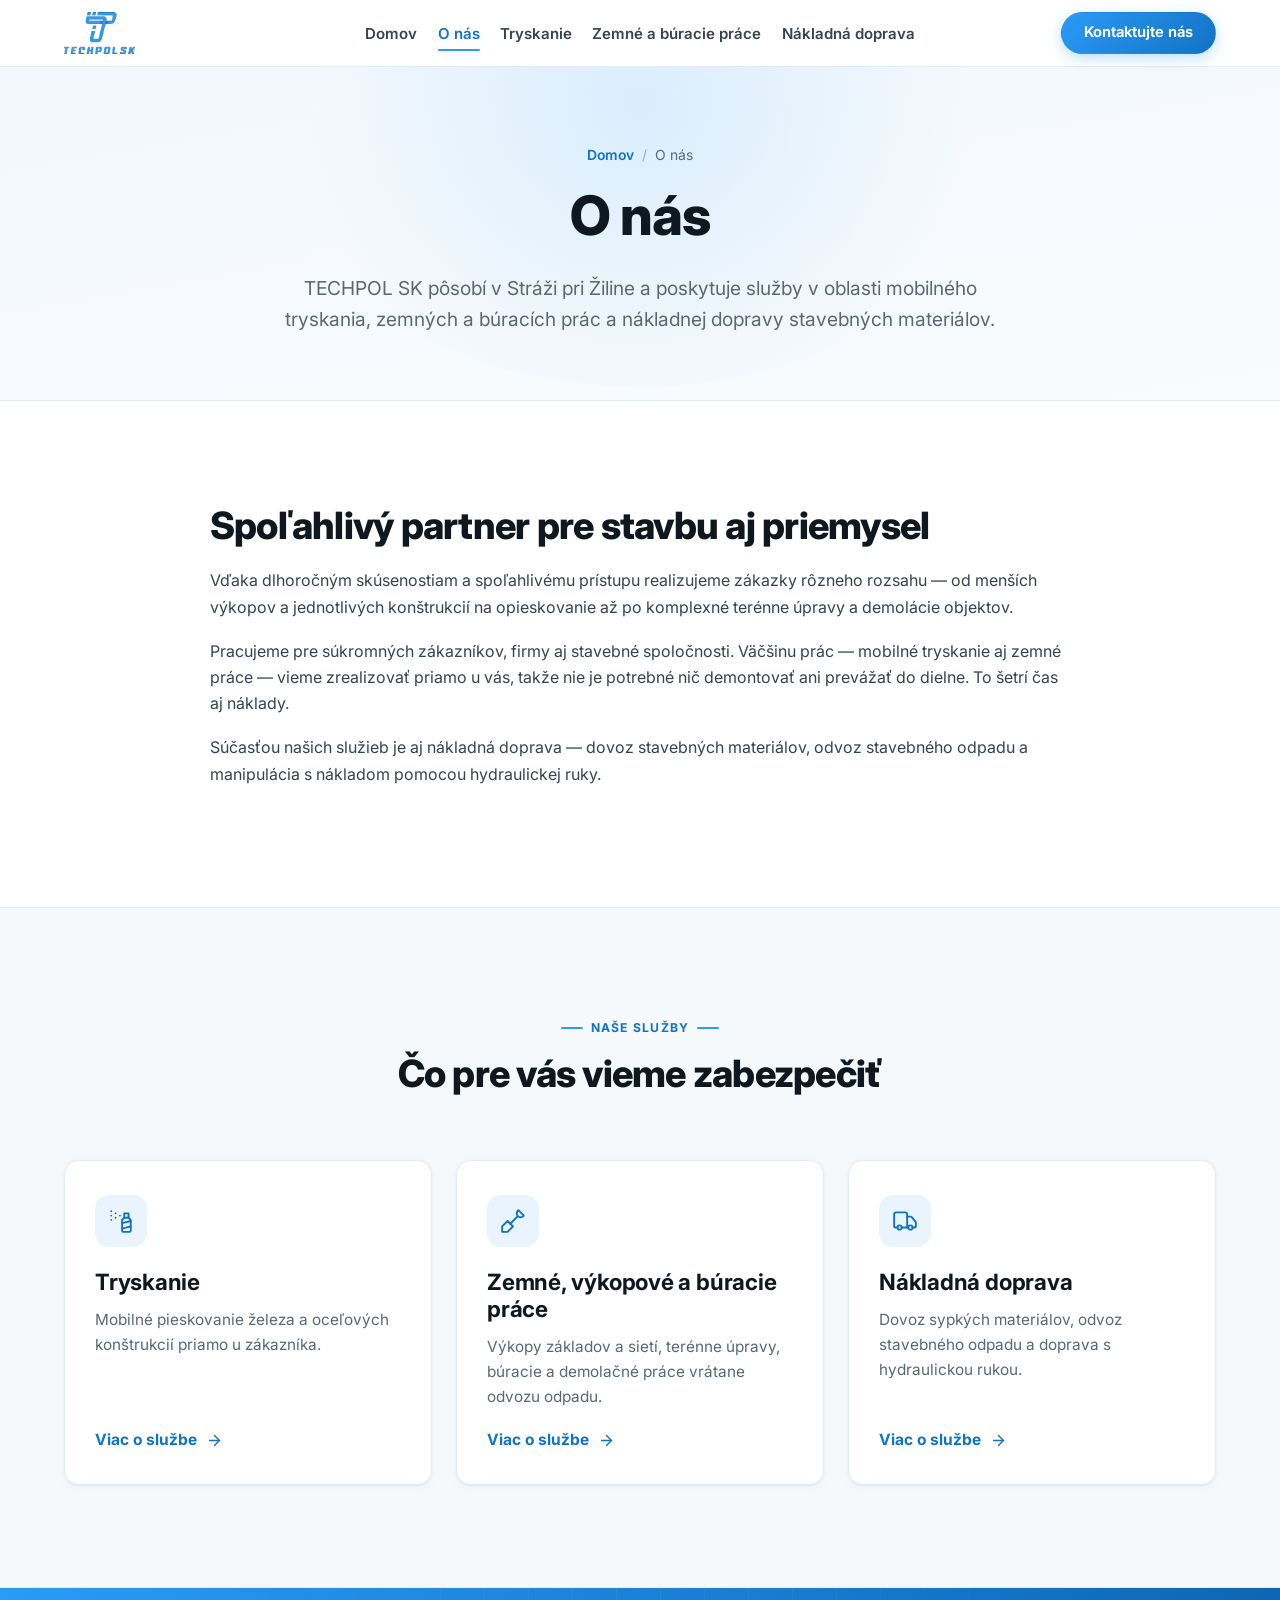
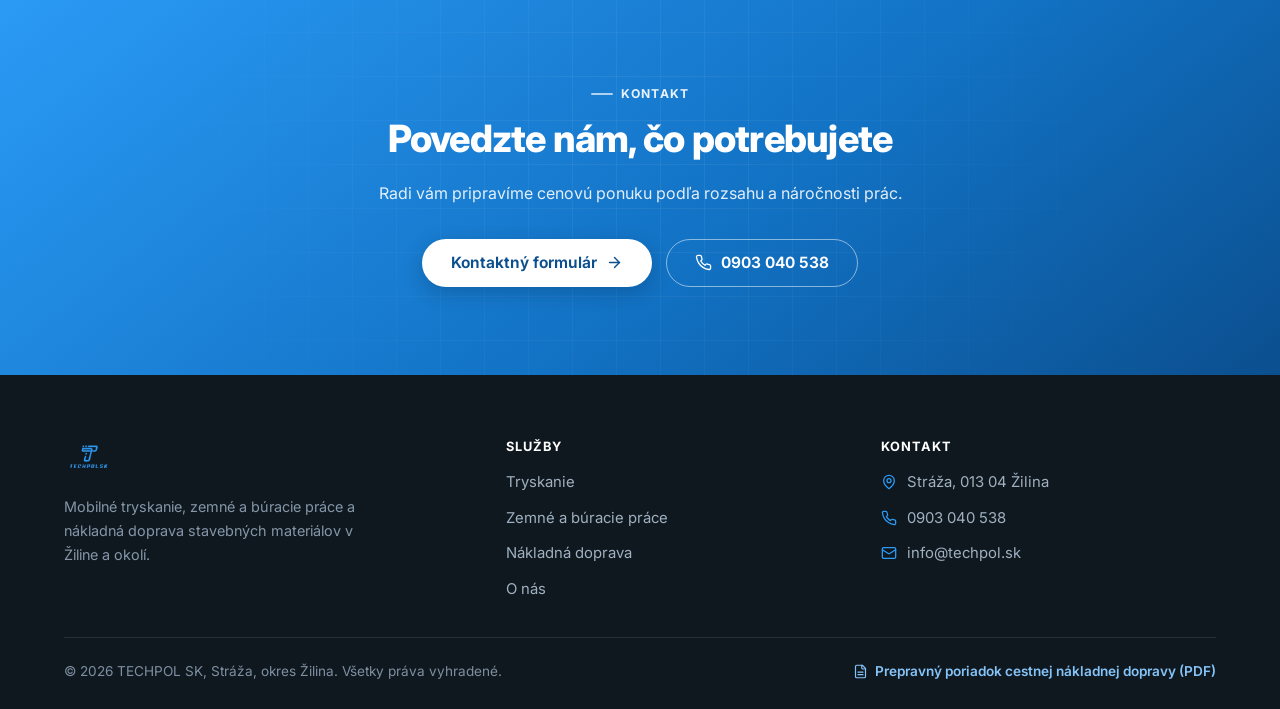
<file: o-nas.html>
<!DOCTYPE html>
<html lang="sk">
<head>
<meta charset="UTF-8" />
<meta name="viewport" content="width=device-width, initial-scale=1.0" />
<title>O nás | TECHPOL SK</title>
<meta name="description" content="TECHPOL SK — mobilné tryskanie, zemné a búracie práce, nákladná doprava. Pôsobíme v Stráži pri Žiline." />
<link rel="icon" href="assets/img/logo.png" />
<link rel="preconnect" href="https://fonts.googleapis.com">
<link rel="preconnect" href="https://fonts.gstatic.com" crossorigin>
<link rel="stylesheet" href="https://fonts.googleapis.com/css2?family=Inter:wght@400;500;600;700;800&display=swap">
<link rel="stylesheet" href="assets/css/style.css" />
<link rel="canonical" href="https://techpol.sk/o-nas.html" />
<meta property="og:type" content="website" />
<meta property="og:site_name" content="TECHPOL SK" />
<meta property="og:locale" content="sk_SK" />
<meta property="og:title" content="O nás | TECHPOL SK" />
<meta property="og:description" content="TECHPOL SK — mobilné tryskanie, zemné a búracie práce, nákladná doprava. Pôsobíme v Stráži pri Žiline." />
<meta property="og:url" content="https://techpol.sk/o-nas.html" />
<meta property="og:image" content="https://techpol.sk/assets/img/logo.png" />
<meta name="twitter:card" content="summary" />
</head>
<body>

<header class="site-header">
  <nav class="nav">
    <a href="index.html" class="brand" aria-label="TECHPOL SK — domovská stránka">
      <img src="assets/img/logo.png" alt="TECHPOL SK logo" />
    </a>
    <ul class="nav-links">
      <li><a href="index.html">Domov</a></li>
      <li><a href="o-nas.html">O nás</a></li>
      <li><a href="sluzby/tryskanie.html">Tryskanie</a></li>
      <li><a href="sluzby/zemne-vykopove-buracie-prace.html">Zemné a búracie práce</a></li>
      <li><a href="sluzby/nakladna-doprava.html">Nákladná doprava</a></li>
    </ul>
    <div class="nav-right">
      <a href="kontakt.html" class="btn btn-primary nav-cta">Kontaktujte nás</a>
      <button class="nav-toggle" aria-label="Otvoriť menu" aria-expanded="false">
      <span></span><span></span><span></span>
    </button>
    </div>
  </nav>
</header>

<main>

<section class="page-hero">
  <div class="container">
    <div class="breadcrumb"><a href="index.html">Domov</a><span>/</span>O nás</div>
    <h1>O nás</h1>
    <p class="lead">TECHPOL SK pôsobí v Stráži pri Žiline a poskytuje služby v oblasti mobilného tryskania, zemných a búracích prác a nákladnej dopravy stavebných materiálov.</p>
  </div>
</section>

<section class="section">
  <div class="container">
    <div class="prose reveal">
      <h2>Spoľahlivý partner pre stavbu aj priemysel</h2>
      <p>Vďaka dlhoročným skúsenostiam a spoľahlivému prístupu realizujeme zákazky rôzneho rozsahu — od menších výkopov a jednotlivých konštrukcií na opieskovanie až po komplexné terénne úpravy a demolácie objektov.</p>
      <p>Pracujeme pre súkromných zákazníkov, firmy aj stavebné spoločnosti. Väčšinu prác — mobilné tryskanie aj zemné práce — vieme zrealizovať priamo u vás, takže nie je potrebné nič demontovať ani prevážať do dielne. To šetrí čas aj náklady.</p>
      <p>Súčasťou našich služieb je aj nákladná doprava — dovoz stavebných materiálov, odvoz stavebného odpadu a manipulácia s nákladom pomocou hydraulickej ruky.</p>
    </div>
  </div>
</section>

<section class="section section--soft">
  <div class="container">
    <div class="section-head reveal">
      <span class="eyebrow">Naše služby</span>
      <h2>Čo pre vás vieme zabezpečiť</h2>
    </div>

    <div class="card-grid">
      <article class="card reveal">
        <div class="card-icon">
          <svg viewBox="0 0 24 24" fill="none" stroke="currentColor" stroke-width="1.75" stroke-linecap="round" stroke-linejoin="round" aria-hidden="true"><path d="M3 3h.01"/><path d="M7 5h.01"/><path d="M11 7h.01"/><path d="M3 7h.01"/><path d="M7 9h.01"/><path d="M3 11h.01"/><rect width="4" height="4" x="15" y="5"/><path d="m19 9 2 2v10c0 .6-.4 1-1 1h-6c-.6 0-1-.4-1-1V11l2-2"/><path d="m13 14 8-2"/><path d="m13 19 8-2"/></svg>
        </div>
        <h3>Tryskanie</h3>
        <p>Mobilné pieskovanie železa a oceľových konštrukcií priamo u zákazníka.</p>
        <a href="sluzby/tryskanie.html" class="btn btn-ghost">
          Viac o službe
          <svg viewBox="0 0 24 24" fill="none" stroke="currentColor" stroke-width="2" stroke-linecap="round" stroke-linejoin="round" aria-hidden="true"><path d="M5 12h14"/><path d="m12 5 7 7-7 7"/></svg>
        </a>
      </article>

      <article class="card reveal">
        <div class="card-icon">
          <svg viewBox="0 0 24 24" fill="none" stroke="currentColor" stroke-width="1.75" stroke-linecap="round" stroke-linejoin="round" aria-hidden="true"><path d="M2 22v-5l5-5 5 5-5 5z"/><path d="M9.5 14.5 16 8"/><path d="m17 2 5 5-.5.5a3.53 3.53 0 0 1-5 0 3.53 3.53 0 0 1 0-5L17 2"/></svg>
        </div>
        <h3>Zemné, výkopové a búracie práce</h3>
        <p>Výkopy základov a sietí, terénne úpravy, búracie a demolačné práce vrátane odvozu odpadu.</p>
        <a href="sluzby/zemne-vykopove-buracie-prace.html" class="btn btn-ghost">
          Viac o službe
          <svg viewBox="0 0 24 24" fill="none" stroke="currentColor" stroke-width="2" stroke-linecap="round" stroke-linejoin="round" aria-hidden="true"><path d="M5 12h14"/><path d="m12 5 7 7-7 7"/></svg>
        </a>
      </article>

      <article class="card reveal">
        <div class="card-icon">
          <svg viewBox="0 0 24 24" fill="none" stroke="currentColor" stroke-width="1.75" stroke-linecap="round" stroke-linejoin="round" aria-hidden="true"><path d="M14 18V6a2 2 0 0 0-2-2H4a2 2 0 0 0-2 2v11a1 1 0 0 0 1 1h2"/><path d="M15 18H9"/><path d="M19 18h2a1 1 0 0 0 1-1v-3.65a1 1 0 0 0-.22-.624l-3.48-4.35A1 1 0 0 0 17.52 8H14"/><circle cx="17" cy="18" r="2"/><circle cx="7" cy="18" r="2"/></svg>
        </div>
        <h3>Nákladná doprava</h3>
        <p>Dovoz sypkých materiálov, odvoz stavebného odpadu a doprava s hydraulickou rukou.</p>
        <a href="sluzby/nakladna-doprava.html" class="btn btn-ghost">
          Viac o službe
          <svg viewBox="0 0 24 24" fill="none" stroke="currentColor" stroke-width="2" stroke-linecap="round" stroke-linejoin="round" aria-hidden="true"><path d="M5 12h14"/><path d="m12 5 7 7-7 7"/></svg>
        </a>
      </article>
    </div>
  </div>
</section>

<section class="cta-band">
  <div class="container">
    <span class="eyebrow">Kontakt</span>
    <h2>Povedzte nám, čo potrebujete</h2>
    <p>Radi vám pripravíme cenovú ponuku podľa rozsahu a náročnosti prác.</p>
    <div class="cta-actions">
      <a href="kontakt.html" class="btn btn-primary">
        Kontaktný formulár
        <svg viewBox="0 0 24 24" fill="none" stroke="currentColor" stroke-width="2" stroke-linecap="round" stroke-linejoin="round" aria-hidden="true"><path d="M5 12h14"/><path d="m12 5 7 7-7 7"/></svg>
      </a>
      <a href="tel:+421903040538" class="btn btn-outline">
        <svg viewBox="0 0 24 24" fill="none" stroke="currentColor" stroke-width="1.9" stroke-linecap="round" stroke-linejoin="round" aria-hidden="true"><path d="M22 16.92v3a2 2 0 0 1-2.18 2 19.79 19.79 0 0 1-8.63-3.07 19.5 19.5 0 0 1-6-6 19.79 19.79 0 0 1-3.07-8.67A2 2 0 0 1 4.11 2h3a2 2 0 0 1 2 1.72 12.84 12.84 0 0 0 .7 2.81 2 2 0 0 1-.45 2.11L8.09 9.91a16 16 0 0 0 6 6l1.27-1.27a2 2 0 0 1 2.11-.45 12.84 12.84 0 0 0 2.81.7A2 2 0 0 1 22 16.92Z"/></svg>
        0903 040 538
      </a>
    </div>
  </div>
</section>

</main>

<footer class="site-footer">
  <div class="container">
    <div class="footer-grid">
      <div class="footer-brand">
        <img src="assets/img/logo-transparent.png" alt="TECHPOL SK logo" />
        <p>Mobilné tryskanie, zemné a búracie práce a nákladná doprava stavebných materiálov v Žiline a okolí.</p>
      </div>

      <div class="footer-col">
        <h4>Služby</h4>
        <ul>
          <li><a href="sluzby/tryskanie.html">Tryskanie</a></li>
          <li><a href="sluzby/zemne-vykopove-buracie-prace.html">Zemné a búracie práce</a></li>
          <li><a href="sluzby/nakladna-doprava.html">Nákladná doprava</a></li>
          <li><a href="o-nas.html">O nás</a></li>
        </ul>
      </div>

      <div class="footer-col">
        <h4>Kontakt</h4>
        <ul>
          <li class="contact-line">
            <svg viewBox="0 0 24 24" fill="none" stroke="currentColor" stroke-width="1.9" stroke-linecap="round" stroke-linejoin="round" aria-hidden="true"><path d="M20 10c0 6-8 12-8 12s-8-6-8-12a8 8 0 0 1 16 0Z"/><circle cx="12" cy="10" r="3"/></svg>
            Stráža, 013 04 Žilina
          </li>
          <li class="contact-line">
            <svg viewBox="0 0 24 24" fill="none" stroke="currentColor" stroke-width="1.9" stroke-linecap="round" stroke-linejoin="round" aria-hidden="true"><path d="M22 16.92v3a2 2 0 0 1-2.18 2 19.79 19.79 0 0 1-8.63-3.07 19.5 19.5 0 0 1-6-6 19.79 19.79 0 0 1-3.07-8.67A2 2 0 0 1 4.11 2h3a2 2 0 0 1 2 1.72 12.84 12.84 0 0 0 .7 2.81 2 2 0 0 1-.45 2.11L8.09 9.91a16 16 0 0 0 6 6l1.27-1.27a2 2 0 0 1 2.11-.45 12.84 12.84 0 0 0 2.81.7A2 2 0 0 1 22 16.92Z"/></svg>
            <a href="tel:+421903040538">0903 040 538</a>
          </li>
          <li class="contact-line">
            <svg viewBox="0 0 24 24" fill="none" stroke="currentColor" stroke-width="1.9" stroke-linecap="round" stroke-linejoin="round" aria-hidden="true"><rect width="20" height="16" x="2" y="4" rx="2"/><path d="m22 7-8.97 5.7a1.94 1.94 0 0 1-2.06 0L2 7"/></svg>
            <a href="mailto:info@techpol.sk">info@techpol.sk</a>
          </li>
        </ul>
      </div>
    </div>

    <div class="footer-bottom">
      <span>&copy; 2026 TECHPOL SK, Stráža, okres Žilina. Všetky práva vyhradené.</span>
      <a href="dokumenty/prepravny-poriadok.pdf" target="_blank" rel="noopener">
        <svg viewBox="0 0 24 24" fill="none" stroke="currentColor" stroke-width="1.9" stroke-linecap="round" stroke-linejoin="round" aria-hidden="true"><path d="M15 2H6a2 2 0 0 0-2 2v16a2 2 0 0 0 2 2h12a2 2 0 0 0 2-2V7Z"/><path d="M14 2v4a2 2 0 0 0 2 2h4"/><path d="M16 13H8"/><path d="M16 17H8"/></svg>
        Prepravný poriadok cestnej nákladnej dopravy (PDF)
      </a>
    </div>
  </div>
</footer>

<script src="assets/js/script.js"></script>
</body>
</html>
</file>
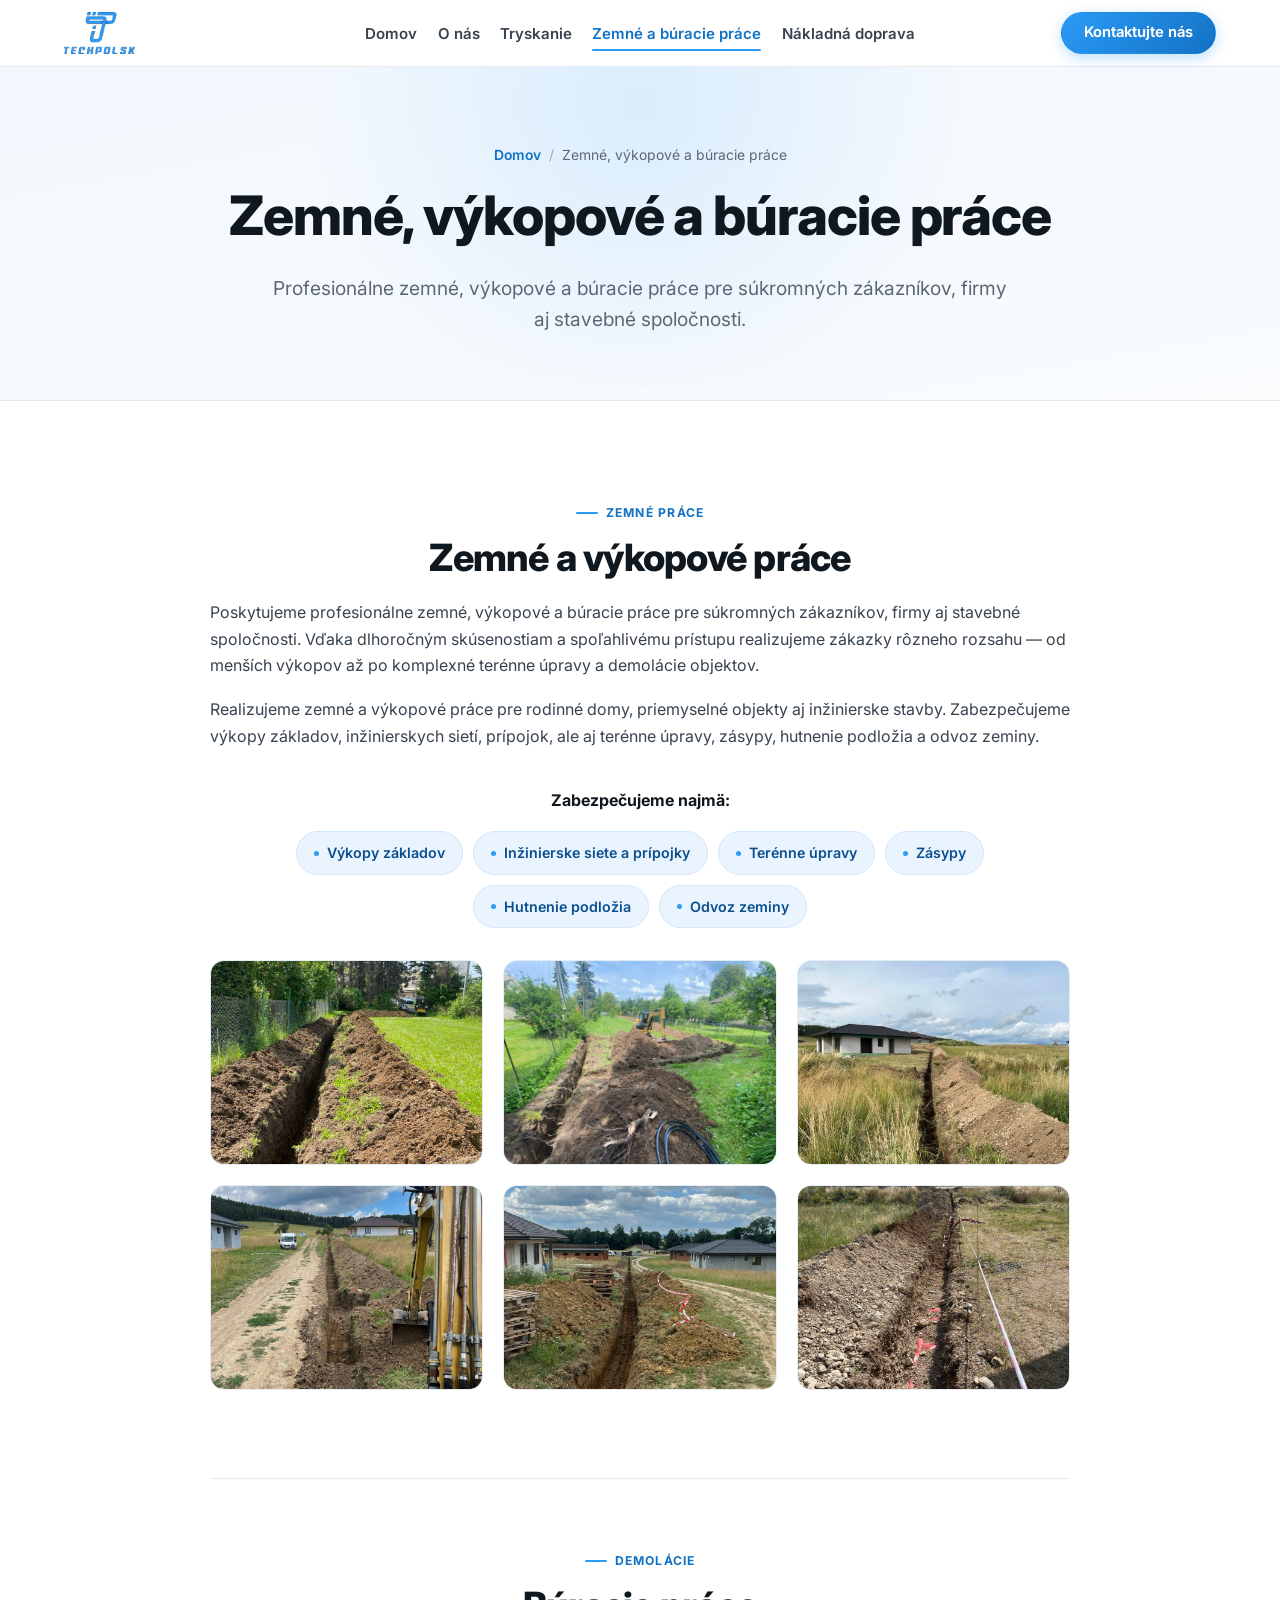
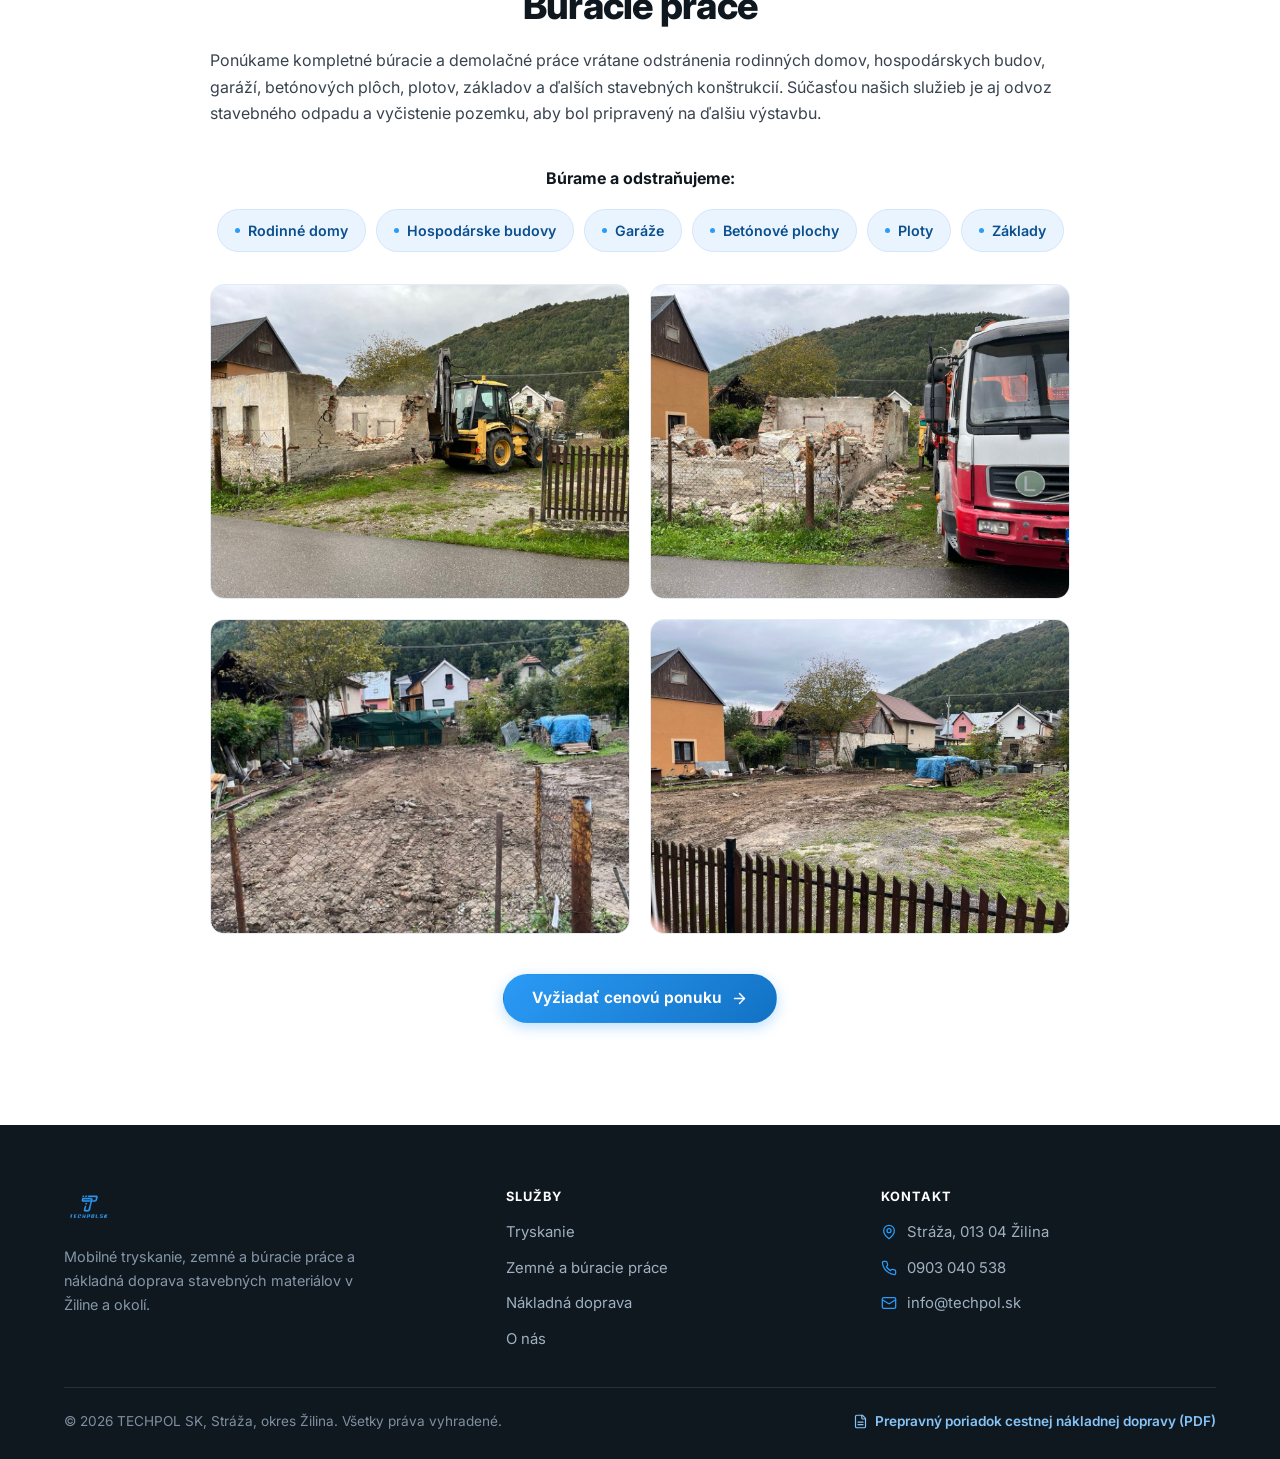
<file: sluzby/zemne-vykopove-buracie-prace.html>
<!DOCTYPE html>
<html lang="sk">
<head>
<meta charset="UTF-8" />
<meta name="viewport" content="width=device-width, initial-scale=1.0" />
<title>Zemné, výkopové a búracie práce | TECHPOL SK</title>
<meta name="description" content="Zemné a výkopové práce, terénne úpravy a kompletné búracie a demolačné práce vrátane odvozu odpadu. TECHPOL SK, Žilina a okolie." />
<link rel="icon" href="../assets/img/logo.png" />
<link rel="preconnect" href="https://fonts.googleapis.com">
<link rel="preconnect" href="https://fonts.gstatic.com" crossorigin>
<link rel="stylesheet" href="https://fonts.googleapis.com/css2?family=Inter:wght@400;500;600;700;800&display=swap">
<link rel="stylesheet" href="../assets/css/style.css" />
<link rel="canonical" href="https://techpol.sk/sluzby/zemne-vykopove-buracie-prace.html" />
<meta property="og:type" content="website" />
<meta property="og:site_name" content="TECHPOL SK" />
<meta property="og:locale" content="sk_SK" />
<meta property="og:title" content="Zemné, výkopové a búracie práce | TECHPOL SK" />
<meta property="og:description" content="Zemné a výkopové práce, terénne úpravy a kompletné búracie a demolačné práce vrátane odvozu odpadu. TECHPOL SK, Žilina a okolie." />
<meta property="og:url" content="https://techpol.sk/sluzby/zemne-vykopove-buracie-prace.html" />
<meta property="og:image" content="https://techpol.sk/assets/img/logo.png" />
<meta name="twitter:card" content="summary" />
</head>
<body>

<header class="site-header">
  <nav class="nav">
    <a href="../index.html" class="brand" aria-label="TECHPOL SK — domovská stránka">
      <img src="../assets/img/logo.png" alt="TECHPOL SK logo" />
    </a>
    <ul class="nav-links">
      <li><a href="../index.html">Domov</a></li>
      <li><a href="../o-nas.html">O nás</a></li>
      <li><a href="tryskanie.html">Tryskanie</a></li>
      <li><a href="zemne-vykopove-buracie-prace.html">Zemné a búracie práce</a></li>
      <li><a href="nakladna-doprava.html">Nákladná doprava</a></li>
    </ul>
    <div class="nav-right">
      <a href="../kontakt.html" class="btn btn-primary nav-cta">Kontaktujte nás</a>
      <button class="nav-toggle" aria-label="Otvoriť menu" aria-expanded="false">
      <span></span><span></span><span></span>
    </button>
    </div>
  </nav>
</header>

<main>

<section class="page-hero">
  <div class="container">
    <div class="breadcrumb"><a href="../index.html">Domov</a><span>/</span>Zemné, výkopové a búracie práce</div>
    <h1>Zemné, výkopové a búracie práce</h1>
    <p class="lead">Profesionálne zemné, výkopové a búracie práce pre súkromných zákazníkov, firmy aj stavebné spoločnosti.</p>
  </div>
</section>

<section class="section">
  <div class="container">

    <article class="service-block reveal">
      <span class="eyebrow">Zemné práce</span>
      <h2>Zemné a výkopové práce</h2>
      <p>Poskytujeme profesionálne zemné, výkopové a búracie práce pre súkromných zákazníkov, firmy aj stavebné spoločnosti. Vďaka dlhoročným skúsenostiam a spoľahlivému prístupu realizujeme zákazky rôzneho rozsahu — od menších výkopov až po komplexné terénne úpravy a demolácie objektov.</p>
      <p>Realizujeme zemné a výkopové práce pre rodinné domy, priemyselné objekty aj inžinierske stavby. Zabezpečujeme výkopy základov, inžinierskych sietí, prípojok, ale aj terénne úpravy, zásypy, hutnenie podložia a odvoz zeminy.</p>

      <p class="subheading">Zabezpečujeme najmä:</p>
      <ul class="tag-list">
        <li>Výkopy základov</li>
        <li>Inžinierske siete a prípojky</li>
        <li>Terénne úpravy</li>
        <li>Zásypy</li>
        <li>Hutnenie podložia</li>
        <li>Odvoz zeminy</li>
      </ul>

      <div class="photo-grid photo-grid--3">
        <div class="photo-slot">
          <img src="../assets/img/services/zemne-1.jpg" alt="Výkop ryhy pre inžinierske siete" loading="lazy" />
        </div>
        <div class="photo-slot">
          <img src="../assets/img/services/zemne-2.jpg" alt="Minibáger pri výkope ryhy" loading="lazy" />
        </div>
        <div class="photo-slot">
          <img src="../assets/img/services/zemne-3.jpg" alt="Výkopové práce pri novostavbe" loading="lazy" />
        </div>
        <div class="photo-slot">
          <img src="../assets/img/services/zemne-4.jpg" alt="Výkop ryhy pre prípojky" loading="lazy" />
        </div>
        <div class="photo-slot">
          <img src="../assets/img/services/zemne-5.jpg" alt="Zemné práce v obytnej zóne" loading="lazy" />
        </div>
        <div class="photo-slot">
          <img src="../assets/img/services/zemne-6.jpg" alt="Výkop pre elektrickú prípojku" loading="lazy" />
        </div>
      </div>
    </article>

    <article class="service-block reveal">
      <span class="eyebrow">Demolácie</span>
      <h2>Búracie práce</h2>
      <p>Ponúkame kompletné búracie a demolačné práce vrátane odstránenia rodinných domov, hospodárskych budov, garáží, betónových plôch, plotov, základov a ďalších stavebných konštrukcií. Súčasťou našich služieb je aj odvoz stavebného odpadu a vyčistenie pozemku, aby bol pripravený na ďalšiu výstavbu.</p>

      <p class="subheading">Búrame a odstraňujeme:</p>
      <ul class="tag-list">
        <li>Rodinné domy</li>
        <li>Hospodárske budovy</li>
        <li>Garáže</li>
        <li>Betónové plochy</li>
        <li>Ploty</li>
        <li>Základy</li>
      </ul>

      <div class="photo-grid photo-grid--2">
        <div class="photo-slot">
          <img src="../assets/img/services/buracie-1.jpg" alt="Búranie rodinného domu bagrom" loading="lazy" />
        </div>
        <div class="photo-slot">
          <img src="../assets/img/services/buracie-2.jpg" alt="Demolácia muriva a odvoz sutiny" loading="lazy" />
        </div>
        <div class="photo-slot">
          <img src="../assets/img/services/buracie-3.jpg" alt="Vyčistený pozemok po demolácii" loading="lazy" />
        </div>
        <div class="photo-slot">
          <img src="../assets/img/services/buracie-4.jpg" alt="Pozemok pripravený na výstavbu" loading="lazy" />
        </div>
      </div>

      <div class="block-cta">
        <a href="../kontakt.html" class="btn btn-primary">
          Vyžiadať cenovú ponuku
          <svg viewBox="0 0 24 24" fill="none" stroke="currentColor" stroke-width="2" stroke-linecap="round" stroke-linejoin="round" aria-hidden="true"><path d="M5 12h14"/><path d="m12 5 7 7-7 7"/></svg>
        </a>
      </div>
    </article>

  </div>
</section>

</main>

<footer class="site-footer">
  <div class="container">
    <div class="footer-grid">
      <div class="footer-brand">
        <img src="../assets/img/logo-transparent.png" alt="TECHPOL SK logo" />
        <p>Mobilné tryskanie, zemné a búracie práce a nákladná doprava stavebných materiálov v Žiline a okolí.</p>
      </div>

      <div class="footer-col">
        <h4>Služby</h4>
        <ul>
          <li><a href="tryskanie.html">Tryskanie</a></li>
          <li><a href="zemne-vykopove-buracie-prace.html">Zemné a búracie práce</a></li>
          <li><a href="nakladna-doprava.html">Nákladná doprava</a></li>
          <li><a href="../o-nas.html">O nás</a></li>
        </ul>
      </div>

      <div class="footer-col">
        <h4>Kontakt</h4>
        <ul>
          <li class="contact-line">
            <svg viewBox="0 0 24 24" fill="none" stroke="currentColor" stroke-width="1.9" stroke-linecap="round" stroke-linejoin="round" aria-hidden="true"><path d="M20 10c0 6-8 12-8 12s-8-6-8-12a8 8 0 0 1 16 0Z"/><circle cx="12" cy="10" r="3"/></svg>
            Stráža, 013 04 Žilina
          </li>
          <li class="contact-line">
            <svg viewBox="0 0 24 24" fill="none" stroke="currentColor" stroke-width="1.9" stroke-linecap="round" stroke-linejoin="round" aria-hidden="true"><path d="M22 16.92v3a2 2 0 0 1-2.18 2 19.79 19.79 0 0 1-8.63-3.07 19.5 19.5 0 0 1-6-6 19.79 19.79 0 0 1-3.07-8.67A2 2 0 0 1 4.11 2h3a2 2 0 0 1 2 1.72 12.84 12.84 0 0 0 .7 2.81 2 2 0 0 1-.45 2.11L8.09 9.91a16 16 0 0 0 6 6l1.27-1.27a2 2 0 0 1 2.11-.45 12.84 12.84 0 0 0 2.81.7A2 2 0 0 1 22 16.92Z"/></svg>
            <a href="tel:+421903040538">0903 040 538</a>
          </li>
          <li class="contact-line">
            <svg viewBox="0 0 24 24" fill="none" stroke="currentColor" stroke-width="1.9" stroke-linecap="round" stroke-linejoin="round" aria-hidden="true"><rect width="20" height="16" x="2" y="4" rx="2"/><path d="m22 7-8.97 5.7a1.94 1.94 0 0 1-2.06 0L2 7"/></svg>
            <a href="mailto:info@techpol.sk">info@techpol.sk</a>
          </li>
        </ul>
      </div>
    </div>

    <div class="footer-bottom">
      <span>&copy; 2026 TECHPOL SK, Stráža, okres Žilina. Všetky práva vyhradené.</span>
      <a href="../dokumenty/prepravny-poriadok.pdf" target="_blank" rel="noopener">
        <svg viewBox="0 0 24 24" fill="none" stroke="currentColor" stroke-width="1.9" stroke-linecap="round" stroke-linejoin="round" aria-hidden="true"><path d="M15 2H6a2 2 0 0 0-2 2v16a2 2 0 0 0 2 2h12a2 2 0 0 0 2-2V7Z"/><path d="M14 2v4a2 2 0 0 0 2 2h4"/><path d="M16 13H8"/><path d="M16 17H8"/></svg>
        Prepravný poriadok cestnej nákladnej dopravy (PDF)
      </a>
    </div>
  </div>
</footer>

<script src="../assets/js/script.js"></script>
</body>
</html>
</file>
<file: assets/fonts/inter.css>
/* Inter, hostovane lokalne.
   Povodne sa tahalo z fonts.gstatic.com, cim isla IP adresa
   kazdeho navstevnika Googlu. Ulozene su len latin a latin-ext,
   ine podmnoziny slovensky web nepotrebuje. */
/* latin-ext */
@font-face {
  font-family: 'Inter';
  font-style: normal;
  font-weight: 400;
  font-display: swap;
  src: url(/assets/fonts/inter-400-latin-ext.woff2) format('woff2');
  unicode-range: U+0100-02BA, U+02BD-02C5, U+02C7-02CC, U+02CE-02D7, U+02DD-02FF, U+0304, U+0308, U+0329, U+1D00-1DBF, U+1E00-1E9F, U+1EF2-1EFF, U+2020, U+20A0-20AB, U+20AD-20C0, U+2113, U+2C60-2C7F, U+A720-A7FF;
}
/* latin */
@font-face {
  font-family: 'Inter';
  font-style: normal;
  font-weight: 400;
  font-display: swap;
  src: url(/assets/fonts/inter-400-latin.woff2) format('woff2');
  unicode-range: U+0000-00FF, U+0131, U+0152-0153, U+02BB-02BC, U+02C6, U+02DA, U+02DC, U+0304, U+0308, U+0329, U+2000-206F, U+20AC, U+2122, U+2191, U+2193, U+2212, U+2215, U+FEFF, U+FFFD;
}
/* latin-ext */
@font-face {
  font-family: 'Inter';
  font-style: normal;
  font-weight: 500;
  font-display: swap;
  src: url(/assets/fonts/inter-500-latin-ext.woff2) format('woff2');
  unicode-range: U+0100-02BA, U+02BD-02C5, U+02C7-02CC, U+02CE-02D7, U+02DD-02FF, U+0304, U+0308, U+0329, U+1D00-1DBF, U+1E00-1E9F, U+1EF2-1EFF, U+2020, U+20A0-20AB, U+20AD-20C0, U+2113, U+2C60-2C7F, U+A720-A7FF;
}
/* latin */
@font-face {
  font-family: 'Inter';
  font-style: normal;
  font-weight: 500;
  font-display: swap;
  src: url(/assets/fonts/inter-500-latin.woff2) format('woff2');
  unicode-range: U+0000-00FF, U+0131, U+0152-0153, U+02BB-02BC, U+02C6, U+02DA, U+02DC, U+0304, U+0308, U+0329, U+2000-206F, U+20AC, U+2122, U+2191, U+2193, U+2212, U+2215, U+FEFF, U+FFFD;
}
/* latin-ext */
@font-face {
  font-family: 'Inter';
  font-style: normal;
  font-weight: 600;
  font-display: swap;
  src: url(/assets/fonts/inter-600-latin-ext.woff2) format('woff2');
  unicode-range: U+0100-02BA, U+02BD-02C5, U+02C7-02CC, U+02CE-02D7, U+02DD-02FF, U+0304, U+0308, U+0329, U+1D00-1DBF, U+1E00-1E9F, U+1EF2-1EFF, U+2020, U+20A0-20AB, U+20AD-20C0, U+2113, U+2C60-2C7F, U+A720-A7FF;
}
/* latin */
@font-face {
  font-family: 'Inter';
  font-style: normal;
  font-weight: 600;
  font-display: swap;
  src: url(/assets/fonts/inter-600-latin.woff2) format('woff2');
  unicode-range: U+0000-00FF, U+0131, U+0152-0153, U+02BB-02BC, U+02C6, U+02DA, U+02DC, U+0304, U+0308, U+0329, U+2000-206F, U+20AC, U+2122, U+2191, U+2193, U+2212, U+2215, U+FEFF, U+FFFD;
}
/* latin-ext */
@font-face {
  font-family: 'Inter';
  font-style: normal;
  font-weight: 700;
  font-display: swap;
  src: url(/assets/fonts/inter-700-latin-ext.woff2) format('woff2');
  unicode-range: U+0100-02BA, U+02BD-02C5, U+02C7-02CC, U+02CE-02D7, U+02DD-02FF, U+0304, U+0308, U+0329, U+1D00-1DBF, U+1E00-1E9F, U+1EF2-1EFF, U+2020, U+20A0-20AB, U+20AD-20C0, U+2113, U+2C60-2C7F, U+A720-A7FF;
}
/* latin */
@font-face {
  font-family: 'Inter';
  font-style: normal;
  font-weight: 700;
  font-display: swap;
  src: url(/assets/fonts/inter-700-latin.woff2) format('woff2');
  unicode-range: U+0000-00FF, U+0131, U+0152-0153, U+02BB-02BC, U+02C6, U+02DA, U+02DC, U+0304, U+0308, U+0329, U+2000-206F, U+20AC, U+2122, U+2191, U+2193, U+2212, U+2215, U+FEFF, U+FFFD;
}
/* latin-ext */
@font-face {
  font-family: 'Inter';
  font-style: normal;
  font-weight: 800;
  font-display: swap;
  src: url(/assets/fonts/inter-800-latin-ext.woff2) format('woff2');
  unicode-range: U+0100-02BA, U+02BD-02C5, U+02C7-02CC, U+02CE-02D7, U+02DD-02FF, U+0304, U+0308, U+0329, U+1D00-1DBF, U+1E00-1E9F, U+1EF2-1EFF, U+2020, U+20A0-20AB, U+20AD-20C0, U+2113, U+2C60-2C7F, U+A720-A7FF;
}
/* latin */
@font-face {
  font-family: 'Inter';
  font-style: normal;
  font-weight: 800;
  font-display: swap;
  src: url(/assets/fonts/inter-800-latin.woff2) format('woff2');
  unicode-range: U+0000-00FF, U+0131, U+0152-0153, U+02BB-02BC, U+02C6, U+02DA, U+02DC, U+0304, U+0308, U+0329, U+2000-206F, U+20AC, U+2122, U+2191, U+2193, U+2212, U+2215, U+FEFF, U+FFFD;
}
</file>
<file: assets/css/style.css>
/* ============================================
   TECHPOL SK — spoločné štýly
   ============================================ */

:root {
  --blue: #2b9bf6;
  --blue-dark: #1272c4;
  --blue-deep: #0b4f8f;
  --blue-tint: #eaf4fe;
  --ink: #10181f;
  --ink-mid: #38434f;
  --ink-soft: #5b6774;
  --bg: #ffffff;
  --bg-soft: #f6f9fc;
  --border: #e4ebf2;
  --radius: 14px;
  --radius-lg: 22px;
  --max-width: 1200px;
  --text-width: 860px;
  --shadow-sm: 0 1px 2px rgba(16, 24, 31, 0.04), 0 2px 8px rgba(16, 24, 31, 0.04);
  --shadow: 0 2px 4px rgba(16, 24, 31, 0.03), 0 12px 28px rgba(16, 24, 31, 0.07);
  --shadow-lg: 0 4px 8px rgba(16, 24, 31, 0.04), 0 24px 48px rgba(16, 24, 31, 0.1);
}

* {
  box-sizing: border-box;
}

html {
  scroll-behavior: smooth;
}

body {
  margin: 0;
  font-family: "Inter", "Segoe UI", system-ui, -apple-system, Roboto, Arial, sans-serif;
  color: var(--ink);
  background: var(--bg);
  line-height: 1.65;
  -webkit-font-smoothing: antialiased;
  text-rendering: optimizeLegibility;
}

img {
  max-width: 100%;
  display: block;
}

a {
  color: inherit;
  text-decoration: none;
}

.container {
  max-width: var(--max-width);
  margin: 0 auto;
  padding: 0 24px;
}

h1, h2, h3, h4 {
  line-height: 1.2;
  margin: 0 0 0.5em;
  letter-spacing: -0.02em;
  color: var(--ink);
}

h1 {
  font-size: clamp(2.1rem, 3.6vw + 1rem, 3.4rem);
  font-weight: 800;
}

h2 {
  font-size: clamp(1.6rem, 1.8vw + 1rem, 2.35rem);
  font-weight: 800;
}

h3 {
  font-size: clamp(1.15rem, 0.7vw + 1rem, 1.4rem);
  font-weight: 700;
  letter-spacing: -0.01em;
}

p {
  color: var(--ink-mid);
  margin: 0 0 1.1em;
}

.lead {
  font-size: clamp(1.05rem, 0.5vw + 1rem, 1.2rem);
  color: var(--ink-soft);
}

.section {
  padding: clamp(56px, 8vw, 104px) 0;
}

.section--soft {
  background: var(--bg-soft);
  border-top: 1px solid var(--border);
  border-bottom: 1px solid var(--border);
}

.section-head {
  text-align: center;
  max-width: 680px;
  margin: 0 auto clamp(40px, 5vw, 64px);
}

.section-head p {
  color: var(--ink-soft);
  margin-bottom: 0;
}

.eyebrow {
  display: inline-flex;
  align-items: center;
  gap: 8px;
  color: var(--blue-dark);
  font-weight: 700;
  letter-spacing: 0.1em;
  text-transform: uppercase;
  font-size: 0.76rem;
  margin-bottom: 1em;
}

.eyebrow::before {
  content: "";
  width: 22px;
  height: 2px;
  border-radius: 2px;
  background: var(--blue);
}

.section-head .eyebrow::after {
  content: "";
  width: 22px;
  height: 2px;
  border-radius: 2px;
  background: var(--blue);
}

/* ---------- Buttons ---------- */

.btn {
  display: inline-flex;
  align-items: center;
  justify-content: center;
  gap: 9px;
  padding: 14px 28px;
  border-radius: 999px;
  font-weight: 650;
  font-size: 0.97rem;
  line-height: 1.2;
  border: 1.5px solid transparent;
  cursor: pointer;
  white-space: nowrap;
  transition: transform 0.18s ease, box-shadow 0.18s ease, background 0.18s ease,
    color 0.18s ease, border-color 0.18s ease;
}

.btn svg {
  width: 17px;
  height: 17px;
  flex-shrink: 0;
}

.btn-primary {
  background: linear-gradient(135deg, var(--blue) 0%, var(--blue-dark) 100%);
  color: #fff;
  box-shadow: 0 4px 14px rgba(43, 155, 246, 0.32);
}

.btn-primary:hover {
  transform: translateY(-2px);
  box-shadow: 0 8px 22px rgba(43, 155, 246, 0.42);
}

.btn-outline {
  border-color: var(--border);
  color: var(--ink);
  background: #fff;
}

.btn-outline:hover {
  border-color: var(--blue);
  color: var(--blue-dark);
  background: var(--blue-tint);
  transform: translateY(-2px);
}

.btn-ghost {
  padding: 0;
  color: var(--blue-dark);
  background: none;
  border: none;
  font-weight: 700;
}

.btn-ghost svg {
  transition: transform 0.18s ease;
}

.btn-ghost:hover svg {
  transform: translateX(4px);
}

/* ---------- Header / Nav ---------- */

.site-header {
  position: sticky;
  top: 0;
  z-index: 100;
  background: rgba(255, 255, 255, 0.85);
  backdrop-filter: saturate(180%) blur(14px);
  border-bottom: 1px solid var(--border);
}

.nav {
  display: grid;
  grid-template-columns: 1fr auto 1fr;
  align-items: center;
  gap: 20px;
  padding: 12px 24px;
  max-width: var(--max-width);
  margin: 0 auto;
}

.nav-right {
  display: flex;
  align-items: center;
  gap: 12px;
  justify-self: end;
}

.brand {
  display: flex;
  align-items: center;
  flex-shrink: 0;
}

.brand img {
  height: 42px;
  width: auto;
}

.nav-toggle {
  display: none;
  flex-direction: column;
  justify-content: center;
  gap: 5px;
  width: 44px;
  height: 44px;
  background: none;
  border: none;
  cursor: pointer;
  padding: 10px;
}

.nav-toggle span {
  display: block;
  width: 100%;
  height: 2.5px;
  background: var(--ink);
  border-radius: 2px;
  transition: transform 0.25s ease, opacity 0.2s ease;
}

.nav-toggle[aria-expanded="true"] span:nth-child(1) {
  transform: translateY(7.5px) rotate(45deg);
}

.nav-toggle[aria-expanded="true"] span:nth-child(2) {
  opacity: 0;
}

.nav-toggle[aria-expanded="true"] span:nth-child(3) {
  transform: translateY(-7.5px) rotate(-45deg);
}

.nav-links {
  display: flex;
  align-items: center;
  justify-self: center;
  gap: clamp(14px, 1.6vw, 30px);
  list-style: none;
  margin: 0;
  padding: 0;
}

.nav-links a {
  position: relative;
  font-weight: 600;
  font-size: 0.94rem;
  color: var(--ink-mid);
  padding: 6px 0;
  transition: color 0.15s ease;
}

.nav-links a:not(.btn)::after {
  content: "";
  position: absolute;
  left: 0;
  right: 0;
  bottom: -2px;
  height: 2px;
  border-radius: 2px;
  background: var(--blue);
  transform: scaleX(0);
  transition: transform 0.2s ease;
}

.nav-links a:not(.btn):hover,
.nav-links a:not(.btn).active {
  color: var(--blue-dark);
}

.nav-links a:not(.btn):hover::after,
.nav-links a:not(.btn).active::after {
  transform: scaleX(1);
}

.nav-cta {
  color: #fff;
  padding: 11px 22px;
  font-size: 0.92rem;
  white-space: nowrap;
}

@media (max-width: 980px) {
  .nav {
    display: flex;
    justify-content: space-between;
  }

  .nav-toggle {
    display: flex;
  }

  .nav-cta {
    padding: 9px 16px;
    font-size: 0.88rem;
  }

  .nav-links {
    position: absolute;
    top: 100%;
    left: 0;
    right: 0;
    background: #fff;
    flex-direction: column;
    align-items: stretch;
    gap: 0;
    max-height: 0;
    overflow: hidden;
    border-bottom: 1px solid transparent;
    box-shadow: var(--shadow);
    transition: max-height 0.3s ease, border-color 0.3s ease;
  }

  .nav-links.open {
    max-height: 520px;
    border-bottom-color: var(--border);
  }

  .nav-links li {
    padding: 0 24px;
  }

  .nav-links a:not(.btn) {
    display: block;
    padding: 16px 0;
    border-bottom: 1px solid var(--border);
    font-size: 1rem;
  }

  .nav-links a:not(.btn)::after {
    display: none;
  }

  .nav-links li:last-child a:not(.btn) {
    border-bottom: none;
  }
}

/* ---------- Hero ---------- */

.hero {
  position: relative;
  overflow: hidden;
  padding: clamp(64px, 9vw, 116px) 0 clamp(60px, 8vw, 104px);
  background: linear-gradient(168deg, #f2f8fe 0%, #ffffff 62%);
}

.hero::before {
  content: "";
  position: absolute;
  top: -180px;
  right: -140px;
  width: 620px;
  height: 620px;
  border-radius: 50%;
  background: radial-gradient(circle, rgba(43, 155, 246, 0.16) 0%, rgba(43, 155, 246, 0) 68%);
  pointer-events: none;
}

.hero .container {
  position: relative;
}

.hero-grid {
  display: grid;
  grid-template-columns: minmax(0, 1.05fr) minmax(0, 0.95fr);
  gap: clamp(36px, 5vw, 64px);
  align-items: center;
}

.hero-copy {
  min-width: 0;
}

.hero-copy h1 {
  margin-bottom: 0.55em;
}

.hero-copy .lead {
  max-width: 44ch;
  margin-bottom: 0;
}

.hero-actions {
  display: flex;
  flex-wrap: wrap;
  gap: 14px;
  margin-top: 32px;
}

.hero-meta {
  display: flex;
  flex-wrap: wrap;
  gap: 10px 28px;
  margin-top: 36px;
  padding-top: 28px;
  border-top: 1px solid var(--border);
  list-style: none;
  padding-left: 0;
}

.hero-meta li {
  display: flex;
  align-items: center;
  gap: 9px;
  font-size: 0.91rem;
  font-weight: 600;
  color: var(--ink-mid);
}

.hero-meta svg {
  width: 18px;
  height: 18px;
  color: var(--blue);
  flex-shrink: 0;
}

.hero-art {
  position: relative;
  min-width: 0;
  aspect-ratio: 4 / 3;
  border-radius: var(--radius-lg);
  overflow: hidden;
  background: linear-gradient(142deg, var(--blue) 0%, var(--blue-dark) 55%, var(--blue-deep) 100%);
  display: flex;
  align-items: center;
  justify-content: center;
  box-shadow: var(--shadow-lg);
}

.hero-art::after {
  content: "";
  position: absolute;
  inset: 0;
  background-image: linear-gradient(rgba(255, 255, 255, 0.07) 1px, transparent 1px),
    linear-gradient(90deg, rgba(255, 255, 255, 0.07) 1px, transparent 1px);
  background-size: 38px 38px;
  mask-image: radial-gradient(circle at 62% 38%, #000 20%, transparent 78%);
  -webkit-mask-image: radial-gradient(circle at 62% 38%, #000 20%, transparent 78%);
}

.hero-art img {
  position: relative;
  z-index: 1;
  width: 58%;
  max-width: 320px;
  filter: brightness(0) invert(1);
}

@media (max-width: 900px) {
  .hero-grid {
    grid-template-columns: 1fr;
    gap: 36px;
  }

  .hero-art {
    order: -1;
    aspect-ratio: 16 / 9;
  }

  .hero-copy .lead {
    max-width: none;
  }
}

/* ---------- Cards ---------- */

.card-grid {
  display: grid;
  grid-template-columns: repeat(auto-fit, minmax(min(100%, 300px), 1fr));
  gap: 24px;
  align-items: stretch;
}

.card {
  position: relative;
  background: #fff;
  border: 1px solid var(--border);
  border-radius: var(--radius);
  padding: 34px 30px;
  box-shadow: var(--shadow-sm);
  display: flex;
  flex-direction: column;
  overflow: hidden;
  transition: transform 0.22s ease, box-shadow 0.22s ease, border-color 0.22s ease;
}

.card::before {
  content: "";
  position: absolute;
  top: 0;
  left: 0;
  right: 0;
  height: 3px;
  background: linear-gradient(90deg, var(--blue) 0%, var(--blue-dark) 100%);
  transform: scaleX(0);
  transform-origin: left;
  transition: transform 0.28s ease;
}

.card:hover {
  transform: translateY(-5px);
  box-shadow: var(--shadow-lg);
  border-color: #d3e3f2;
}

.card:hover::before {
  transform: scaleX(1);
}

.card-icon {
  width: 52px;
  height: 52px;
  border-radius: 14px;
  background: var(--blue-tint);
  color: var(--blue-dark);
  display: flex;
  align-items: center;
  justify-content: center;
  margin-bottom: 22px;
  flex-shrink: 0;
}

.card-icon svg {
  width: 26px;
  height: 26px;
}

.card h3 {
  margin-bottom: 0.5em;
}

.card p {
  flex-grow: 1;
  color: var(--ink-soft);
  font-size: 0.96rem;
  margin-bottom: 1.4em;
}

.card p:last-child {
  margin-bottom: 0;
}

.card .btn-ghost {
  align-self: flex-start;
  margin-top: auto;
}

/* ---------- Photo slots ---------- */

.photo-grid {
  display: grid;
  grid-template-columns: repeat(auto-fit, minmax(min(100%, 300px), 1fr));
  gap: 20px;
  margin: 32px 0 0;
}

/* Explicitný počet stĺpcov, aby posledný riadok nezostal nevyvážený
   (napr. 4 fotky = 2×2, 6 fotiek = 3×2). */
.photo-grid--2 {
  grid-template-columns: repeat(2, 1fr);
}

.photo-grid--3 {
  grid-template-columns: repeat(3, 1fr);
}

@media (max-width: 860px) {
  .photo-grid--3 {
    grid-template-columns: repeat(2, 1fr);
  }
}

@media (max-width: 560px) {
  .photo-grid--2,
  .photo-grid--3 {
    grid-template-columns: 1fr;
  }
}

.photo-slot {
  position: relative;
  aspect-ratio: 4 / 3;
  border-radius: var(--radius);
  overflow: hidden;
  background: var(--bg-soft);
  border: 1px solid var(--border);
}

.photo-slot img {
  position: absolute;
  inset: 0;
  width: 100%;
  height: 100%;
  object-fit: cover;
}

.photo-slot img[src] {
  cursor: zoom-in;
  transition: transform 0.35s ease;
}

.photo-slot:hover img {
  transform: scale(1.04);
}

.footnote {
  margin-top: 36px;
  padding-top: 18px;
  border-top: 1px solid var(--border);
  font-size: 0.9rem;
  color: var(--ink-soft);
}

/* ---------- Galéria pred / po ---------- */

.ba-grid {
  display: grid;
  gap: 28px;
  margin: 24px 0 0;
}

.ba-shots {
  display: grid;
  grid-template-columns: 1fr 1fr;
  gap: 12px;
}

/* Štvorec, nie 4/3: dvojice miešajú fotky na výšku aj na šírku
   a takto sa z oboch oreže len okraj, predmet zostane v strede. */
.ba-shot {
  aspect-ratio: 1 / 1;
}

.ba-tag {
  position: absolute;
  top: 10px;
  left: 10px;
  z-index: 2;
  padding: 4px 11px;
  border-radius: 999px;
  font-size: 0.72rem;
  font-weight: 700;
  text-transform: uppercase;
  letter-spacing: 0.07em;
  color: #fff;
  backdrop-filter: blur(4px);
}

.ba-tag--pred {
  background: var(--ink-mid);
}

.ba-tag--po {
  background: var(--blue-dark);
}

.ba-pair figcaption {
  margin-top: 10px;
  font-size: 0.95rem;
  color: var(--ink-soft);
}

@media (max-width: 560px) {
  .ba-shots {
    gap: 8px;
  }

  .ba-tag {
    top: 7px;
    left: 7px;
    padding: 3px 9px;
    font-size: 0.66rem;
  }
}

/* ---------- Lightbox ---------- */

.lightbox {
  position: fixed;
  inset: 0;
  z-index: 200;
  display: flex;
  align-items: center;
  justify-content: center;
  background: rgba(10, 15, 20, 0.92);
  opacity: 0;
  pointer-events: none;
  transition: opacity 0.25s ease;
}

.lightbox.open {
  opacity: 1;
  pointer-events: auto;
}

.lightbox img {
  max-width: min(92vw, 1400px);
  max-height: 84vh;
  border-radius: var(--radius);
  box-shadow: var(--shadow-lg);
}

.lightbox-caption {
  position: absolute;
  bottom: 22px;
  left: 50%;
  transform: translateX(-50%);
  color: rgba(255, 255, 255, 0.85);
  font-size: 0.95rem;
  text-align: center;
  padding: 0 60px;
}

.lightbox button {
  position: absolute;
  display: flex;
  align-items: center;
  justify-content: center;
  width: 46px;
  height: 46px;
  border: none;
  border-radius: 50%;
  background: rgba(255, 255, 255, 0.12);
  color: #fff;
  cursor: pointer;
  transition: background 0.2s ease;
}

.lightbox button:hover {
  background: rgba(255, 255, 255, 0.26);
}

.lightbox button svg {
  width: 22px;
  height: 22px;
}

.lightbox-close {
  top: 18px;
  right: 18px;
}

.lightbox-prev {
  left: 18px;
  top: 50%;
  transform: translateY(-50%);
}

.lightbox-next {
  right: 18px;
  top: 50%;
  transform: translateY(-50%);
}

@media (max-width: 560px) {
  .lightbox-prev {
    left: 8px;
  }

  .lightbox-next {
    right: 8px;
  }
}

.photo-slot .placeholder {
  position: absolute;
  inset: 0;
  display: flex;
  flex-direction: column;
  align-items: center;
  justify-content: center;
  gap: 8px;
  text-align: center;
  padding: 14px;
  font-size: 0.82rem;
  font-weight: 600;
  color: #a7b4c2;
}

.photo-slot .placeholder svg {
  width: 26px;
  height: 26px;
  opacity: 0.55;
}

/* ---------- Page hero (subpages) ---------- */

.page-hero {
  position: relative;
  overflow: hidden;
  padding: clamp(48px, 6vw, 84px) 0 clamp(44px, 5vw, 72px);
  background: linear-gradient(170deg, #f2f8fe 0%, #f9fbfd 100%);
  border-bottom: 1px solid var(--border);
  text-align: center;
}

.page-hero::before {
  content: "";
  position: absolute;
  top: -240px;
  left: 50%;
  transform: translateX(-50%);
  width: 760px;
  height: 560px;
  border-radius: 50%;
  background: radial-gradient(circle, rgba(43, 155, 246, 0.13) 0%, rgba(43, 155, 246, 0) 70%);
  pointer-events: none;
}

.page-hero .container {
  position: relative;
}

.page-hero h1 {
  margin-bottom: 0.45em;
}

.page-hero .lead {
  max-width: 62ch;
  margin: 0 auto;
}

.breadcrumb {
  font-size: 0.87rem;
  color: var(--ink-soft);
  margin-bottom: 16px;
}

.breadcrumb a {
  color: var(--blue-dark);
  font-weight: 600;
}

.breadcrumb a:hover {
  text-decoration: underline;
}

.breadcrumb span {
  margin: 0 8px;
  opacity: 0.5;
}

/* ---------- Service detail blocks (centered column) ---------- */

.service-block {
  max-width: var(--text-width);
  margin-left: auto;
  margin-right: auto;
}

.service-block > h2 {
  text-align: center;
}

.service-block > .eyebrow {
  display: flex;
  justify-content: center;
}

.service-block + .service-block {
  margin-top: clamp(56px, 7vw, 88px);
  padding-top: clamp(48px, 6vw, 72px);
  border-top: 1px solid var(--border);
}

.service-block .subheading {
  font-weight: 700;
  color: var(--ink);
  text-align: center;
  margin: 38px 0 2px;
}

.service-block .photo-grid {
  max-width: none;
}

.block-cta {
  text-align: center;
  margin-top: 40px;
}

/* ---------- Tag list ---------- */

.tag-list {
  display: flex;
  flex-wrap: wrap;
  justify-content: center;
  gap: 10px;
  margin: 18px 0 22px;
  padding: 0;
  list-style: none;
}

/* Zoznam pre dlhšie položky, kde by štítok bol neprehľadný. */
.info-list {
  margin: 16px 0 20px;
  padding: 0;
  list-style: none;
}

.info-list li {
  position: relative;
  padding-left: 20px;
  margin-bottom: 9px;
}

.info-list li::before {
  content: "";
  position: absolute;
  left: 0;
  top: 0.62em;
  width: 9px;
  height: 2px;
  border-radius: 1px;
  background: var(--blue);
}

.info-list strong {
  font-weight: 650;
}

.tag-list li {
  display: flex;
  align-items: center;
  gap: 8px;
  background: var(--blue-tint);
  border: 1px solid #d3e6fb;
  padding: 9px 17px;
  border-radius: 999px;
  font-size: 0.89rem;
  font-weight: 600;
  color: var(--blue-deep);
}

.tag-list li::before {
  content: "";
  width: 5px;
  height: 5px;
  border-radius: 50%;
  background: var(--blue);
  flex-shrink: 0;
}

/* ---------- Contact ---------- */

.contact-grid {
  display: grid;
  grid-template-columns: minmax(0, 0.85fr) minmax(0, 1.15fr);
  gap: clamp(28px, 3.5vw, 44px);
  align-items: start;
}

@media (max-width: 900px) {
  .contact-grid {
    grid-template-columns: 1fr;
  }
}

.contact-info,
.form-card {
  background: #fff;
  border: 1px solid var(--border);
  border-radius: var(--radius-lg);
  padding: clamp(26px, 3vw, 38px);
  box-shadow: var(--shadow);
}

.contact-info h2,
.form-card h2 {
  font-size: clamp(1.3rem, 1vw + 1rem, 1.6rem);
  margin-bottom: 1.2em;
}

.contact-item {
  display: flex;
  gap: 16px;
  align-items: flex-start;
  padding: 18px 0;
  border-bottom: 1px solid var(--border);
}

.contact-item:first-of-type {
  padding-top: 0;
}

.contact-item .icon {
  width: 44px;
  height: 44px;
  flex-shrink: 0;
  border-radius: 12px;
  background: var(--blue-tint);
  color: var(--blue-dark);
  display: flex;
  align-items: center;
  justify-content: center;
}

.contact-item .icon svg {
  width: 21px;
  height: 21px;
}

.contact-item strong {
  display: block;
  font-size: 0.8rem;
  font-weight: 700;
  text-transform: uppercase;
  letter-spacing: 0.06em;
  color: var(--ink-soft);
  margin-bottom: 3px;
}

.contact-item span.value {
  display: block;
}

.contact-item span.value-muted {
  font-size: 0.95rem;
  font-weight: 500;
  color: var(--ink-soft);
}

.contact-item a,
.contact-item span.value {
  font-size: 1.05rem;
  font-weight: 650;
  color: var(--ink);
}

.contact-item a:hover {
  color: var(--blue-dark);
}

.contact-item a.map-link {
  display: inline-block;
  margin-top: 4px;
  font-size: 0.92rem;
  font-weight: 600;
  color: var(--blue-dark);
  text-decoration: underline;
  text-underline-offset: 3px;
}

.legal-note {
  margin-top: 24px;
  padding: 18px 20px;
  background: var(--bg-soft);
  border: 1px solid var(--border);
  border-radius: var(--radius);
  font-size: 0.88rem;
  color: var(--ink-soft);
  line-height: 1.6;
}

.legal-note a {
  display: inline-flex;
  align-items: center;
  gap: 6px;
  color: var(--blue-dark);
  font-weight: 700;
}

.legal-note a:hover {
  text-decoration: underline;
}

.legal-note svg {
  width: 15px;
  height: 15px;
  flex-shrink: 0;
}

/* ---------- Form ---------- */

.form-row {
  display: grid;
  grid-template-columns: 1fr 1fr;
  gap: 18px;
}

@media (max-width: 560px) {
  .form-row {
    grid-template-columns: 1fr;
  }
}

.field {
  margin-bottom: 20px;
}

.field label {
  display: block;
  font-weight: 650;
  margin-bottom: 7px;
  font-size: 0.89rem;
  color: var(--ink);
}

.field input,
.field textarea {
  width: 100%;
  padding: 13px 15px;
  border-radius: 10px;
  border: 1.5px solid var(--border);
  font: inherit;
  font-size: 0.96rem;
  color: var(--ink);
  background: var(--bg-soft);
  transition: border-color 0.16s ease, background 0.16s ease, box-shadow 0.16s ease;
}

.field input::placeholder,
.field textarea::placeholder {
  color: #a7b4c2;
}

.field input:focus,
.field textarea:focus {
  outline: none;
  border-color: var(--blue);
  background: #fff;
  box-shadow: 0 0 0 3px rgba(43, 155, 246, 0.15);
}

.field textarea {
  resize: vertical;
  min-height: 130px;
}

.form-card .btn-primary {
  width: 100%;
}

.form-note {
  font-size: 0.83rem;
  color: var(--ink-soft);
  margin: 14px 0 0;
  text-align: center;
}

/* ---------- CTA band ---------- */

.cta-band {
  position: relative;
  overflow: hidden;
  padding: clamp(52px, 7vw, 88px) 0;
  background: linear-gradient(142deg, var(--blue) 0%, var(--blue-dark) 58%, var(--blue-deep) 100%);
  color: #fff;
  text-align: center;
}

.cta-band::after {
  content: "";
  position: absolute;
  inset: 0;
  background-image: linear-gradient(rgba(255, 255, 255, 0.06) 1px, transparent 1px),
    linear-gradient(90deg, rgba(255, 255, 255, 0.06) 1px, transparent 1px);
  background-size: 44px 44px;
  mask-image: radial-gradient(circle at 50% 40%, #000 10%, transparent 72%);
  -webkit-mask-image: radial-gradient(circle at 50% 40%, #000 10%, transparent 72%);
  pointer-events: none;
}

.cta-band .container {
  position: relative;
  z-index: 1;
}

.cta-band h2 {
  color: #fff;
  max-width: 22ch;
  margin: 0 auto 0.5em;
}

.cta-band p {
  color: rgba(255, 255, 255, 0.88);
  max-width: 54ch;
  margin: 0 auto 32px;
}

.cta-band .eyebrow {
  color: rgba(255, 255, 255, 0.9);
}

.cta-band .eyebrow::before,
.cta-band .eyebrow::after {
  background: rgba(255, 255, 255, 0.65);
}

.cta-actions {
  display: flex;
  flex-wrap: wrap;
  gap: 14px;
  justify-content: center;
}

.cta-band .btn-primary {
  background: #fff;
  color: var(--blue-deep);
  box-shadow: 0 6px 20px rgba(4, 32, 60, 0.24);
}

.cta-band .btn-primary:hover {
  background: #fff;
  box-shadow: 0 10px 28px rgba(4, 32, 60, 0.32);
}

.cta-band .btn-outline {
  background: transparent;
  border-color: rgba(255, 255, 255, 0.5);
  color: #fff;
}

.cta-band .btn-outline:hover {
  background: rgba(255, 255, 255, 0.14);
  border-color: #fff;
  color: #fff;
}

/* ---------- Footer ---------- */

.site-footer {
  background: var(--ink);
  color: #9fb0c0;
  padding: clamp(44px, 5vw, 64px) 0 26px;
  font-size: 0.93rem;
}

.footer-grid {
  display: grid;
  grid-template-columns: minmax(0, 1.2fr) repeat(2, minmax(0, 1fr));
  gap: 40px;
  padding-bottom: 36px;
}

@media (max-width: 760px) {
  .footer-grid {
    grid-template-columns: 1fr;
    gap: 32px;
  }
}

.footer-brand img {
  height: 40px;
  margin-bottom: 16px;
}

.footer-brand p {
  color: #8496a8;
  font-size: 0.9rem;
  margin: 0;
  max-width: 34ch;
}

.footer-col h4 {
  color: #fff;
  font-size: 0.8rem;
  font-weight: 700;
  text-transform: uppercase;
  letter-spacing: 0.08em;
  margin-bottom: 1.2em;
}

.footer-col ul {
  list-style: none;
  padding: 0;
  margin: 0;
  display: flex;
  flex-direction: column;
  gap: 11px;
}

.footer-col a {
  color: #9fb0c0;
  transition: color 0.15s ease;
}

.footer-col a:hover {
  color: #fff;
}

.footer-col .contact-line {
  display: flex;
  align-items: center;
  gap: 10px;
}

.footer-col .contact-line svg {
  width: 16px;
  height: 16px;
  color: var(--blue);
  flex-shrink: 0;
}

.footer-bottom {
  border-top: 1px solid rgba(255, 255, 255, 0.1);
  padding-top: 22px;
  font-size: 0.85rem;
  display: flex;
  flex-wrap: wrap;
  gap: 10px 24px;
  justify-content: space-between;
  align-items: center;
  color: #7d8fa1;
}

.footer-legal {
  flex: 1 0 100%;
  order: 1;
  margin: 0;
  font-size: 0.78rem;
  line-height: 1.65;
  color: #64748b;
}

.footer-bottom a {
  display: inline-flex;
  align-items: center;
  gap: 7px;
  color: #85c4f8;
  font-weight: 600;
}

.footer-bottom a:hover {
  color: #fff;
}

.footer-bottom svg {
  width: 15px;
  height: 15px;
  flex-shrink: 0;
}

/* ---------- Prose (text pages) ---------- */

.prose {
  max-width: var(--text-width);
  margin: 0 auto;
}

.prose h2 {
  margin-top: 1.8em;
}

.prose h2:first-child {
  margin-top: 0;
}

.prose ul {
  color: var(--ink-mid);
  padding-left: 1.3em;
  margin: 0 0 1.2em;
}

.prose li {
  margin-bottom: 0.5em;
}

/* ---------- Reveal on scroll ---------- */

@media (prefers-reduced-motion: no-preference) {
  .reveal {
    opacity: 0;
    transform: translateY(18px);
    transition: opacity 0.6s ease, transform 0.6s ease;
  }

  .reveal.is-visible {
    opacity: 1;
    transform: none;
  }
}
</file>
